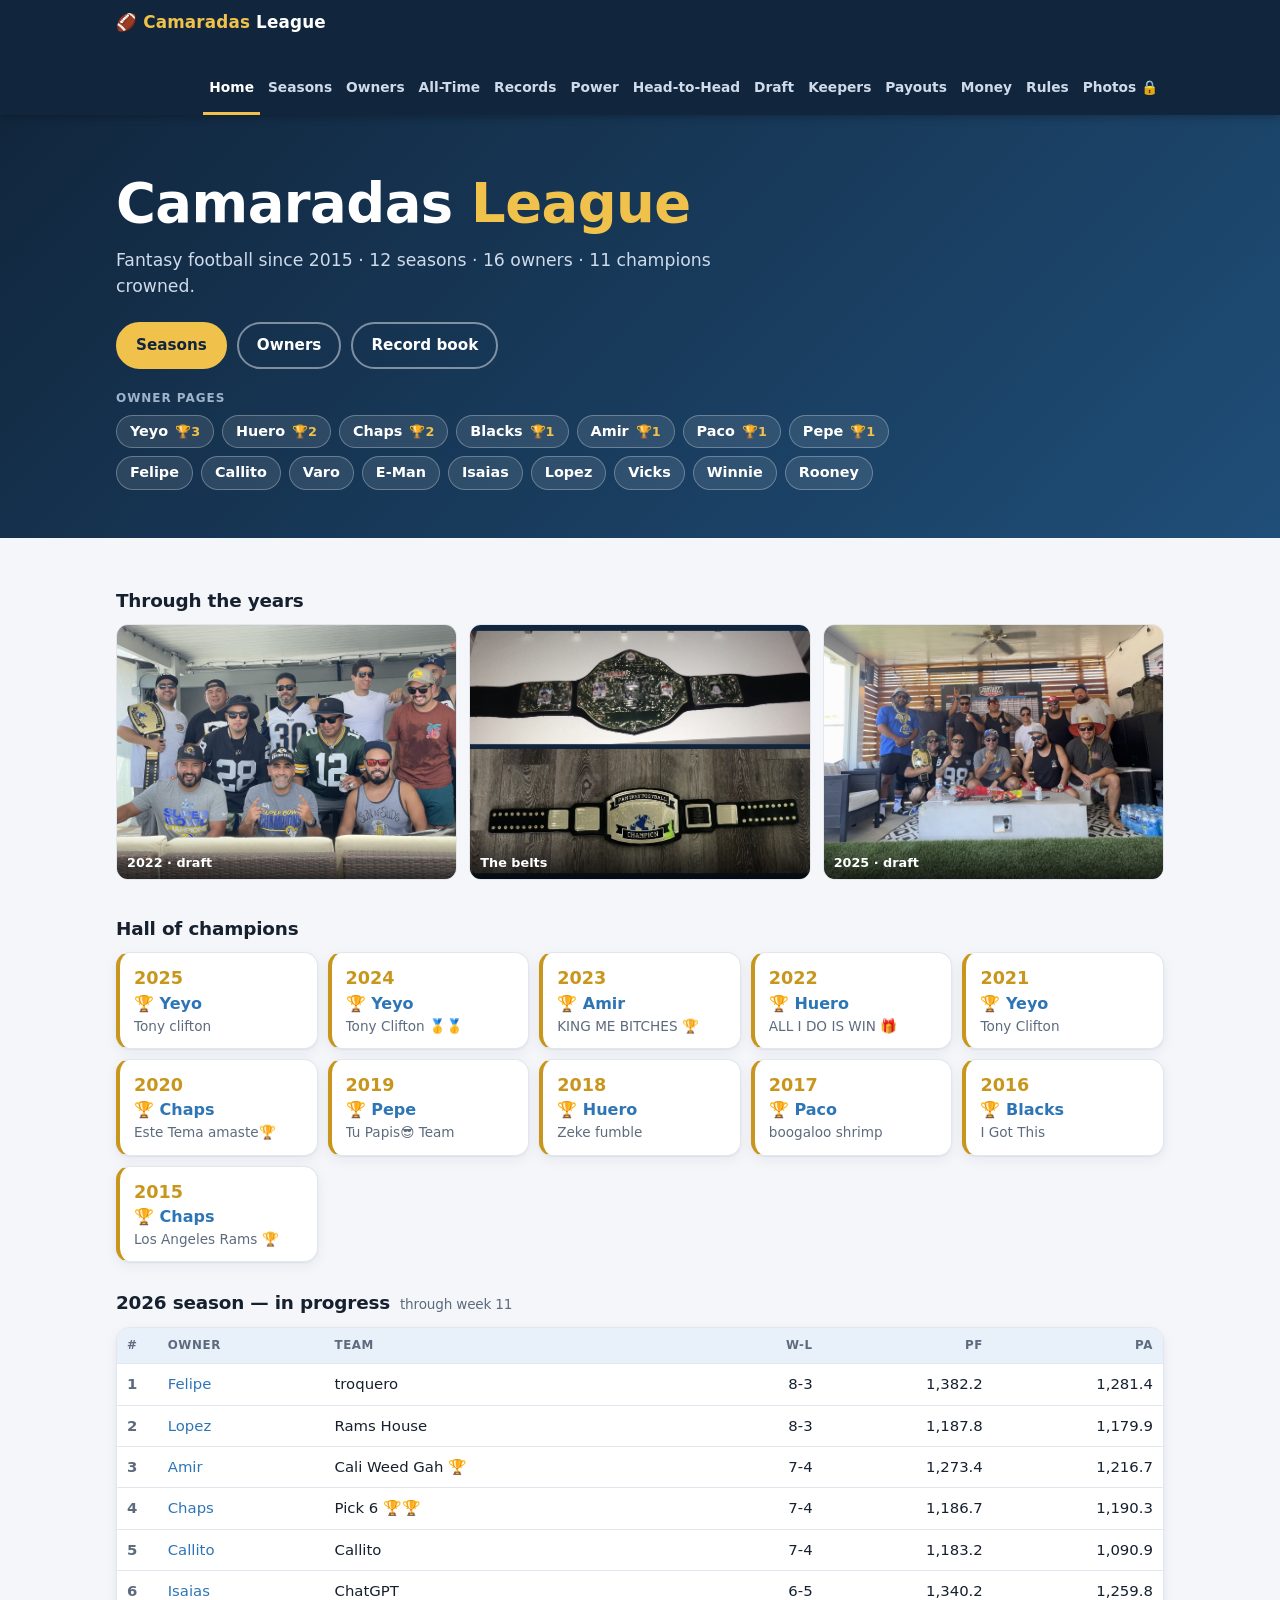
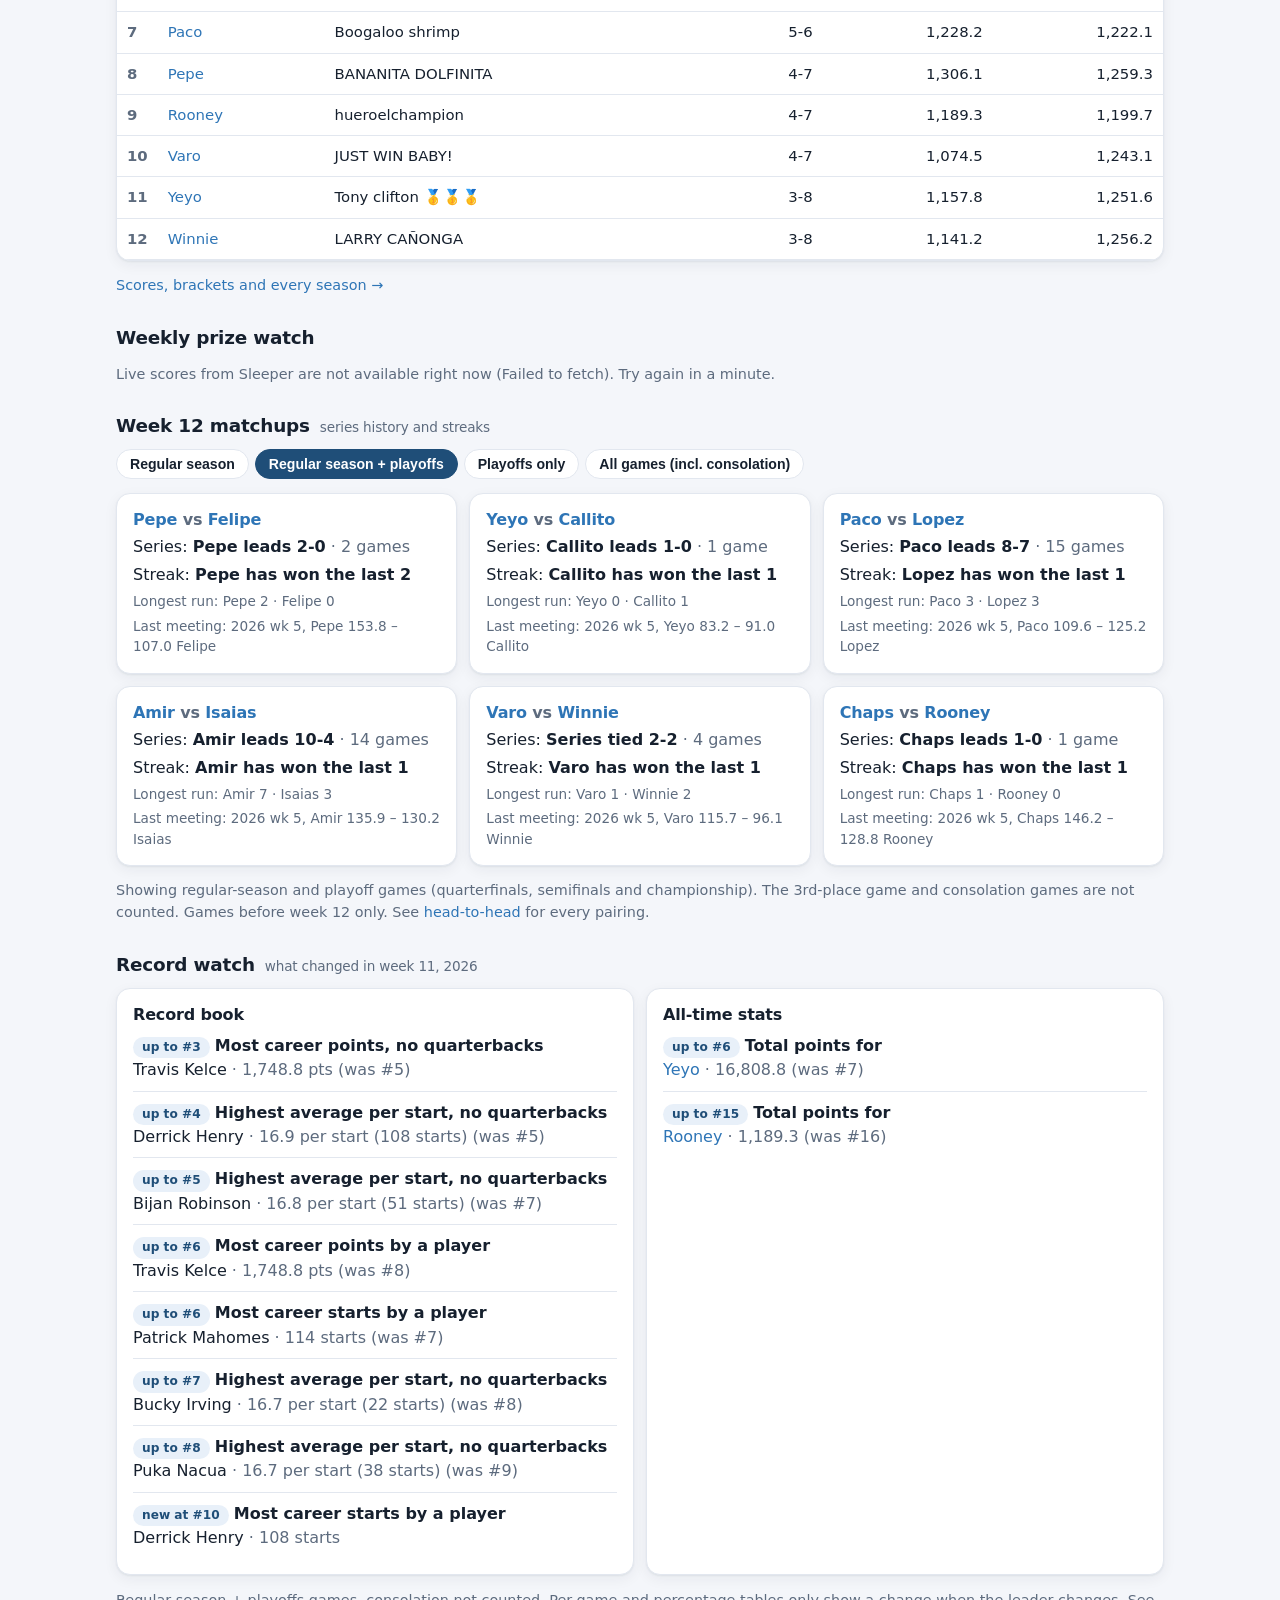
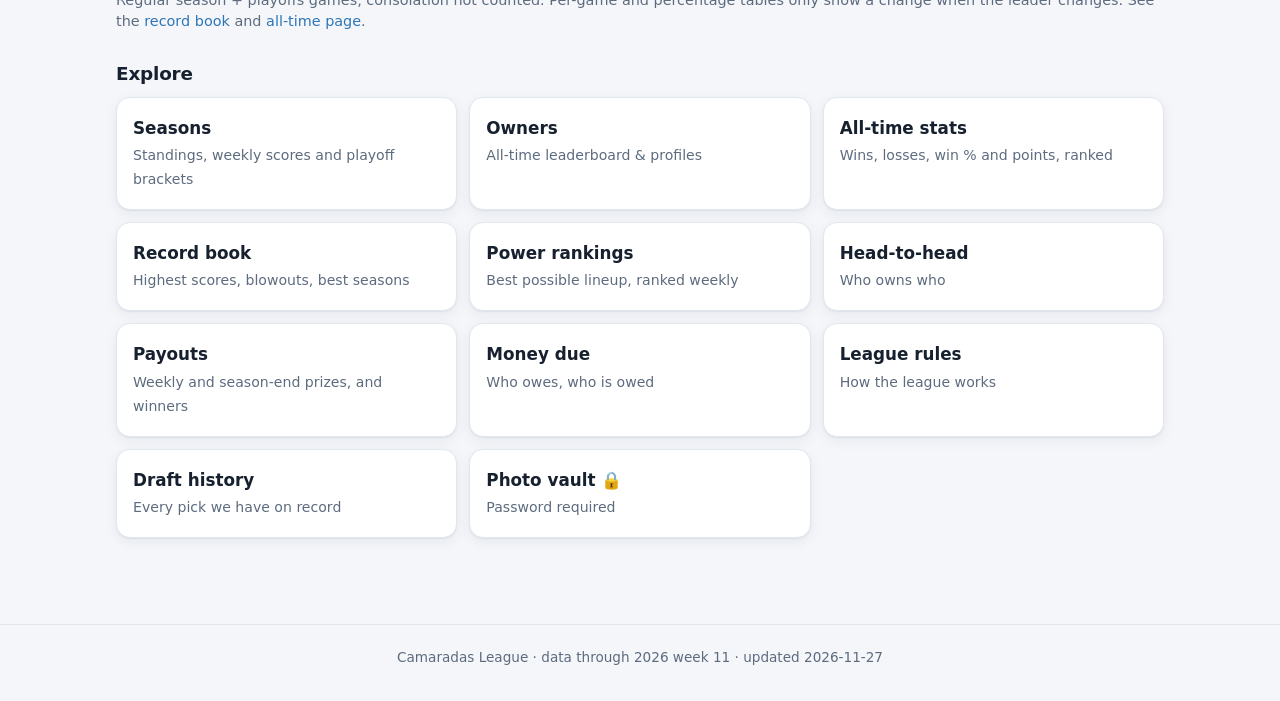
<file: index.html>
<!doctype html>
<html lang="en">
<head>
<meta charset="utf-8">
<meta name="viewport" content="width=device-width, initial-scale=1">
<title>Camaradas League</title>
<meta name="description" content="Standings, champions, records and history for the Camaradas fantasy football league.">
<link rel="stylesheet" href="assets/site.css">
</head>
<body>
<section class="hero">
  <div class="wrap">
    <h1 id="h1">Camaradas <em>League</em></h1>
    <p id="tag">Fantasy football history, records and bragging rights.</p>
    <div class="cta">
      <a class="btn" href="seasons.html">Seasons</a>
      <a class="btn ghost" href="owners.html">Owners</a>
      <a class="btn ghost" href="records.html">Record book</a>
    </div>
    <div class="owner-chips" id="ochips" aria-label="Owner pages"></div>
  </div>
</section>
<main>
  <div class="wrap">
    <section id="photos" hidden>
      <h2 class="sec-title">Through the years</h2>
      <div class="strip" id="strip"></div>
    </section>

    <section>
      <h2 class="sec-title">Hall of champions</h2>
      <div class="champs" id="champs"></div>
    </section>

    <section>
      <h2 class="sec-title"><span id="curTitle">This season</span> <small id="curSub"></small></h2>
      <div class="card table-wrap"><table id="cur"></table></div>
      <p class="note"><a href="seasons.html">Scores, brackets and every season &rarr;</a></p>
    </section>

    <section id="prizewatch" hidden>
      <h2 class="sec-title"><span id="lvTitle">Weekly prize watch</span></h2>
      <div id="lvBody"></div>
    </section>

    <section id="thisweek" hidden>
      <h2 class="sec-title"><span id="twTitle">This week's matchups</span> <small id="twSub"></small></h2>
      <div class="pills" id="twPills" role="group" aria-label="Which games count"></div>
      <div class="grid g3" id="twGrid" style="margin-top:12px"></div>
      <p class="note" id="twNote"></p>
    </section>

    <section id="watch" hidden>
      <h2 class="sec-title">Record watch <small id="watchSub"></small></h2>
      <div class="grid g2">
        <div class="card"><div class="pad"><h3 class="sub-title">Record book</h3><div id="wRec"></div></div></div>
        <div class="card"><div class="pad"><h3 class="sub-title">All-time stats</h3><div id="wAt"></div></div></div>
      </div>
      <p class="note" id="watchNote"></p>
    </section>

    <section>
      <h2 class="sec-title">Explore</h2>
      <div class="grid g3" id="links"></div>
    </section>
  </div>
</main>
<script src="assets/site.js"></script>
<script src="assets/live.js"></script>
<script>
L.boot("index.html", null, async (meta) => {
  const { $, esc, getJSON, rec, ownerLink } = L;
  const [seasons] = await Promise.all([getJSON("data/seasons.json")]);
  const years = meta.currentSeason - meta.firstYear + 1;
  $("#tag").textContent = "Fantasy football since " + meta.firstYear + " · " + years + " seasons · " +
    meta.owners.length + " owners · " + meta.champions.length + " champions crowned.";

  // owner shortcuts in the hero (most titles first)
  $("#ochips").innerHTML = '<span class="lbl">Owner pages</span>' + meta.owners.map((o) =>
    '<a class="chip" href="owner.html?o=' + encodeURIComponent(o.slug) + '">' + esc(o.nick) +
    (o.titles ? ' <span class="t">🏆' + o.titles + "</span>" : "") + "</a>").join("");

  // public photos (optional)
  try {
    const list = await getJSON("images/public/manifest.json");
    if (list.length) {
      $("#strip").innerHTML = list.map((p) =>
        '<figure class="thumb" style="margin:0"><img loading="lazy" src="images/public/' + encodeURI(p.file) + '" alt="' + esc(p.caption || "League photo") + '">' +
        '<figcaption class="cap">' + (p.year ? esc(p.year) + " · " : "") + esc(p.caption || "") + "</figcaption></figure>").join("");
      $("#strip").className = "strip" + (list.length === 1 ? " solo" : list.length <= 3 ? " few" : "");
      $("#photos").hidden = false;
    }
  } catch (e) { /* no public photos yet */ }


  // weekly prize watch: live leader from Sleeper (needs data/live.json)
  try { if (window.LiveTracker) LiveTracker.init(L); } catch (e) { /* section stays hidden */ }

  // this week's matchups: all-time series and current streak for each pairing
  try {
    const T = await getJSON("data/thisweek.json");
    if (T.scopes && T.scopes.length && T.scopes[0].matchups.length) {
      let tkey = L.pickScope(T.scopes, T.defaultScope);
      $("#twTitle").textContent = "Week " + T.week + " matchups";
      $("#twSub").textContent = "series history and streaks";
      const card = (m) => {
        const [w, l, t] = m.rec, g = w + l + t, a = m.a, b = m.b;
        const head = "<div class='pad'><h3 class='sub-title' style='margin:0 0 6px'>" + ownerLink(a.slug, a.nick) + " <span class='muted'>vs</span> " + ownerLink(b.slug, b.nick) + "</h3>";
        if (!g) return "<div class='card'>" + head + "<p class='muted' style='margin:0'>First meeting in these games.</p></div></div>";
        const lead = w > l ? esc(a.nick) + " leads " + rec(w, l, t) : l > w ? esc(b.nick) + " leads " + rec(l, w, t) : "Series tied " + rec(w, l, t);
        const sk = m.streak ? (m.streak > 0 ? esc(a.nick) : esc(b.nick)) + " has won the last " + Math.abs(m.streak) : "Last game was a tie";
        const lg = m.last ? "Last meeting: " + (m.last.year + " wk " + m.last.week) + ", " + esc(a.nick) + " " + L.num(m.last.a) + " – " + L.num(m.last.b) + " " + esc(b.nick) : "";
        return "<div class='card'>" + head + "<p style='margin:0 0 4px'>Series: <b>" + lead + "</b> <span class='muted'>· " + g + " game" + (g === 1 ? "" : "s") + "</span></p>" +
          "<p style='margin:0 0 4px'>Streak: <b>" + sk + "</b></p>" +
          "<p class='muted' style='margin:0;font-size:.85rem'>Longest run: " + esc(a.nick) + " " + m.bestA + " · " + esc(b.nick) + " " + m.bestB + "</p>" +
          (lg ? "<p class='muted' style='margin:4px 0 0;font-size:.85rem'>" + lg + "</p>" : "") + "</div></div>";
      };
      const drawTw = () => {
        L.scopePills($("#twPills"), T.scopes, tkey, (k) => { tkey = k; drawTw(); });
        $("#twGrid").innerHTML = T.scopes.find((x) => x.key === tkey).matchups.map(card).join("");
        $("#twNote").innerHTML = esc(L.SCOPE_NOTES[tkey]) + " Games before week " + T.week + " only. See <a href='h2h.html'>head-to-head</a> for every pairing.";
      };
      drawTw();
      $("#thisweek").hidden = false;
    }
  } catch (e) { /* no matchups file yet: section stays hidden */ }

  // champions
  $("#champs").innerHTML = meta.champions.slice().reverse().map((c) =>
    '<div class="card champ-card"><div class="y">' + c.year + '</div><div class="n">🏆 ' + ownerLink(c.slug, c.nick) +
    '</div><div class="t" title="' + esc(c.team) + '">' + esc(c.team) + "</div></div>").join("");

  // current season
  const cur = seasons[0];
  $("#curTitle").textContent = cur.year + (cur.inProgress ? " season — in progress" : " final standings");
  $("#curSub").textContent = cur.inProgress ? "through week " + cur.weeksPlayed : "";
  $("#cur").innerHTML = "<thead><tr><th>#</th><th class='l'>Owner</th><th class='l'>Team</th><th>W-L</th><th>PF</th><th>PA</th></tr></thead><tbody>" +
    cur.standings.map((t) => "<tr><td class='rank'>" + t.rank + "</td><td class='l'>" + ownerLink(t.slug, t.nick) + "</td><td class='l'>" + esc(t.team) +
      "</td><td>" + rec(t.w, t.l, t.t) + "</td><td>" + L.num(t.pf) + "</td><td>" + L.num(t.pa) + "</td></tr>").join("") + "</tbody>";
  $("#cur th:nth-child(2)").className = "l";


  // record watch: what the latest week changed in the record book and the all-time tables
  try {
    const A = await getJSON("data/activity.json");
    const multi = A.weeks.length > 1;
    const label = A.weeks.length ? (multi ? "weeks " + A.weeks[0].week + "–" + A.weeks[A.weeks.length - 1].week : "week " + A.weeks[0].week) + ", " + A.weeks[A.weeks.length - 1].year : "";
    $("#watchSub").textContent = "what changed in " + label;
    const who = (e) => e.slug ? ownerLink(e.slug, e.who) : esc(e.who);
    const wk = (e) => multi ? '<span class="muted">Wk ' + e.week + " · </span>" : "";
    const badge = (e) => e.rank === 1 ? '<span class="badge gold">NEW RECORD</span>' : '<span class="badge blue">' + (e.prev ? "up to #" + e.rank : "new at #" + e.rank) + "</span>";
    const rows = (list, fn, empty) => list.length ? '<ul class="feed">' + list.map(fn).join("") + "</ul>" : '<p class="muted" style="margin:0">' + empty + "</p>";
    $("#wRec").innerHTML = rows(A.records, (e) =>
      "<li>" + badge(e) + " <b>" + esc(e.cat) + "</b><br>" + wk(e) + who(e) + ' <span class="muted">· ' + esc(e.detail) + (e.prev ? " (was #" + e.prev + ")" : "") + "</span></li>",
      "No records fell in " + label + ".");
    $("#wAt").innerHTML = rows(A.alltime, (e) =>
      "<li>" + (e.rank === 1 ? '<span class="badge gold">TAKES THE LEAD</span>' : '<span class="badge blue">up to #' + e.rank + "</span>") + " <b>" + esc(e.cat) + "</b><br>" + wk(e) + who(e) +
      ' <span class="muted">· ' + esc(e.value) + " (was #" + e.prev + ")</span></li>",
      "No changes to the all-time tables in " + label + ".");
    $("#watchNote").innerHTML = esc(A.scope) + " games, consolation not counted. Per-game and percentage tables only show a change when the leader changes. See the <a href='records.html'>record book</a> and <a href='alltime.html'>all-time page</a>.";
    $("#watch").hidden = false;
  } catch (e) { /* no activity file yet */ }

  const links = [["seasons.html", "Seasons", "Standings, weekly scores and playoff brackets"], ["owners.html", "Owners", "All-time leaderboard & profiles"],
    ["alltime.html", "All-time stats", "Wins, losses, win % and points, ranked"],
    ["records.html", "Record book", "Highest scores, blowouts, best seasons"], ["power.html", "Power rankings", "Best possible lineup, ranked weekly"], ["h2h.html", "Head-to-head", "Who owns who"],
    ["payouts.html", "Payouts", "Weekly and season-end prizes, and winners"], ["money.html", "Money due", "Who owes, who is owed"], ["rules.html", "League rules", "How the league works"],
    ["draft.html", "Draft history", "Every pick we have on record"], ["photos.html", "Photo vault 🔒", "Password required"]];
  $("#links").innerHTML = links.map(([h, t, d]) => '<a class="card linkcard" href="' + h + '"><b>' + t + "</b><span>" + d + "</span></a>").join("");
});
</script>
</body>
</html>
</file>
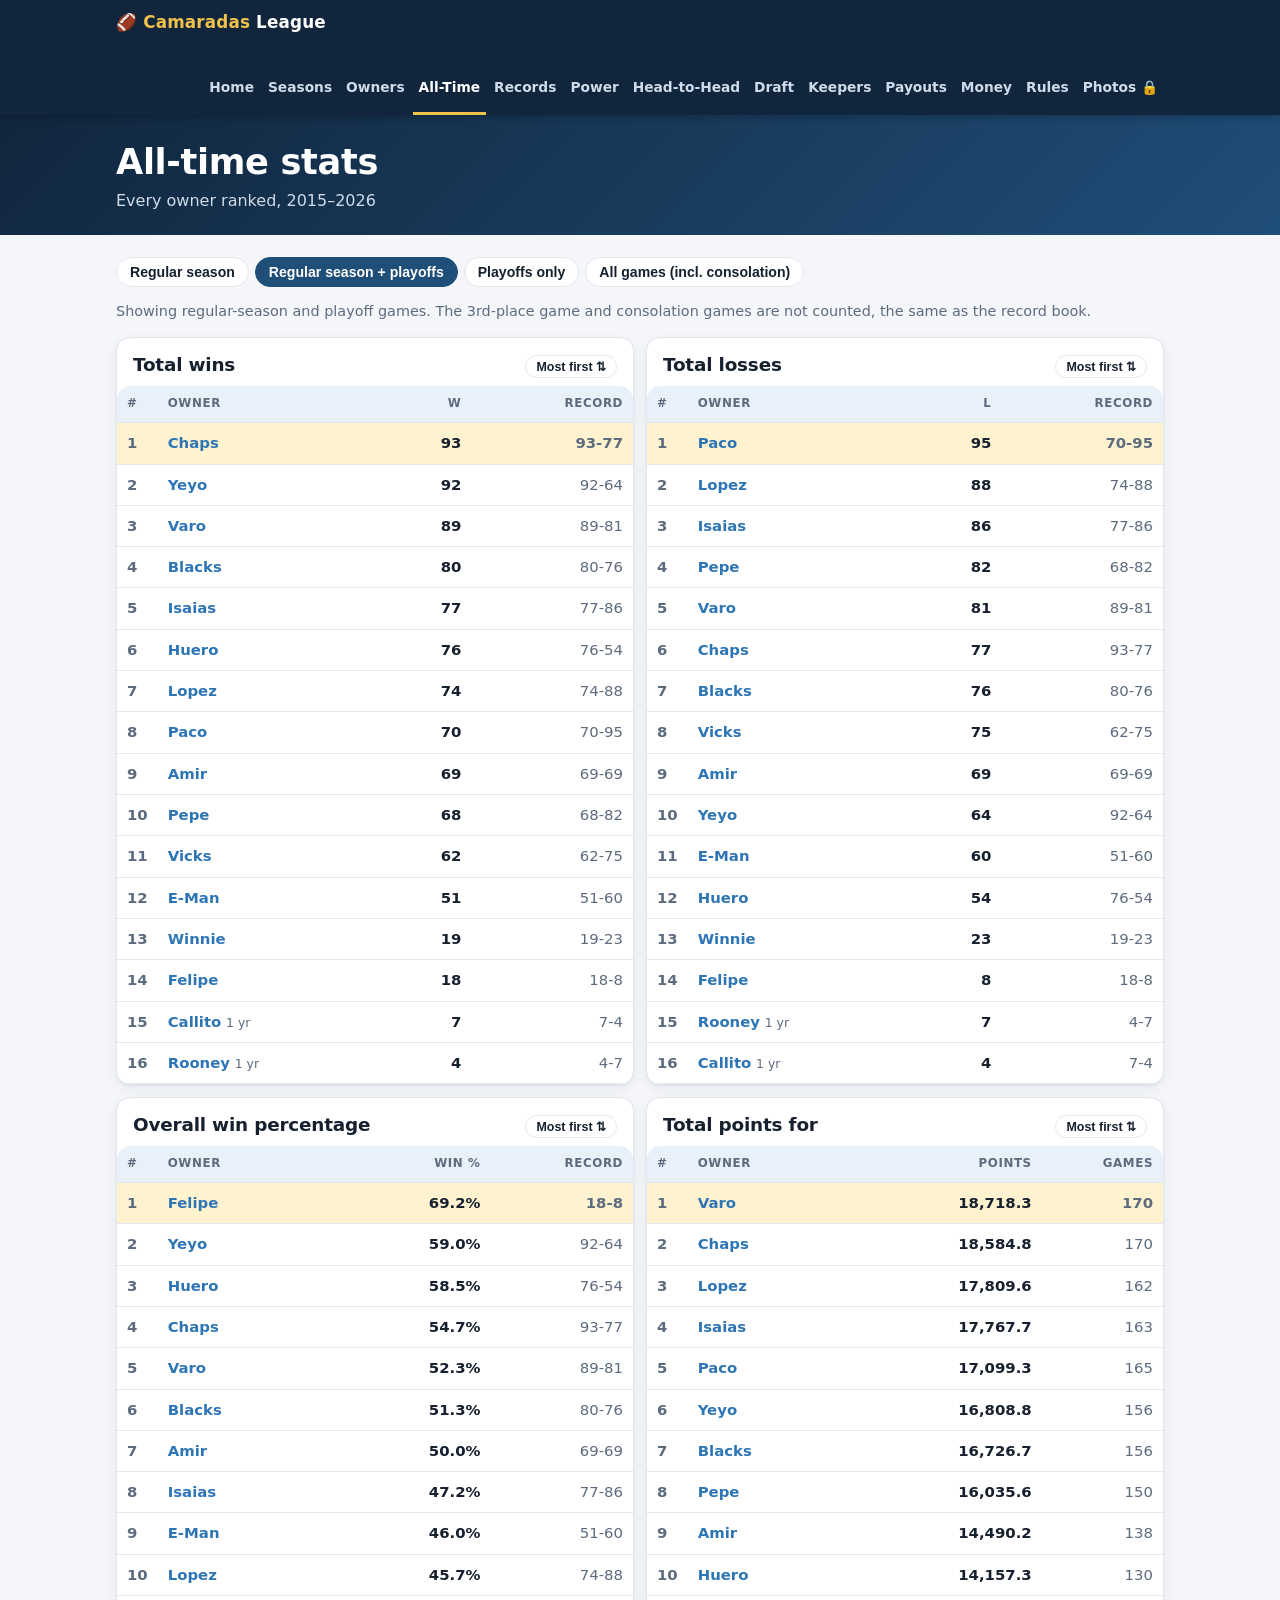
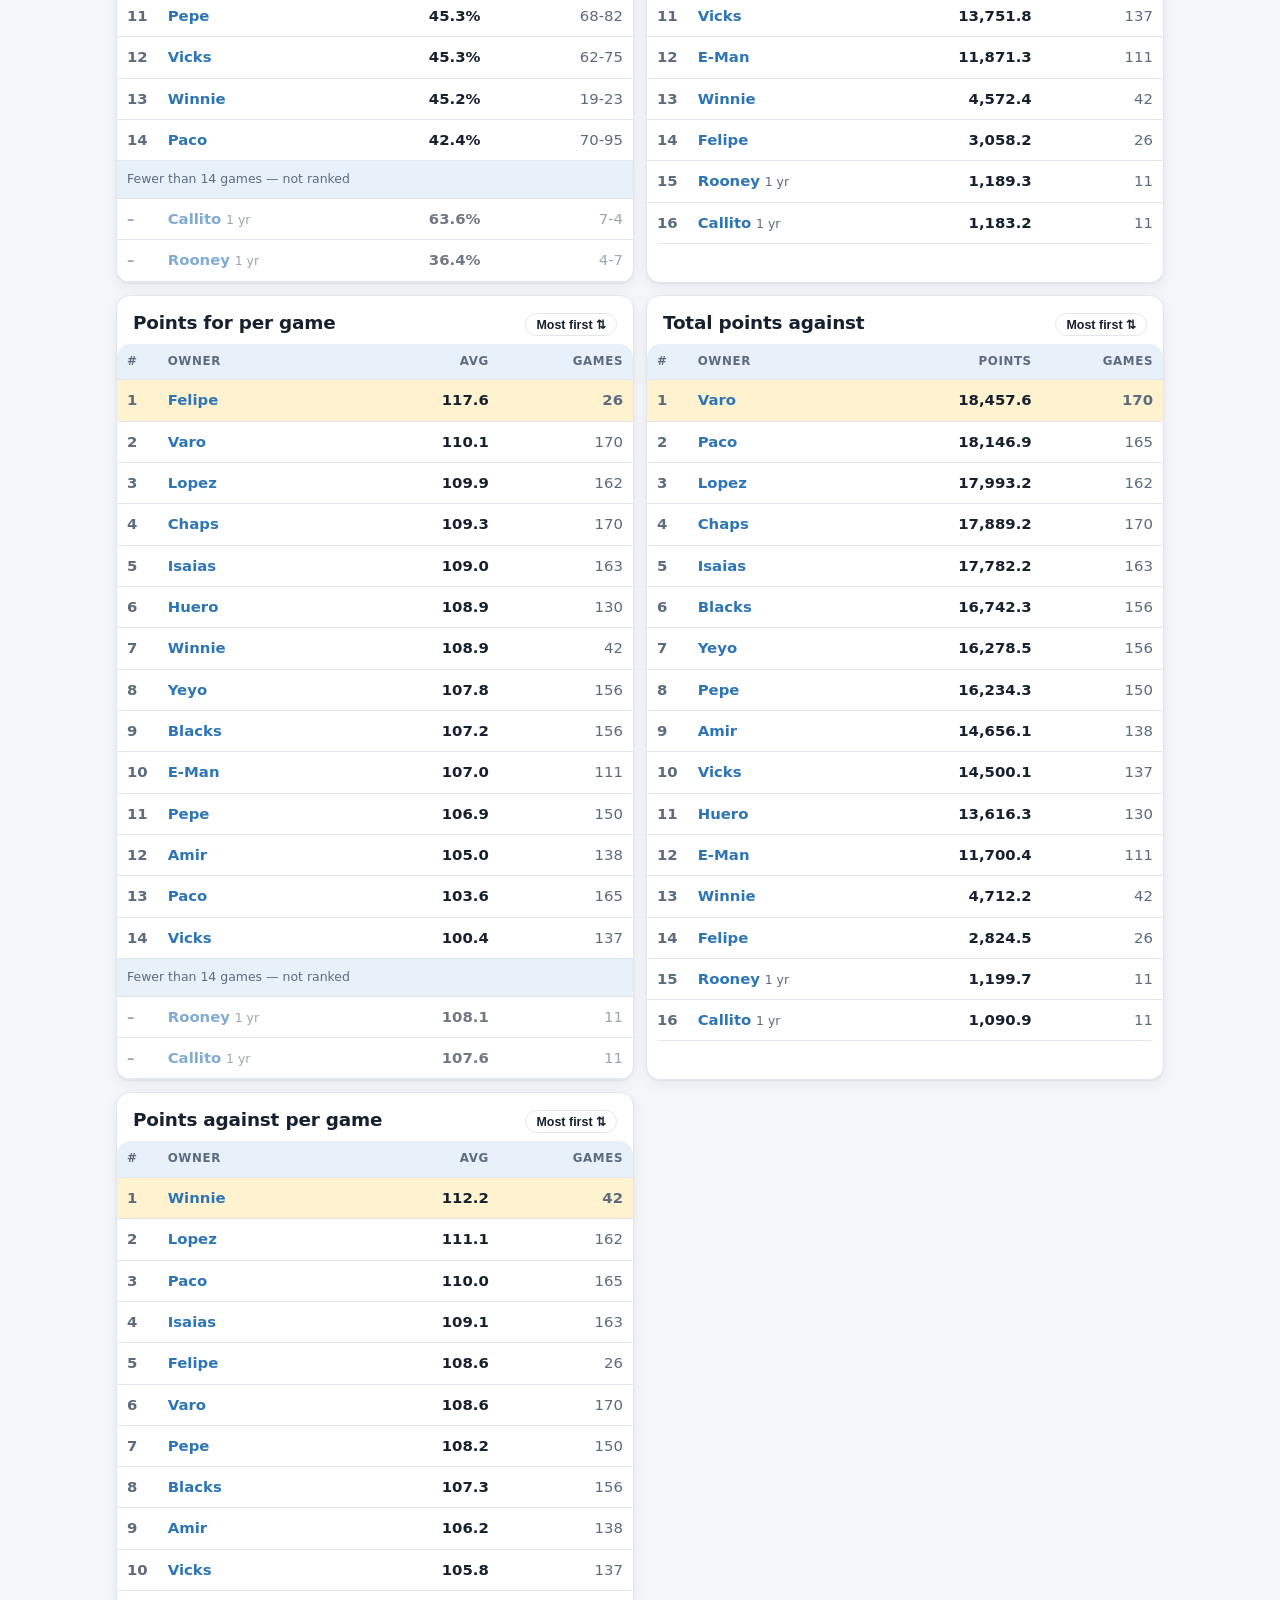
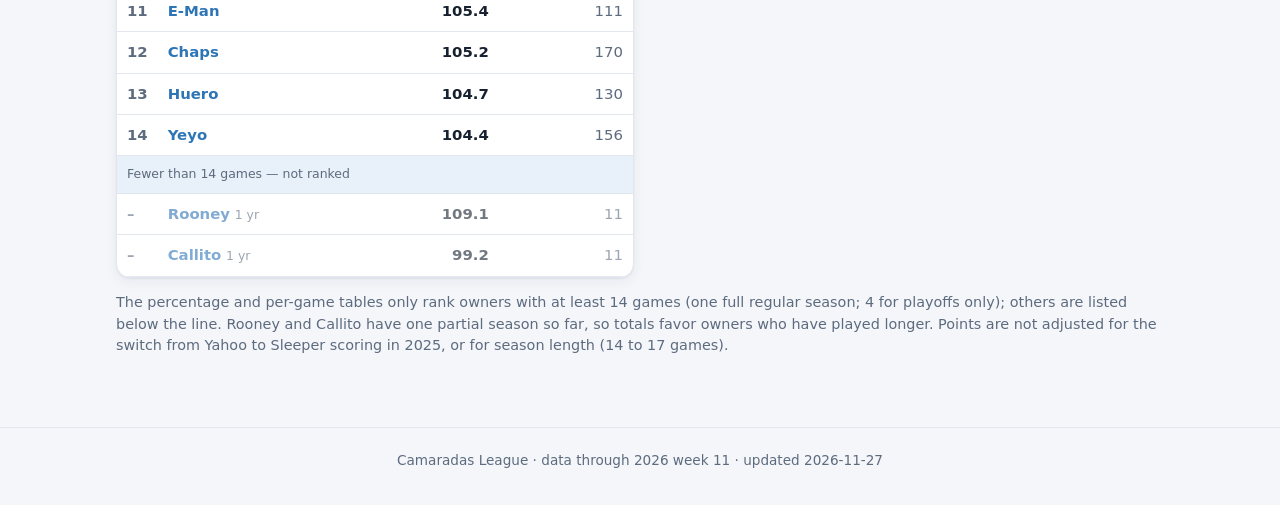
<file: alltime.html>
<!doctype html>
<html lang="en">
<head>
<meta charset="utf-8">
<meta name="viewport" content="width=device-width, initial-scale=1">
<title>All-time stats</title>
<link rel="stylesheet" href="assets/site.css">
</head>
<body>
<main>
  <div class="wrap">
    <div class="pills" id="pills" role="group" aria-label="Which games count"></div>
    <p class="note" id="scopeNote"></p>
    <div class="grid g2" id="tables"></div>
    <p class="note">The percentage and per-game tables only rank owners with at least 14 games (one full regular season; 4 for playoffs only); others are listed below the line. Rooney and Callito have one partial season so far, so totals favor owners who have played longer. Points are not adjusted for the switch from Yahoo to Sleeper scoring in 2025, or for season length (14 to 17 games).</p>
  </div>
</main>
<script src="assets/site.js"></script>
<script>
L.boot("alltime.html", "All-time stats", async (meta) => {
  const { $, $$, esc, getJSON, rec, pct, num, ownerLink } = L;
  const A = await getJSON("data/alltime.json");
  $("#pageSub").textContent = "Every owner ranked, " + meta.firstYear + "–" + meta.currentSeason;
  const NOTES = {
    reg: "Showing regular-season games only.",
    regpo: "Showing regular-season and playoff games. The 3rd-place game and consolation games are not counted, the same as the record book.",
    po: "Showing playoff games only (quarterfinals, semifinals and championship; the 3rd-place game is not counted). Rate tables rank owners with at least 4 playoff games.",
    all: "Showing every game, including consolation-bracket games."
  };
  const q = new URLSearchParams(location.search).get("scope");
  let scope = A.scopes.find((s) => s.key === q) || A.scopes.find((s) => s.key === "regpo") || A.scopes[0];
  const flipped = {};

  const TABLES = [
    { id: "w", title: "Total wins", vl: "W", val: (o) => o.w, fmt: (v) => v, extraL: "Record", extra: (o) => rec(o.w, o.l, o.t) },
    { id: "l", title: "Total losses", vl: "L", val: (o) => o.l, fmt: (v) => v, extraL: "Record", extra: (o) => rec(o.w, o.l, o.t) },
    { id: "pct", rate: true, title: "Overall win percentage", vl: "Win %", val: (o) => o.pct || 0, fmt: (v) => pct(v), extraL: "Record", extra: (o) => rec(o.w, o.l, o.t) },
    { id: "pf", title: "Total points for", vl: "Points", val: (o) => o.pf, fmt: (v) => num(v, 1), extraL: "Games", extra: (o) => o.games },
    { id: "apf", rate: true, title: "Points for per game", vl: "Avg", val: (o) => o.avgPf, fmt: (v) => num(v, 1), extraL: "Games", extra: (o) => o.games },
    { id: "pa", title: "Total points against", vl: "Points", val: (o) => o.pa, fmt: (v) => num(v, 1), extraL: "Games", extra: (o) => o.games },
    { id: "apa", rate: true, title: "Points against per game", vl: "Avg", val: (o) => o.avgPa, fmt: (v) => num(v, 1), extraL: "Games", extra: (o) => o.games }
  ];


  function tableHtml(t) {
    const desc = !flipped[t.id];
    const cmp = (a, b) => desc ? t.val(b) - t.val(a) : t.val(a) - t.val(b);
    const ranked = scope.owners.filter((o) => !t.rate || o.games >= scope.minGames).sort(cmp);
    const rest = scope.owners.filter((o) => t.rate && o.games < scope.minGames).sort(cmp);
    const row = (o, rank) => "<tr" + (rank === 1 ? " class='champ'" : rank === "\u2013" ? " style='opacity:.6'" : "") + "><td class='rank'>" + rank + "</td><td class='l'><b>" + ownerLink(o.slug, o.nick) +
      "</b>" + (o.seasons === 1 ? " <span class='muted' style='font-size:.78rem'>1 yr</span>" : "") + "</td><td><b>" + t.fmt(t.val(o)) + "</b></td><td class='muted'>" + t.extra(o) + "</td></tr>";
    let rank = 0, prev = null;
    let body = ranked.map((o, i) => {
      const v = Math.round(t.val(o) * 10000) / 10000;
      if (prev === null || v !== prev) rank = i + 1;
      prev = v;
      return row(o, rank);
    }).join("");
    if (rest.length) body += "<tr><td colspan='4' class='l muted' style='font-size:.78rem;background:var(--accent-soft)'>Fewer than " + scope.minGames + " games \u2014 not ranked</td></tr>" + rest.map((o) => row(o, "\u2013")).join("");
    return '<div class="card" id="t-' + t.id + '"><div class="pad" style="display:flex;justify-content:space-between;align-items:baseline;gap:8px;padding-bottom:8px">' +
      '<h2 class="sec-title" style="margin:0">' + t.title + '</h2><button class="pill flip" data-id="' + t.id + '" style="font-size:.78rem;padding:3px 10px" title="Reverse the order">' +
      (desc ? "Most first \u21C5" : "Fewest first \u21C5") + "</button></div>" +
      '<div class="table-wrap"><table><thead><tr><th>#</th><th class="l">Owner</th><th>' + t.vl + "</th><th>" + t.extraL + "</th></tr></thead><tbody>" + body + "</tbody></table></div></div>";
  }

  function draw() {
    $("#pills").innerHTML = A.scopes.map((s) => '<button class="pill' + (s.key === scope.key ? " on" : "") + '" data-k="' + s.key + '">' + esc(s.label) + "</button>").join("");
    $$("#pills .pill").forEach((b) => b.addEventListener("click", () => {
      scope = A.scopes.find((s) => s.key === b.dataset.k);
      history.replaceState(null, "", "?scope=" + scope.key);
      draw();
    }));
    $("#scopeNote").textContent = NOTES[scope.key] || "";
    $("#tables").innerHTML = TABLES.map(tableHtml).join("");
    $$(".flip").forEach((b) => b.addEventListener("click", () => { flipped[b.dataset.id] = !flipped[b.dataset.id]; draw(); }));
  }
  draw();
});
</script>
</body>
</html>
</file>
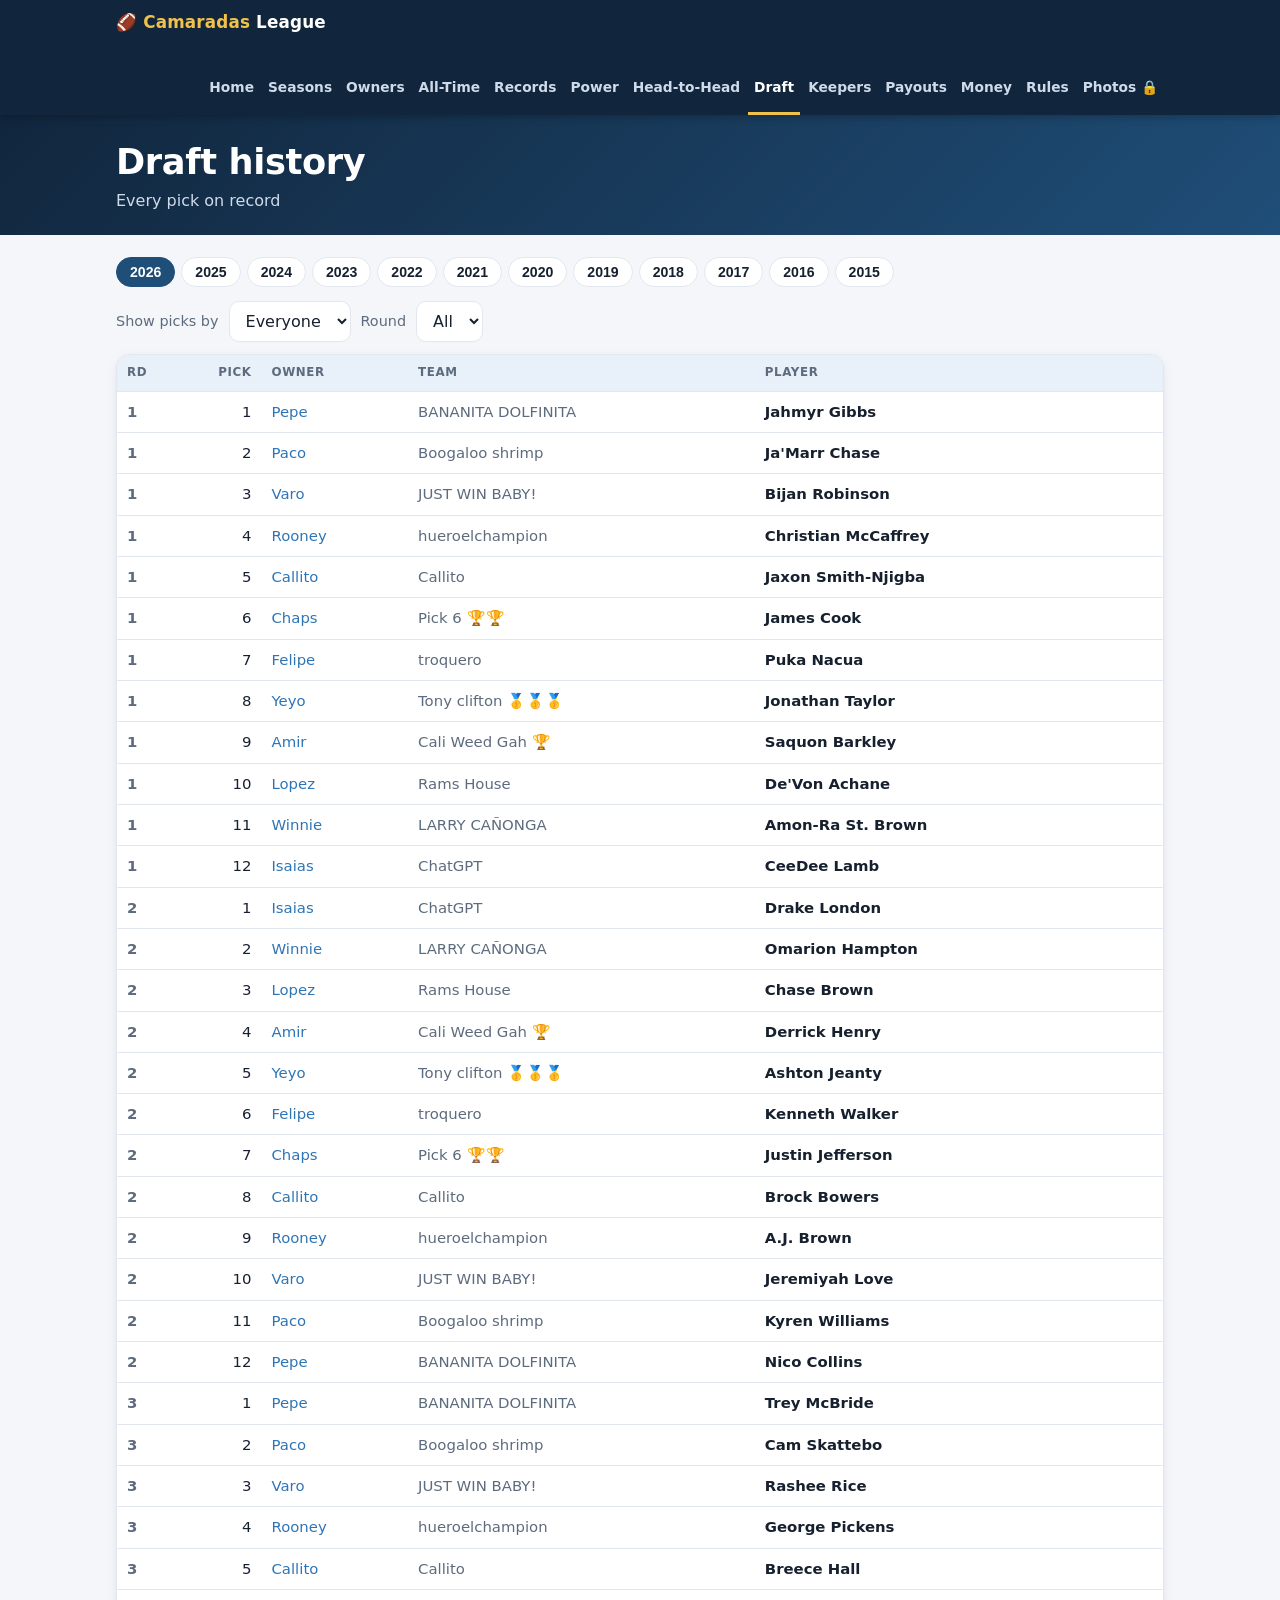
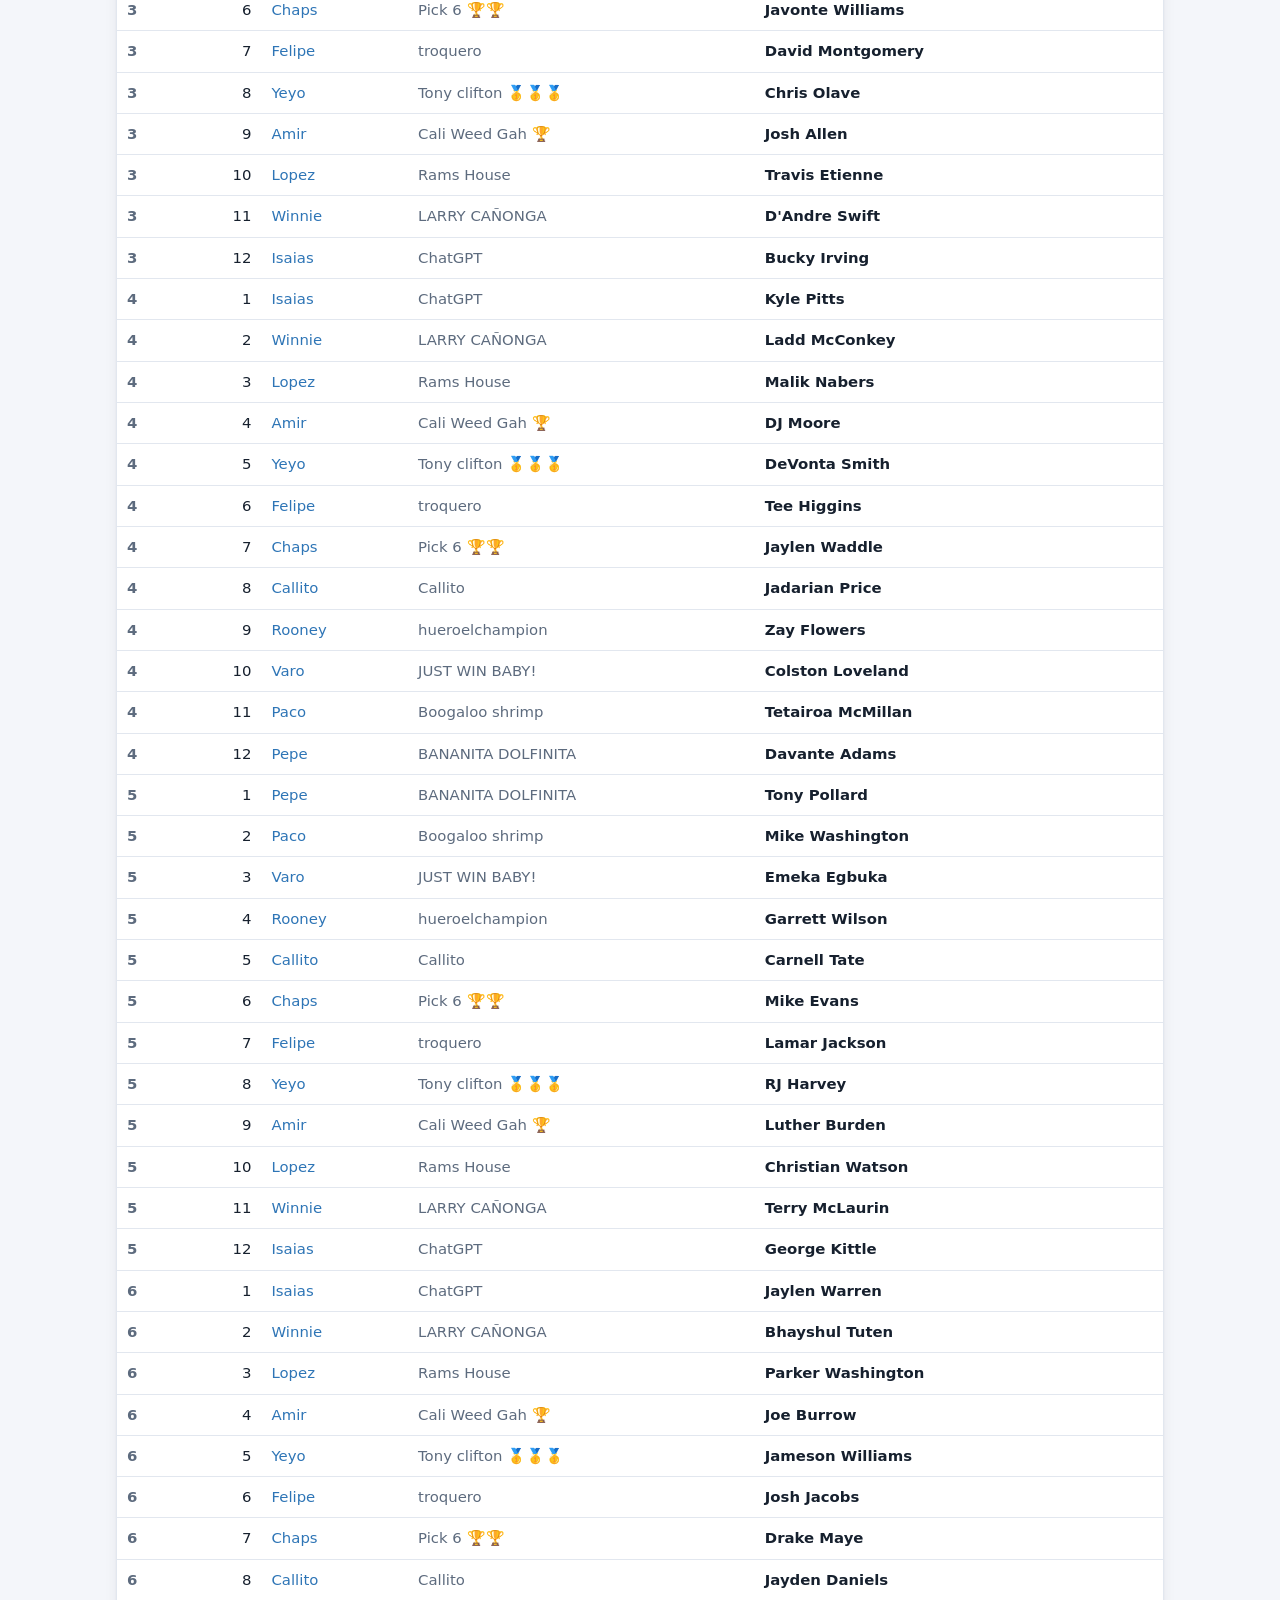
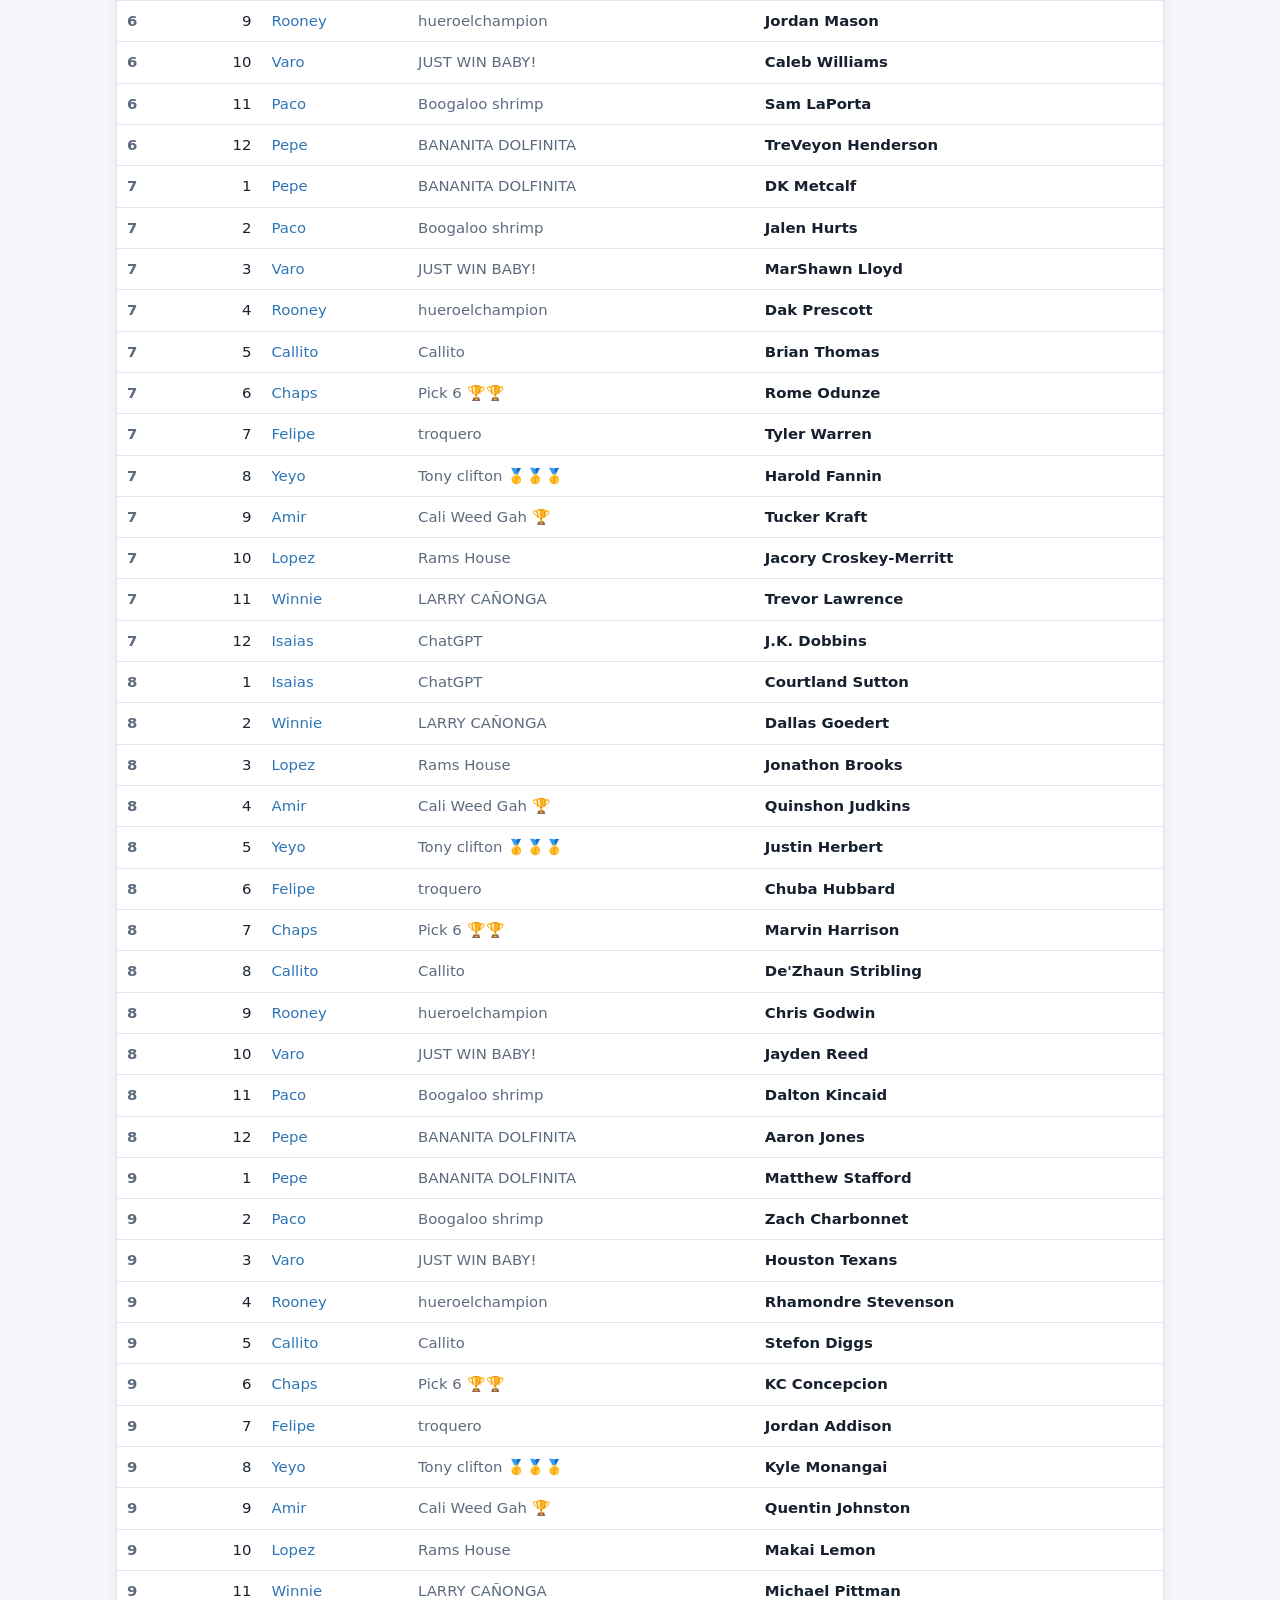
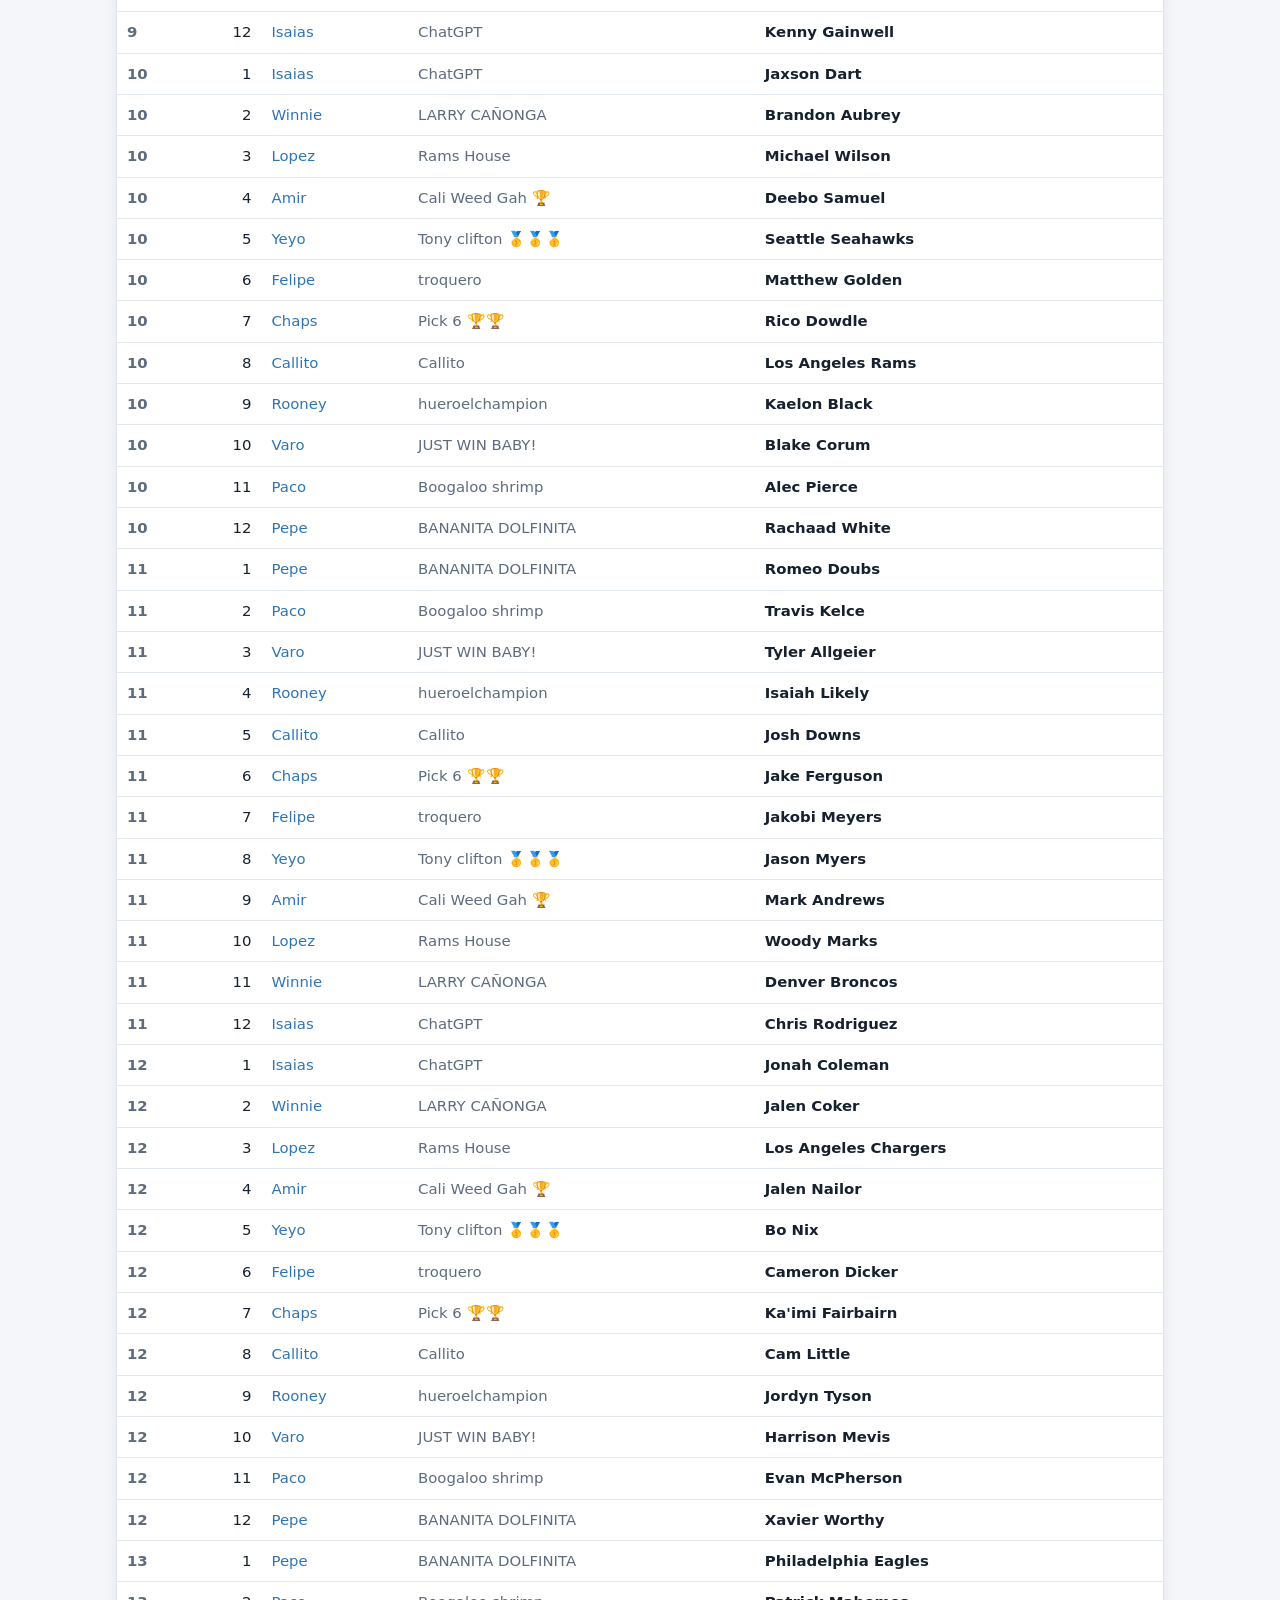
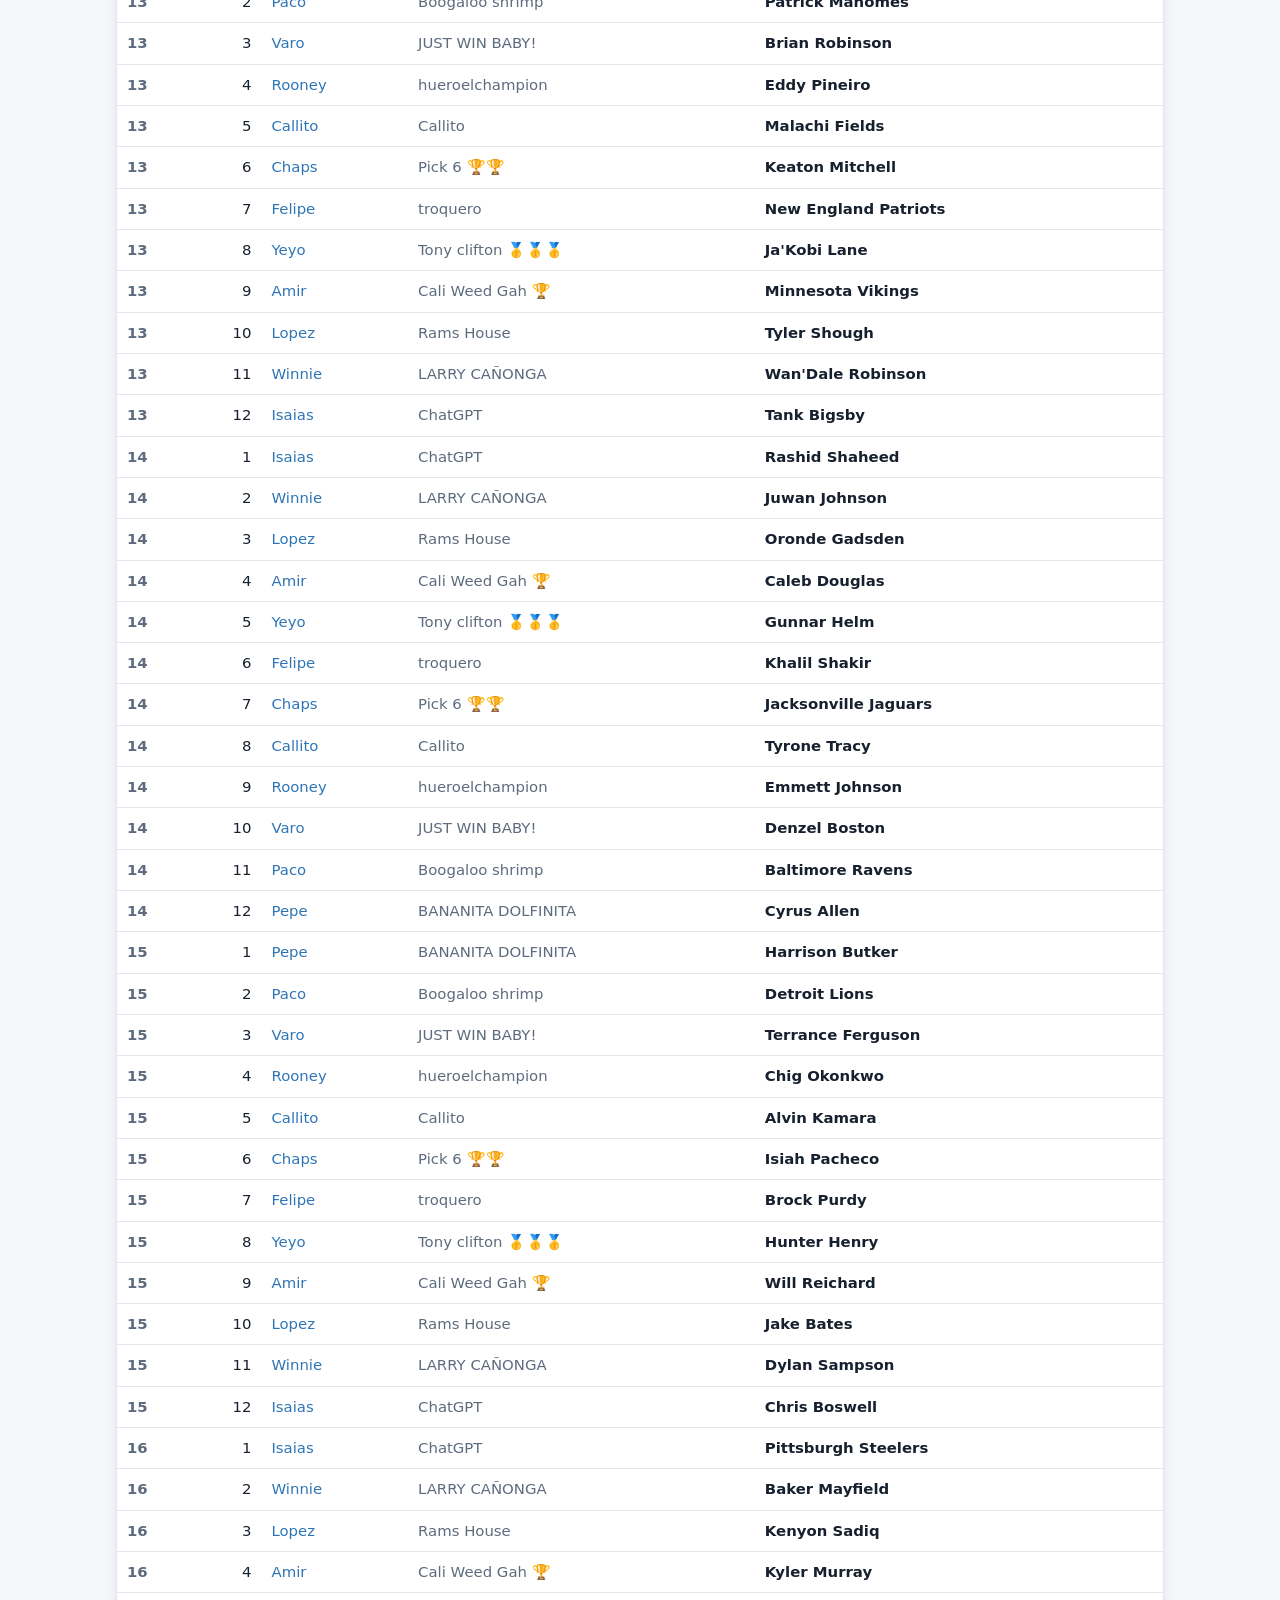
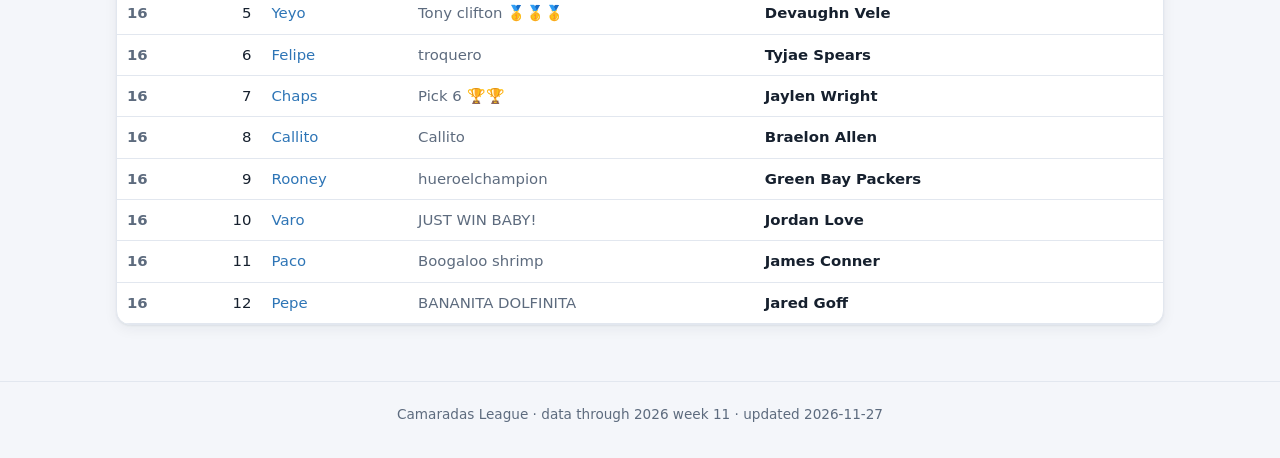
<file: draft.html>
<!doctype html>
<html lang="en">
<head>
<meta charset="utf-8">
<meta name="viewport" content="width=device-width, initial-scale=1">
<title>Draft history</title>
<link rel="stylesheet" href="assets/site.css">
</head>
<body>
<main>
  <div class="wrap">
    <div class="pills" id="pills"></div>
    <div class="row" style="margin-bottom:12px"><label for="who" class="note">Show picks by</label>
      <select id="who"><option value="">Everyone</option></select>
      <label for="rnd" class="note">Round</label>
      <select id="rnd"><option value="">All</option></select></div>
    <div id="warn"></div>
    <div class="card table-wrap"><table id="tbl"></table></div>
  </div>
</main>
<script src="assets/site.js"></script>
<script>
L.boot("draft.html", "Draft history", async (meta) => {
  const { $, $$, esc, getJSON, ownerLink } = L;
  const D = await getJSON("data/draft.json");
  $("#pageSub").textContent = "Every pick on record";
  const want = parseInt(new URLSearchParams(location.search).get("y"), 10);
  let cur = D.find((d) => d.year === want) || D[0];
  $("#pills").innerHTML = D.map((d) => '<button class="pill" data-y="' + d.year + '">' + d.year + "</button>").join("");
  $$("#pills .pill").forEach((b) => b.addEventListener("click", () => { cur = D.find((d) => d.year === +b.dataset.y); $("#who").value = ""; $("#rnd").value = ""; history.replaceState(null, "", "?y=" + cur.year); setup(); draw(); }));
  function setup() {
    const names = Array.from(new Map(cur.picks.map((p) => [p.slug, p.owner])).entries()).sort((a, b) => a[1].localeCompare(b[1]));
    $("#who").innerHTML = '<option value="">Everyone</option>' + names.map(([s, n]) => '<option value="' + s + '">' + esc(n) + "</option>").join("");
    $("#rnd").innerHTML = '<option value="">All</option>' + Array.from({ length: cur.rounds }, (_, i) => '<option value="' + (i + 1) + '">' + (i + 1) + "</option>").join("");
  }
  function draw() {
    $$("#pills .pill").forEach((b) => b.classList.toggle("on", +b.dataset.y === cur.year));
    $("#warn").innerHTML = cur.complete ? "" : '<div class="warn">Partial draft: ' + cur.count + " of " + cur.expected + " picks are on record for " + cur.year + ".</div>";
    const who = $("#who").value, rnd = $("#rnd").value;
    const rows = cur.picks.filter((p) => (!who || p.slug === who) && (!rnd || p.round === +rnd));
    $("#tbl").innerHTML = "<thead><tr><th>Rd</th><th>Pick</th><th class='l'>Owner</th><th class='l'>Team</th><th class='l'>Player</th></tr></thead><tbody>" +
      (rows.length ? rows.map((p) => "<tr><td class='rank'>" + p.round + "</td><td>" + p.pick + "</td><td class='l'>" + ownerLink(p.slug, p.owner) + "</td><td class='l muted'>" + esc(p.team) + "</td><td class='l'><b>" + esc(p.player) + "</b></td></tr>").join("")
        : "<tr><td colspan='5' class='l muted'>No picks match.</td></tr>") + "</tbody>";
  }
  $("#who").addEventListener("change", draw); $("#rnd").addEventListener("change", draw);
  setup(); draw();
});
</script>
</body>
</html>
</file>
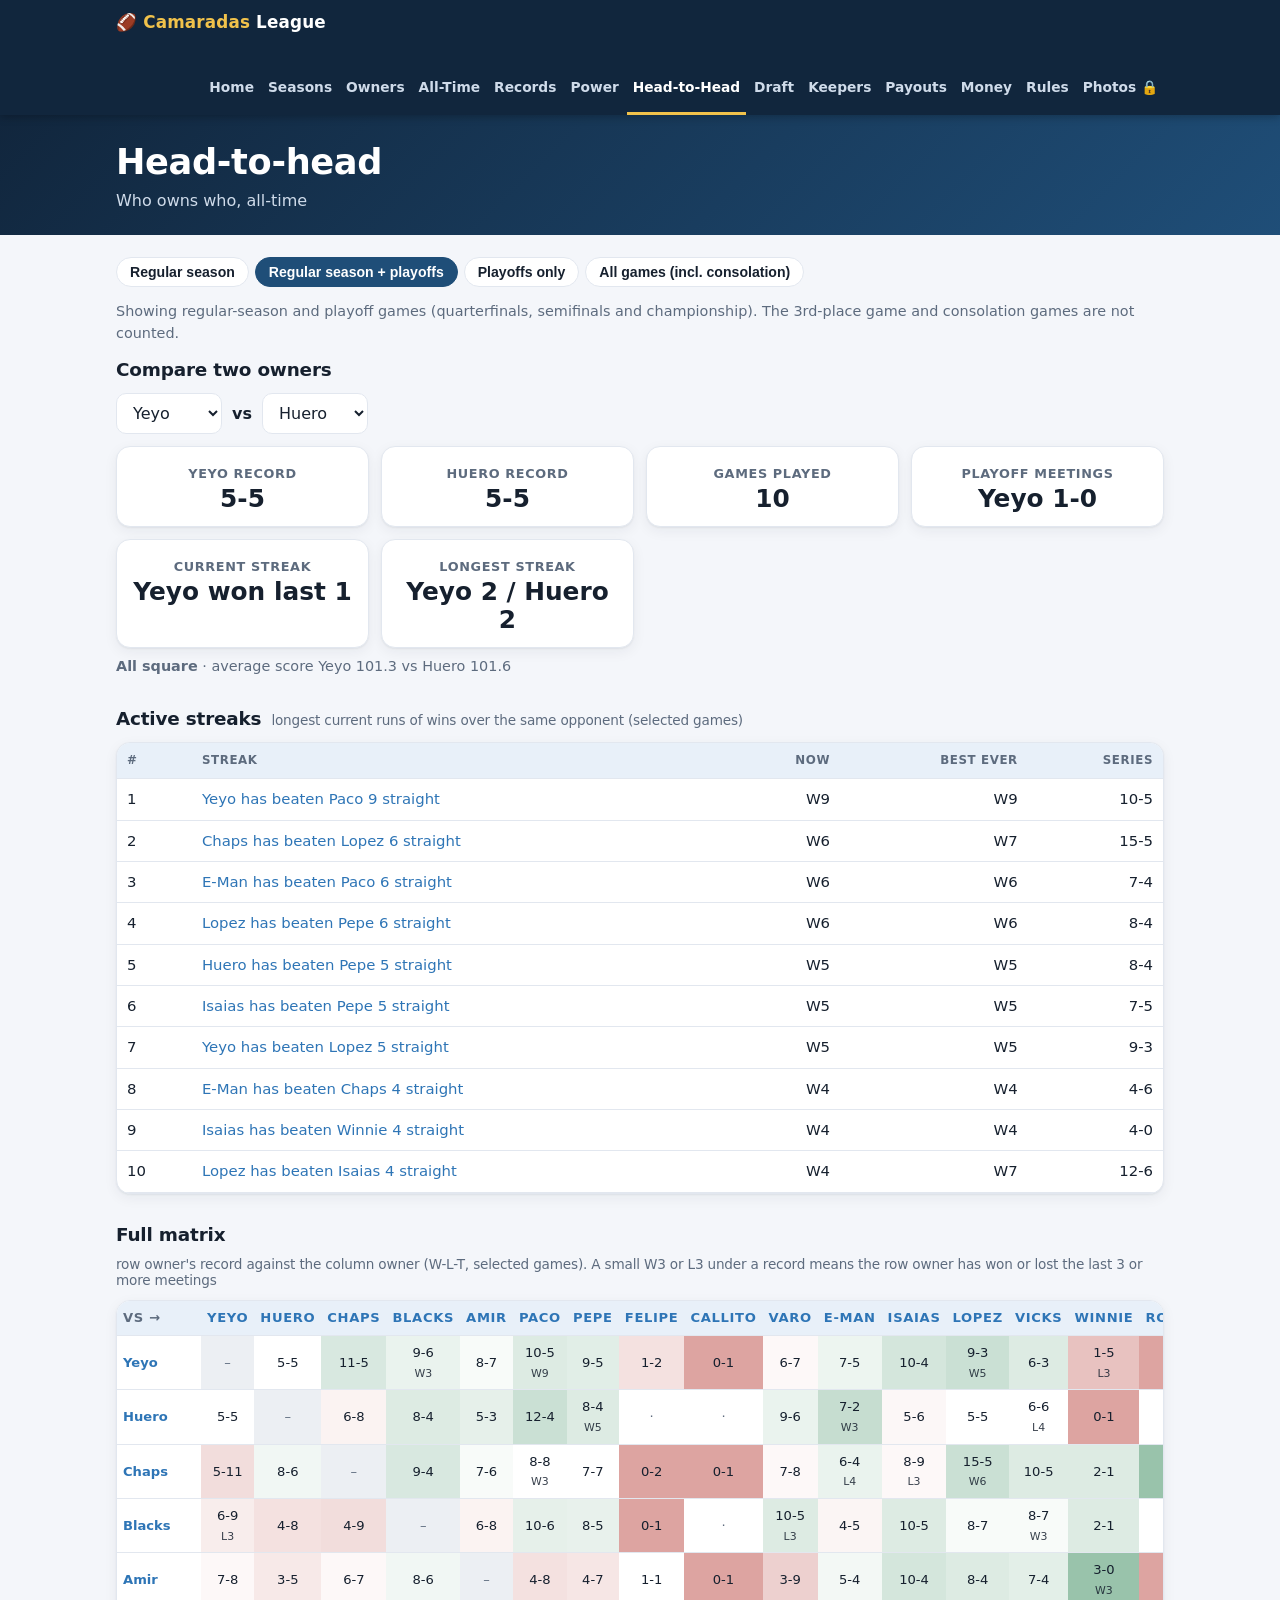
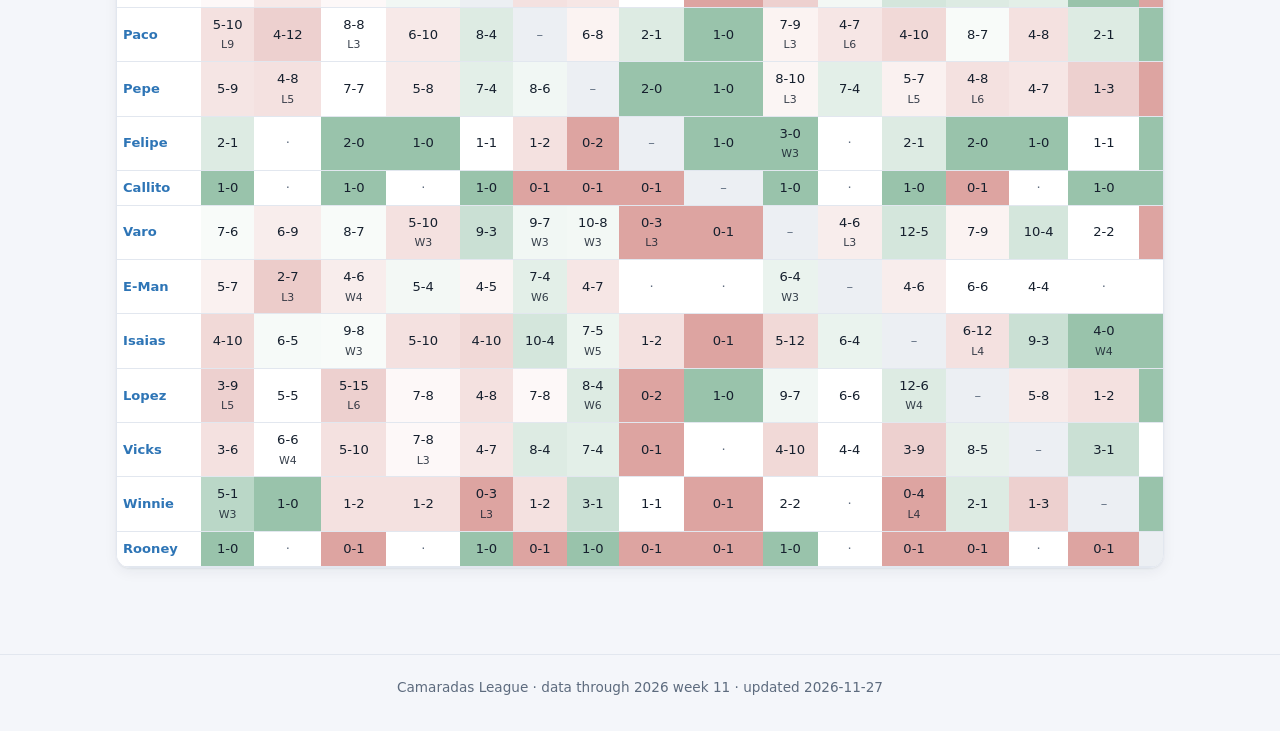
<file: h2h.html>
<!doctype html>
<html lang="en">
<head>
<meta charset="utf-8">
<meta name="viewport" content="width=device-width, initial-scale=1">
<title>Head-to-head</title>
<link rel="stylesheet" href="assets/site.css">
</head>
<body>
<main>
  <div class="wrap">
    <div class="pills" id="pills" role="group" aria-label="Which games count"></div>
    <p class="note" id="scopeNote"></p>
    <section>
      <h2 class="sec-title">Compare two owners</h2>
      <div class="row" style="margin-bottom:12px">
        <select id="a" aria-label="First owner"></select> <b>vs</b> <select id="b" aria-label="Second owner"></select>
      </div>
      <div id="cmp"></div>
    </section>
    <section>
      <h2 class="sec-title">Active streaks <small>longest current runs of wins over the same opponent (selected games)</small></h2>
      <div class="card table-wrap"><table id="streaks"></table></div>
    </section>
    <section>
      <h2 class="sec-title">Full matrix <small>row owner's record against the column owner (W-L-T, selected games). A small W3 or L3 under a record means the row owner has won or lost the last 3 or more meetings</small></h2>
      <div class="card table-wrap"><table class="matrix" id="mx"></table></div>
    </section>
  </div>
</main>
<script src="assets/site.js"></script>
<script>
L.boot("h2h.html", "Head-to-head", async (meta) => {
  const { $, esc, getJSON, rec, pct, num } = L;
  const H = await getJSON("data/h2h.json");
  $("#pageSub").textContent = "Who owns who, all-time";
  const order = H.order, nick = H.nicks;

  const STREAK_MIN = 3;
  let key = L.pickScope(H.scopes, H.defaultScope);
  const runText = (a, b, n) => esc(nick[a]) + " has beaten " + esc(nick[b]) + " " + n + " straight";

  // league-wide list of the longest active streaks
  const drawStreaks = () => {
    const SC = H.scopes.find((x) => x.key === key), S = SC.streak || {}, B = SC.best || {};
    const list = [];
    order.forEach((a) => Object.keys(S[a] || {}).forEach((b) => { if (S[a][b] >= 2) list.push([a, b, S[a][b], (SC.matrix[a][b] || [0, 0, 0])]); }));
    list.sort((x, y) => y[2] - x[2] || nick[x[0]].localeCompare(nick[y[0]]));
    const top = list.slice(0, 10);
    $("#streaks").innerHTML = top.length
      ? "<thead><tr><th>#</th><th class='l'>Streak</th><th>Now</th><th>Best ever</th><th>Series</th></tr></thead><tbody>" +
        top.map((x, i) => "<tr><td>" + (i + 1) + "</td><td class='l'><a href='h2h.html?a=" + x[0] + "&b=" + x[1] + "&scope=" + key + "'>" + runText(x[0], x[1], x[2]) + "</a></td><td>W" + x[2] + "</td><td>" + (B[x[0]] ? "W" + B[x[0]][x[1]] : "") + "</td><td>" + rec(x[3][0], x[3][1], x[3][2]) + "</td></tr>").join("") + "</tbody>"
      : "<tbody><tr><td class='note'>No one has won 2 in a row against the same opponent right now.</td></tr></tbody>";
  };
  // matrix
  const drawMatrix = () => {
    const SC = H.scopes.find((x) => x.key === key), M = SC.matrix, S = SC.streak || {};
    const cell = (r, c) => {
      if (r === c) return "<td class='self'>–</td>";
      const [w, l, t] = M[r][c];
      if (!(w + l + t)) return "<td class='muted'>·</td>";
      const p = (w + 0.5 * t) / (w + l + t);
      const bg = p > 0.5 ? "rgba(29,122,70," + ((p - 0.5) * 0.9).toFixed(2) + ")" : p < 0.5 ? "rgba(179,55,47," + ((0.5 - p) * 0.9).toFixed(2) + ")" : "transparent";
      const sk = (S[r] && S[r][c]) || 0;
      const tag = Math.abs(sk) >= STREAK_MIN ? "<br><small style='opacity:.85'>" + (sk > 0 ? "W" : "L") + Math.abs(sk) + "</small>" : "";
      return "<td style='background:" + bg + "' title='" + esc(nick[r]) + " vs " + esc(nick[c]) + ": " + rec(w, l, t) + (sk ? " (" + (sk > 0 ? "won" : "lost") + " last " + Math.abs(sk) + ")" : "") + "'>" + rec(w, l, t) + tag + "</td>";
    };
    $("#mx").innerHTML = "<thead><tr><th>vs &rarr;</th>" + order.map((c) => "<th><a href='owner.html?o=" + c + "&scope=" + key + "'>" + esc(nick[c]) + "</a></th>").join("") + "</tr></thead><tbody>" +
      order.map((r) => "<tr><td><a href='owner.html?o=" + r + "&scope=" + key + "'>" + esc(nick[r]) + "</a></td>" + order.map((c) => cell(r, c)).join("") + "</tr>").join("") + "</tbody>";
  };

  // comparator
  const opts = order.map((s) => "<option value='" + s + "'>" + esc(nick[s]) + "</option>").join("");
  $("#a").innerHTML = opts; $("#b").innerHTML = opts;
  const q = new URLSearchParams(location.search);
  $("#a").value = order.includes(q.get("a")) ? q.get("a") : order[0];
  $("#b").value = order.includes(q.get("b")) ? q.get("b") : order[1];
  async function compare() {
    const a = $("#a").value, b = $("#b").value;
    if (a === b) { $("#cmp").innerHTML = "<p class='note'>Pick two different owners.</p>"; return; }
    const oa = await getJSON("data/owner/" + a + ".json");
    const h = oa.scopes.find((x) => x.key === key).h2h.find((x) => x.slug === b);
    if (!h) { $("#cmp").innerHTML = "<p class='note'>" + esc(nick[a]) + " and " + esc(nick[b]) + " never played each other in these games.</p>"; return; }
    const SC = H.scopes.find((x) => x.key === key), sa = (SC.streak && SC.streak[a] && SC.streak[a][b]) || 0;
    const ba = (SC.best && SC.best[a] && SC.best[a][b]) || 0, bb = (SC.best && SC.best[b] && SC.best[b][a]) || 0;
    const streakTxt = sa > 0 ? esc(nick[a]) + " won last " + sa : sa < 0 ? esc(nick[b]) + " won last " + (-sa) : "none (last game tied)";
    const lead = h.w > h.l ? nick[a] + " leads" : h.l > h.w ? nick[b] + " leads" : "All square";
    const tile = (k, v) => "<div class='card tile'><span>" + k + "</span><b>" + v + "</b></div>";
    $("#cmp").innerHTML = "<div class='grid g4'>" + tile(esc(nick[a]) + " record", rec(h.w, h.l, h.t)) + tile(esc(nick[b]) + " record", rec(h.l, h.w, h.t)) +
      tile("Games played", h.games) + tile("Playoff meetings", h.playoff[0] + h.playoff[1] + h.playoff[2] ? esc(nick[a]) + " " + rec(h.playoff[0], h.playoff[1], h.playoff[2]) : "none") + tile("Current streak", streakTxt) + tile("Longest streak", esc(nick[a]) + " " + ba + " / " + esc(nick[b]) + " " + bb) + "</div>" +
      "<p class='note' style='margin-top:8px'><b>" + esc(lead) + "</b>" + (h.w === h.l ? "" : " · " + pct(h.w > h.l ? h.pct : 1 - h.pct) + " win rate") + " · average score " + esc(nick[a]) + " " + num(h.pf / h.games) + " vs " + esc(nick[b]) + " " + num(h.pa / h.games) + "</p>";
    history.replaceState(null, "", "?a=" + a + "&b=" + b + "&scope=" + key);
  }
  $("#a").addEventListener("change", compare); $("#b").addEventListener("change", compare);
  const refresh = () => {
    L.scopePills($("#pills"), H.scopes, key, (k) => { key = k; refresh(); });
    $("#scopeNote").textContent = L.SCOPE_NOTES[key];
    drawMatrix();
    drawStreaks();
    compare();
  };
  refresh();
});
</script>
</body>
</html>
</file>
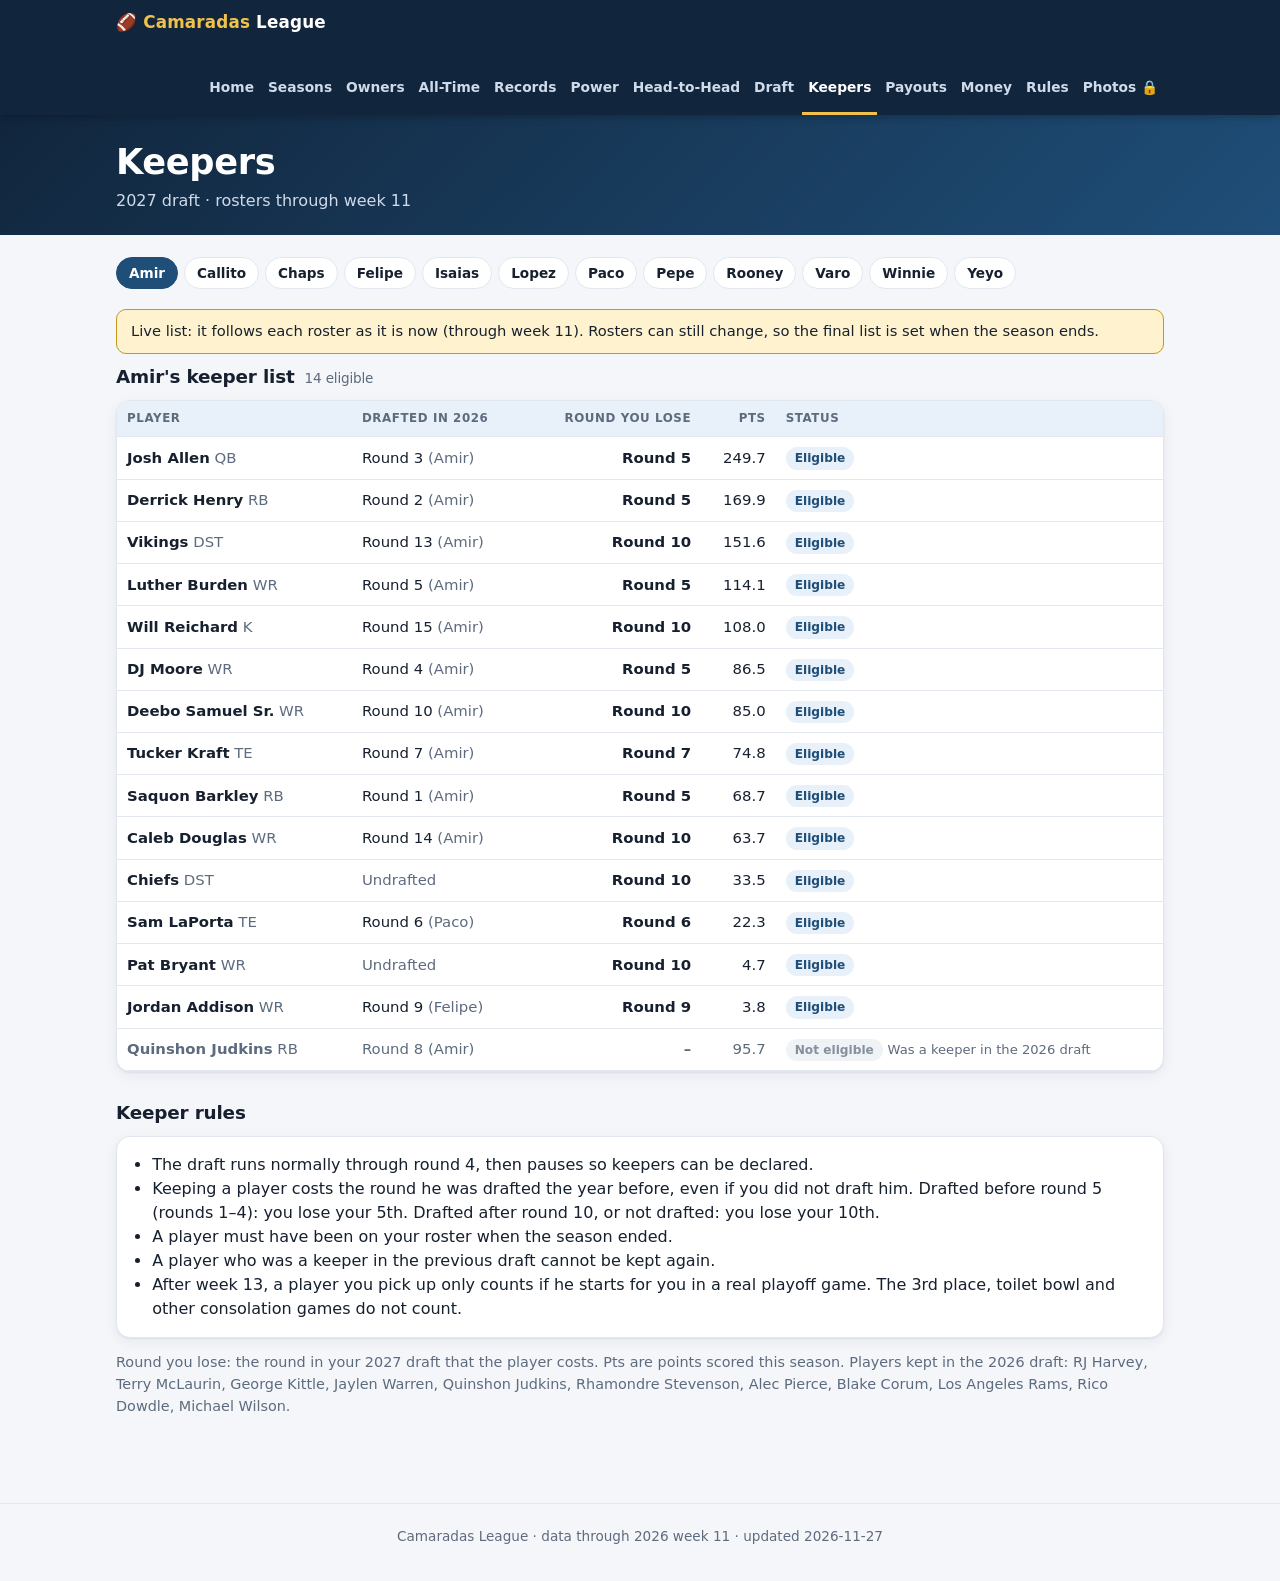
<file: keepers.html>
<!doctype html>
<html lang="en">
<head>
<meta charset="utf-8">
<meta name="viewport" content="width=device-width, initial-scale=1">
<title>Keepers</title>
<link rel="stylesheet" href="assets/site.css">
</head>
<body>
<main>
  <div class="wrap">
    <div class="owner-nav" id="onav"></div>
    <div id="warn"></div>
    <section>
      <h2 class="sec-title"><span id="kTitle">Keepers</span> <small id="kSub"></small></h2>
      <div id="kBody"><div class="loading">Loading&hellip;</div></div>
    </section>
    <section>
      <h2 class="sec-title">Keeper rules</h2>
      <div class="card"><div class="pad">
        <ul style="margin:0;padding-left:1.2em">
          <li>The draft runs normally through round 4, then pauses so keepers can be declared.</li>
          <li>Keeping a player costs the round he was drafted the year before, even if you did not draft him. Drafted before round 5 (rounds 1&ndash;4): you lose your 5th. Drafted after round 10, or not drafted: you lose your 10th.</li>
          <li>A player must have been on your roster when the season ended.</li>
          <li>A player who was a keeper in the previous draft cannot be kept again.</li>
          <li>After week 13, a player you pick up only counts if he starts for you in a real playoff game. The 3rd place, toilet bowl and other consolation games do not count.</li>
        </ul>
      </div></div>
      <p class="note" id="kNote"></p>
    </section>
  </div>
</main>
<script src="assets/site.js"></script>
<script>
L.boot("keepers.html", "Keepers", async (meta) => {
  const { $, esc, getJSON } = L;
  let K;
  try { K = await getJSON("data/keepers.json"); }
  catch (e) { $("#kBody").innerHTML = "<p class='note'>The keeper list has not been built yet. Run the site update once and it will appear here.</p>"; return; }
  const want = new URLSearchParams(location.search).get("o");
  let slug = (K.owners.find((x) => x.slug === want) || K.owners[0]).slug;
  $("#pageSub").textContent = K.draftYear + " draft · rosters through week " + K.weekThrough;
  function draw() {
    const e = K.owners.find((x) => x.slug === slug);
    $("#onav").innerHTML = K.owners.map((x) => '<a href="keepers.html?o=' + encodeURIComponent(x.slug) + '"' + (x.slug === slug ? ' class="on"' : "") + ">" + esc(x.nick) + "</a>").join("");
    document.title = e.nick + " keepers · " + meta.leagueName;
    const ok = e.players.filter((p) => p.status === "ok").length, pend = e.players.filter((p) => p.status === "pending").length;
    $("#kTitle").textContent = e.nick + "'s keeper list";
    $("#kSub").textContent = ok + " eligible" + (pend ? " · " + pend + " pending" : "");
    $("#kBody").innerHTML = L.keeperTable(e, K);
    $("#warn").innerHTML = K.complete ? "" : '<div class="warn">Live list: it follows each roster as it is now (through week ' + K.weekThrough + '). Rosters can still change, so the final list is set when the season ends.</div>';
  }
  $("#onav").addEventListener("click", (ev) => {
    const a = ev.target.closest("a"); if (!a) return;
    ev.preventDefault(); slug = new URL(a.href).searchParams.get("o"); history.replaceState(null, "", "?o=" + encodeURIComponent(slug)); draw();
  });
  $("#kNote").textContent = "Round you lose: the round in your " + K.draftYear + " draft that the player costs. Pts are points scored this season. Players kept in the " + K.season + " draft: " + K.keptLastDraft.join(", ") + ".";
  draw();
});
</script>
</body>
</html>
</file>
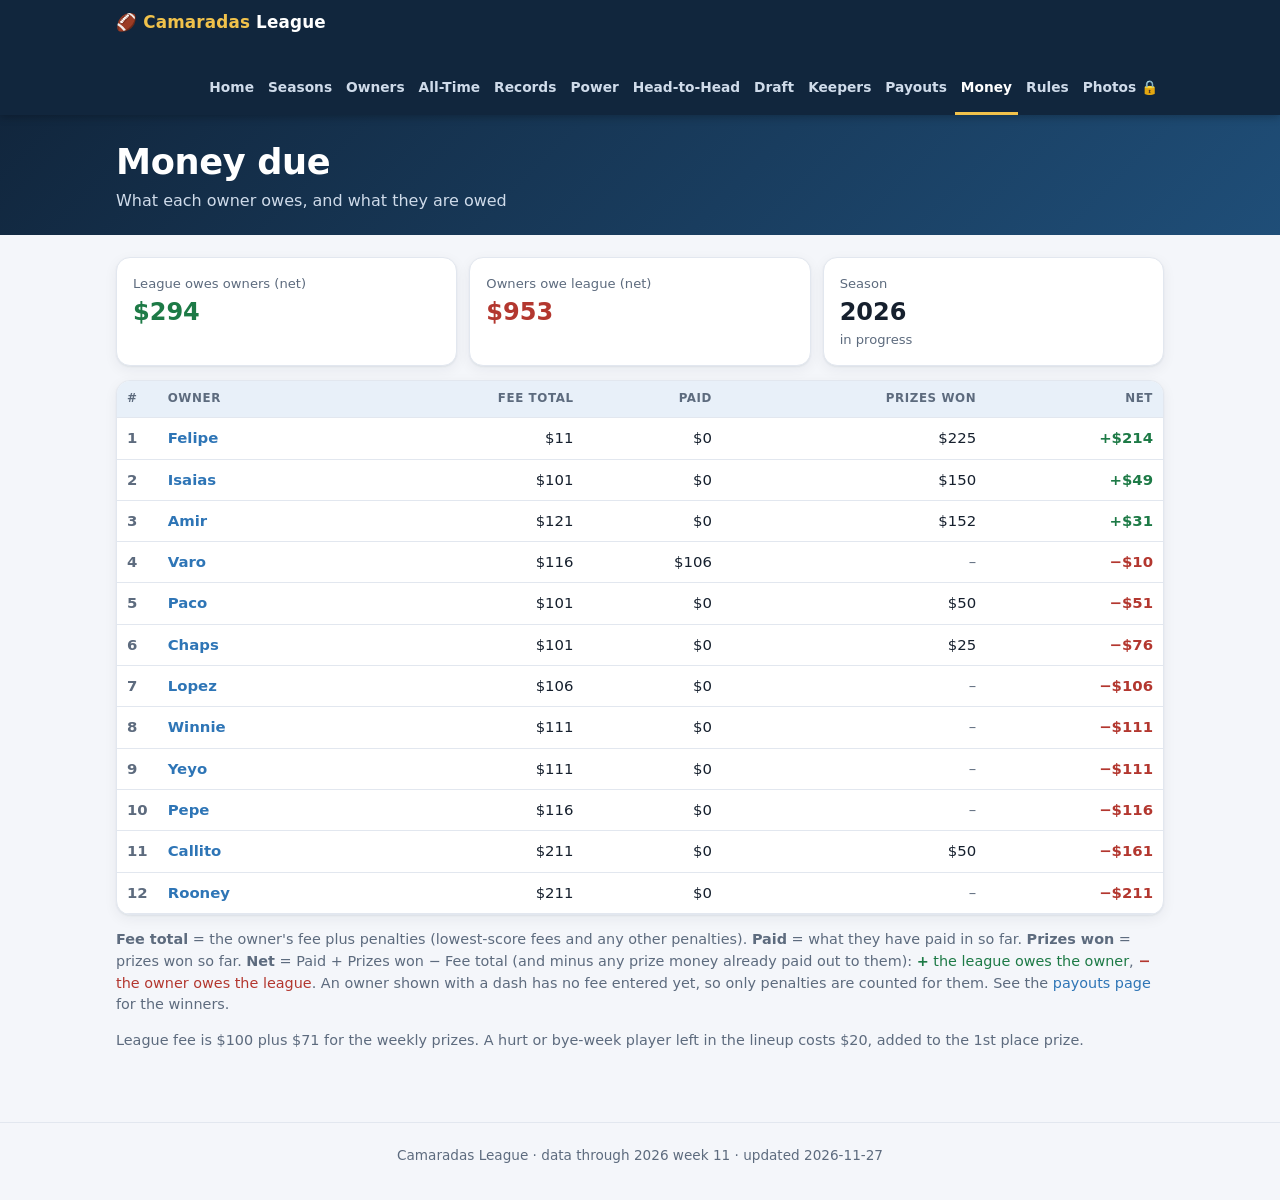
<file: money.html>
<!doctype html>
<html lang="en">
<head>
<meta charset="utf-8">
<meta name="viewport" content="width=device-width, initial-scale=1">
<title>Money due</title>
<link rel="stylesheet" href="assets/site.css">
</head>
<body>
<main>
  <div class="wrap" id="body"><div class="loading">Loading&hellip;</div></div>
</main>
<script src="assets/site.js"></script>
<script>
L.boot("money.html", "Money due", async (meta) => {
  const { $, $$, esc, getJSON, ownerLink } = L;
  const M = await getJSON("data/money.json");
  $("#pageSub").textContent = "What each owner owes, and what they are owed";
  if (!M.seasons.length) { $("#body").innerHTML = '<p class="note">Money tracking has not started yet.</p>'; return; }
  const q = new URLSearchParams(location.search).get("y");
  let cur = M.seasons.find((s) => String(s.year) === q) || M.seasons[0];
  const usd = (n, sign) => { const v = Math.round(n * 100) / 100; const s = "$" + Math.abs(v).toLocaleString(undefined, { minimumFractionDigits: v % 1 ? 2 : 0, maximumFractionDigits: 2 });
    return sign ? (v > 0 ? "+" : v < 0 ? "\u2212" : "") + s : (v < 0 ? "\u2212" : "") + s; };
  const due = (n) => n > 0.004 ? '<b style="color:var(--win)">' + usd(n, true) + "</b>" : n < -0.004 ? '<b style="color:var(--loss)">' + usd(n, true) + "</b>" : '<span class="muted">$0</span>';

  function draw() {
    const pills = M.seasons.length > 1 ? '<div class="pills" id="pills">' + M.seasons.map((s) => '<button class="pill' + (s === cur ? " on" : "") + '" data-y="' + s.year + '">' + s.year + "</button>").join("") + "</div>" : "";
    const dash = '<span class="muted">–</span>';
    const owedTo = cur.owners.filter((o) => o.net > 0.004).reduce((a, o) => a + o.net, 0);
    const owes = cur.owners.filter((o) => o.net < -0.004).reduce((a, o) => a - o.net, 0);
    const summary = '<div class="grid g3" style="margin-bottom:14px"><div class="card pad"><div class="muted" style="font-size:.82rem">League owes owners (net)</div><div style="font-size:1.5rem;font-weight:800;color:var(--win)">' + usd(owedTo) + '</div></div>' +
      '<div class="card pad"><div class="muted" style="font-size:.82rem">Owners owe league (net)</div><div style="font-size:1.5rem;font-weight:800;color:var(--loss)">' + usd(owes) + '</div></div>' +
      '<div class="card pad"><div class="muted" style="font-size:.82rem">Season</div><div style="font-size:1.5rem;font-weight:800">' + cur.year + '</div><div class="muted" style="font-size:.82rem">' + (cur.complete ? "complete" : "in progress") + "</div></div></div>";
    const table = '<div class="card table-wrap"><table><thead><tr><th>#</th><th class="l">Owner</th><th>Fee total</th><th>Paid</th><th>Prizes won</th><th>Net</th></tr></thead><tbody>' +
      cur.owners.map((o, i) => "<tr><td class='rank'>" + (i + 1) + "</td><td class='l'><b>" + ownerLink(o.slug, o.nick) + "</b></td>" +
        "<td>" + (o.feeTotal == null ? '<span class="muted" title="fee not entered">' + (o.penalties ? usd(o.penalties) + " pen." : "–") + "</span>" : usd(o.feeTotal)) + "</td>" +
        "<td>" + (o.paidIn == null ? dash : usd(o.paidIn)) + "</td><td>" + (o.won ? usd(o.won) : dash) + "</td><td>" + due(o.net) + "</td></tr>").join("") +
      "</tbody></table></div>";
    const pays = cur.payments.length ? '<section><h2 class="sec-title">Prize money already paid out</h2><div class="card table-wrap"><table><thead><tr><th class="l">Owner</th><th>Amount</th><th class="l">Note</th></tr></thead><tbody>' +
      cur.payments.map((p) => "<tr><td class='l'>" + ownerLink(p.slug, p.nick) + "</td><td>" + usd(p.amount) + "</td><td class='l muted'>" + esc(p.note) + "</td></tr>").join("") + "</tbody></table></div></section>" : "";
    $("#body").innerHTML = pills + summary + table +
      '<p class="note"><b>Fee total</b> = the owner\'s fee plus penalties (lowest-score fees and any other penalties). <b>Paid</b> = what they have paid in so far. <b>Prizes won</b> = prizes won so far. ' +
      '<b>Net</b> = Paid + Prizes won \u2212 Fee total (and minus any prize money already paid out to them): <span style="color:var(--win)"><b>+</b> the league owes the owner</span>, <span style="color:var(--loss)"><b>\u2212</b> the owner owes the league</span>. ' +
      'An owner shown with a dash has no fee entered yet, so only penalties are counted for them. See the <a href="payouts.html?y=' + cur.year + '">payouts page</a> for the winners.</p>' +
      (M.feeNote ? '<p class="note">' + esc(M.feeNote) + "</p>" : "") + pays;
    $$("#pills .pill").forEach((b) => b.addEventListener("click", () => { cur = M.seasons.find((s) => String(s.year) === b.dataset.y); history.replaceState(null, "", "?y=" + cur.year); draw(); }));
  }
  draw();
});
</script>
</body>
</html>
</file>
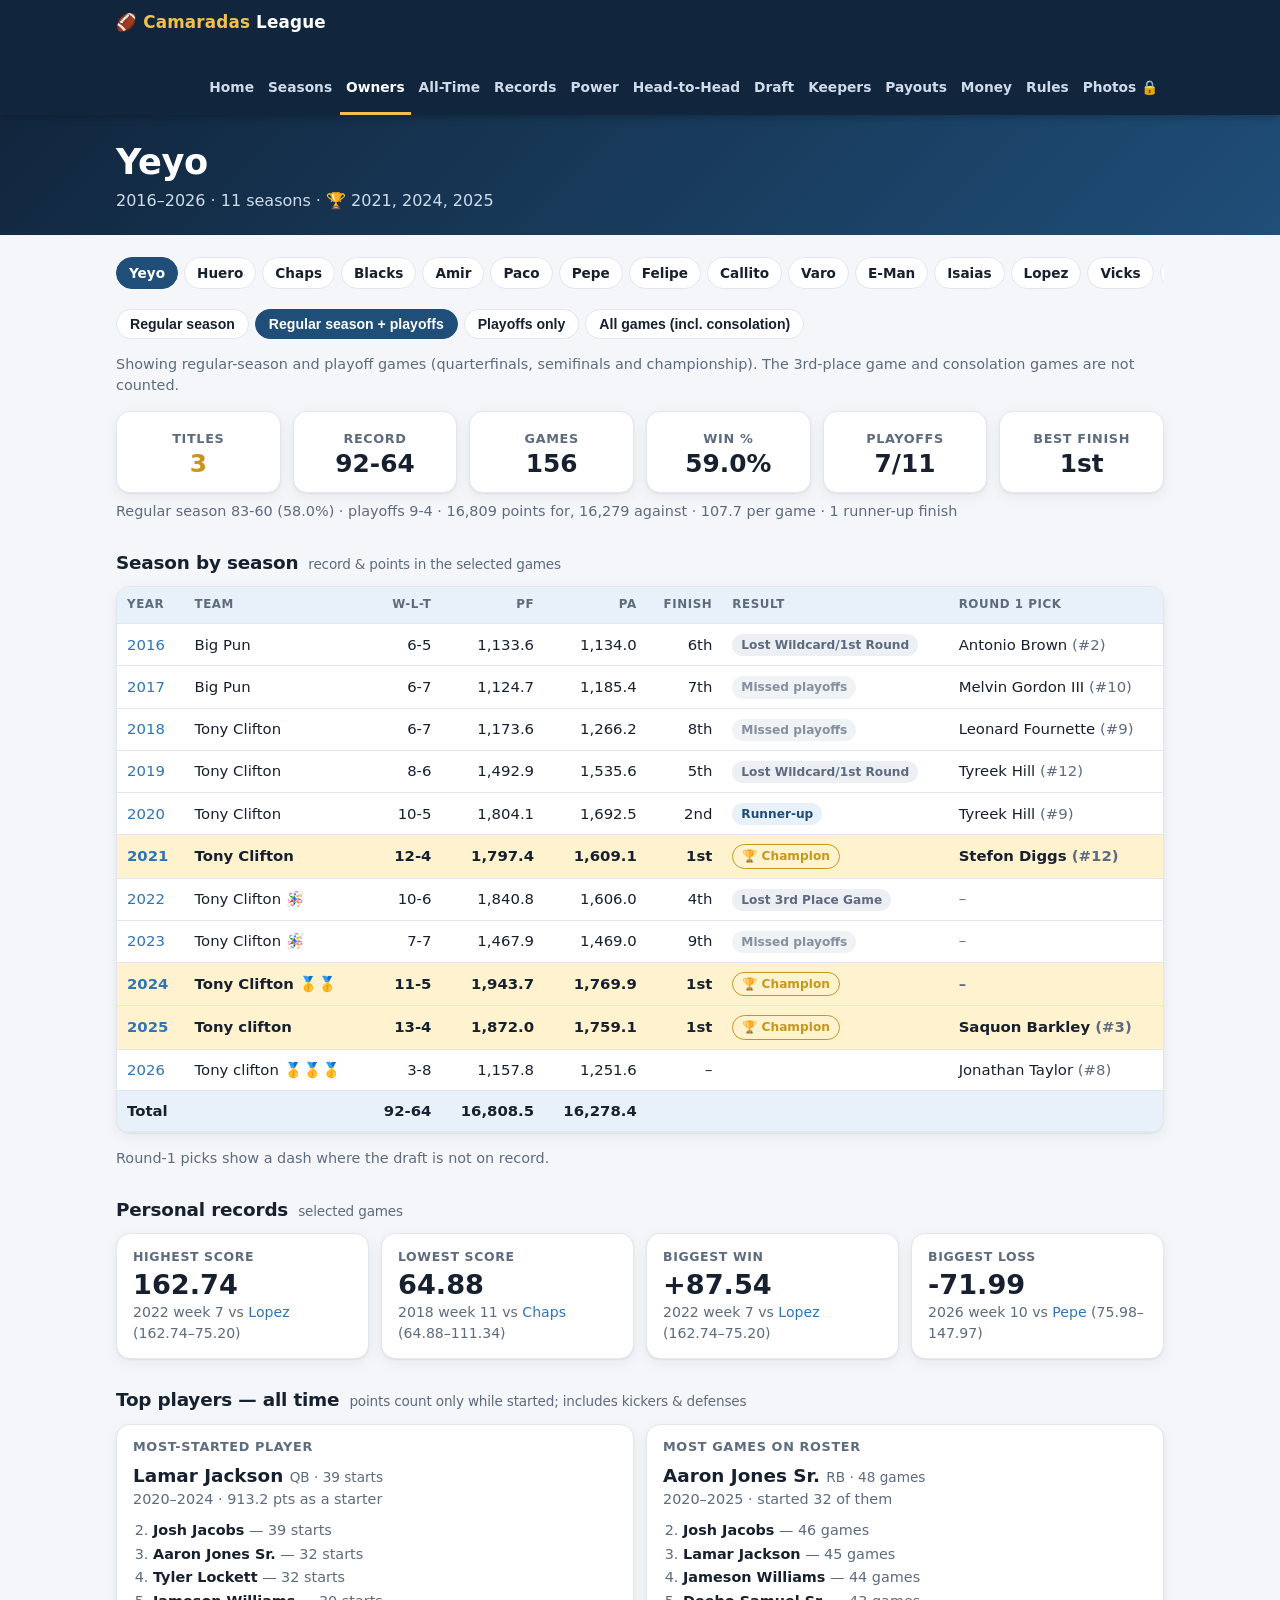
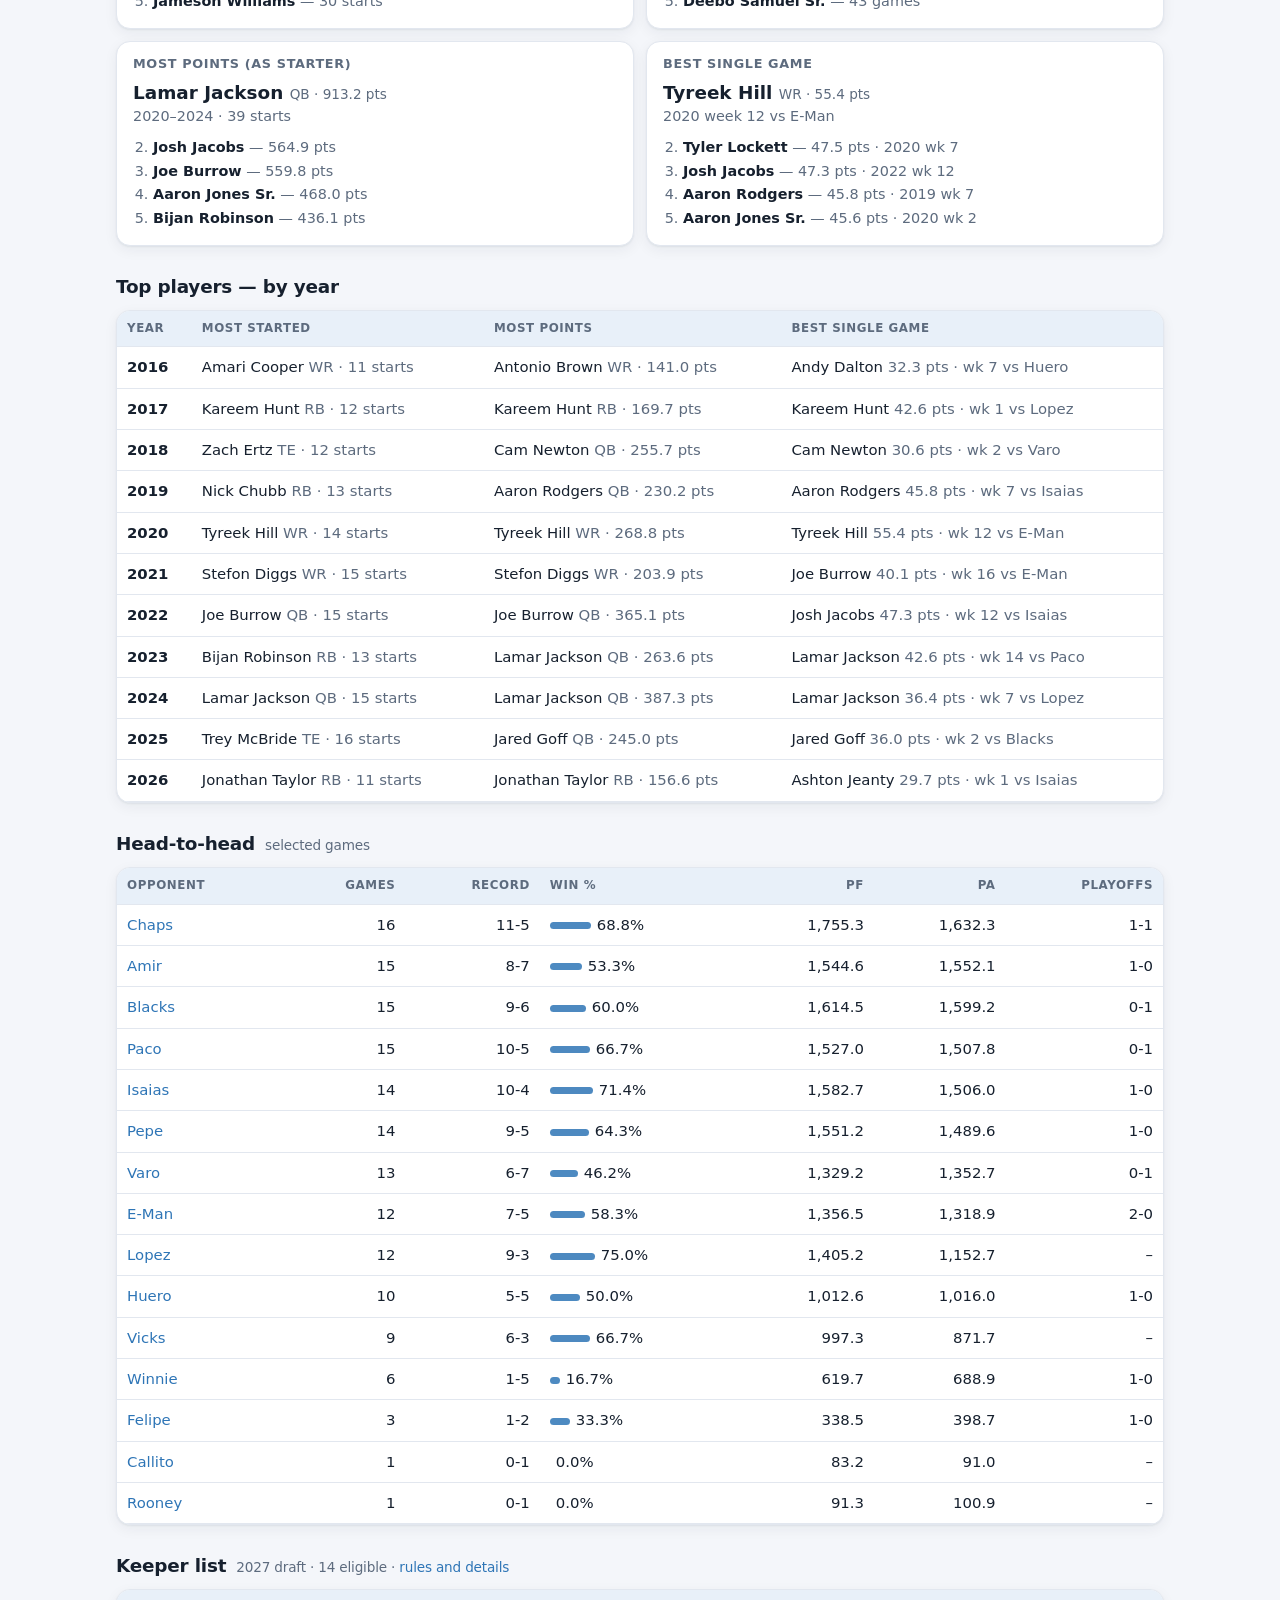
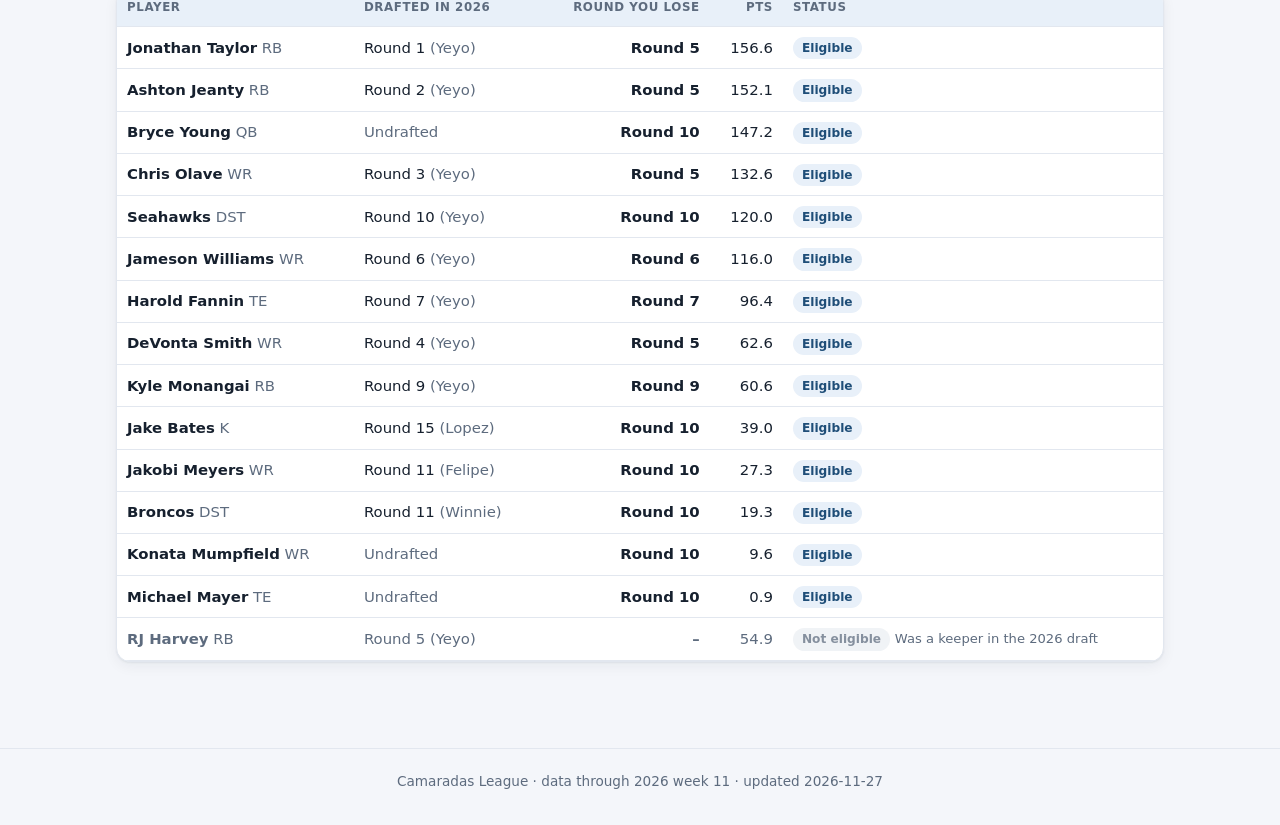
<file: owner.html>
<!doctype html>
<html lang="en">
<head>
<meta charset="utf-8">
<meta name="viewport" content="width=device-width, initial-scale=1">
<title>Owner</title>
<link rel="stylesheet" href="assets/site.css">
</head>
<body>
<main>
  <div class="wrap">
    <div class="owner-nav" id="onav"></div>
    <div class="pills" id="pills" role="group" aria-label="Which games count"></div>
    <p class="note" id="scopeNote"></p>
    <div id="body"><div class="loading">Loading&hellip;</div></div>
  </div>
</main>
<script src="assets/site.js"></script>
<script>
L.boot("owners.html", "Owner", async (meta) => {
  const { $, $$, esc, getJSON, rec, pct, num, ownerLink, RESULT_BADGE } = L;
  const slug = new URLSearchParams(location.search).get("o") || meta.owners[0].slug;
  const o = await getJSON("data/owner/" + encodeURIComponent(slug) + ".json");
  let key = L.pickScope(o.scopes, o.defaultScope);
  const keepP = getJSON("data/keepers.json").catch(() => null);
  function draw() {
  const sc = o.scopes.find((x) => x.key === key);
  $("#onav").innerHTML = meta.owners.map((x) =>
    '<a href="owner.html?o=' + encodeURIComponent(x.slug) + "&scope=" + key + '"' + (x.slug === slug ? ' class="on"' : "") + ">" + esc(x.nick) + "</a>").join("");
  L.scopePills($("#pills"), o.scopes, key, (k) => { key = k; history.replaceState(null, "", "?o=" + encodeURIComponent(slug) + "&scope=" + k); draw(); });
  $("#scopeNote").textContent = L.SCOPE_NOTES[key];
  const c = sc.career;
  document.title = o.nick + " · " + meta.leagueName;
  $("#pageTitle").textContent = o.nick + (o.full ? " — " + o.full : "");
  $("#pageSub").textContent = (c.firstYear === c.lastYear ? c.firstYear : c.firstYear + "–" + c.lastYear) +
    " · " + c.seasons + (c.seasons === 1 ? " season" : " seasons") +
    (c.titleYears.length ? " · 🏆 " + c.titleYears.join(", ") : "");

  const tile = (k, v, gold) => '<div class="card tile' + (gold ? " gold" : "") + '"><span>' + k + "</span><b>" + v + "</b></div>";
  const rc = (k, g, big) => g
    ? '<div class="card rec-card"><div class="k">' + k + '</div><div class="v">' + big + '</div><div class="d">' + g.year + " week " + g.week +
      " vs " + ownerLink(g.oppSlug, g.opp) + " (" + num(g.score, 2) + "&ndash;" + num(g.oppScore, 2) + ")" +
      (g.type !== "Regular" ? " · " + esc(g.type.replace("Playoff - ", "Playoff ")) : "") + "</div></div>" : "";
  const R = sc.records || {};

  // season table
  const S = sc.seasons;
  const tot = S.reduce((a, s) => ({ w: a.w + s.w, l: a.l + s.l, t: a.t + s.t, pf: a.pf + (s.pf || 0), pa: a.pa + (s.pa || 0) }), { w: 0, l: 0, t: 0, pf: 0, pa: 0 });
  const seasonRows = S.map((s) => "<tr" + (s.champion ? " class='champ'" : "") + "><td class='l'><a href='seasons.html?y=" + s.year + "'>" + s.year + "</a></td>" +
    "<td class='l'>" + esc(s.team) + "</td><td>" + (s.games ? rec(s.w, s.l, s.t) : "–") + "</td><td>" + (s.games ? num(s.pf) : "–") + "</td><td>" + (s.games ? num(s.pa) : "–") + "</td>" +
    "<td>" + (s.finish ? L.ordinal(s.finish) : "–") + "</td><td class='l'>" + RESULT_BADGE(s.result) + "</td>" +
    "<td class='l'>" + (s.draftR1 ? esc(s.draftR1.player) + " <span class='muted'>(#" + s.draftR1.pick + ")</span>" : "<span class='muted'>–</span>") + "</td></tr>").join("");

  // h2h
  const h2hRows = sc.h2h.map((h) => "<tr><td class='l'>" + ownerLink(h.slug, h.nick) + "</td><td data-v='" + h.games + "'>" + h.games + "</td>" +
    "<td data-v='" + h.w + "'>" + rec(h.w, h.l, h.t) + "</td><td class='l' data-v='" + (h.pct || 0) + "'><span class='bar' style='width:" + Math.round((h.pct || 0) * 60) + "px'></span>" + pct(h.pct) + "</td>" +
    "<td>" + num(h.pf) + "</td><td>" + num(h.pa) + "</td><td>" + (h.playoff[0] + h.playoff[1] + h.playoff[2] ? rec(h.playoff[0], h.playoff[1], h.playoff[2]) : "–") + "</td></tr>").join("");

  // top players
  const T = sc.topAll || {};
  const block = (title, list, first, sub, item) => !list || !list.length ? "" :
    '<div class="card top-block"><h3>' + title + '</h3><div class="first">' + esc(list[0].name) + " <small>" + esc(list[0].pos) + " · " + first(list[0]) + "</small></div>" +
    '<div class="note">' + sub(list[0]) + "</div>" +
    (list.length > 1 ? "<ol start='2'>" + list.slice(1).map((p) => "<li><b>" + esc(p.name) + "</b> — " + item(p) + "</li>").join("") + "</ol>" : "") + "</div>";
  const yrs = (p) => p.years[0] === p.years[1] ? p.years[0] : p.years[0] + "–" + p.years[1];
  const tops =
    block("Most-started player", T.mostStarted, (p) => p.starts + " starts", (p) => yrs(p) + " · " + num(p.pts) + " pts as a starter", (p) => p.starts + " starts") +
    block("Most games on roster", T.mostRoster, (p) => p.games + " games", (p) => yrs(p) + " · started " + p.starts + " of them", (p) => p.games + " games") +
    block("Most points (as starter)", T.mostPoints, (p) => num(p.pts) + " pts", (p) => yrs(p) + " · " + p.starts + " starts", (p) => num(p.pts) + " pts") +
    block("Best single game", T.bestGames, (p) => num(p.pts) + " pts", (p) => p.year + " week " + p.week + (p.opp ? " vs " + esc(p.opp) : ""), (p) => num(p.pts) + " pts · " + p.year + " wk " + p.week);

  const byYear = (sc.topByYear || []).map((y) => "<tr><td class='l'><b>" + y.year + "</b></td>" +
    "<td class='l'>" + esc(y.mostStarted.name) + " <span class='muted'>" + esc(y.mostStarted.pos) + " · " + y.mostStarted.starts + " starts</span></td>" +
    "<td class='l'>" + (y.mostPoints ? esc(y.mostPoints.name) + " <span class='muted'>" + esc(y.mostPoints.pos) + " · " + num(y.mostPoints.pts) + " pts</span>" : "–") + "</td>" +
    "<td class='l'>" + (y.bestGame ? esc(y.bestGame.name) + " <span class='muted'>" + num(y.bestGame.pts) + " pts · wk " + y.bestGame.week + (y.bestGame.opp ? " vs " + esc(y.bestGame.opp) : "") + "</span>" : "–") + "</td></tr>").join("");

  $("#body").innerHTML =
    '<section><div class="grid g6">' +
      tile("Titles", c.titles, c.titles > 0) + tile("Record", rec(c.all[0], c.all[1], c.all[2])) +
      tile("Games", c.games) + tile("Win %", pct(c.allPct)) + tile("Playoffs", c.playoffApps + "/" + c.seasons) +
      tile("Best finish", c.bestFinish ? L.ordinal(c.bestFinish) : "–") + "</div>" +
    '<p class="note" style="margin-top:8px">' + (c.reg[0] + c.reg[1] + c.reg[2] ? "Regular season " + rec(c.reg[0], c.reg[1], c.reg[2]) + " (" + pct(c.regPct) + ") · " : "") +
      (c.playoff[0] + c.playoff[1] + c.playoff[2] ? "playoffs " + rec(c.playoff[0], c.playoff[1], c.playoff[2]) + " · " : "") +
      "" + num(c.pf, 0) + " points for, " + num(c.pa, 0) + " against · " + num(c.avgPf) + " per game · " + c.runnerUps + " runner-up finish" + (c.runnerUps === 1 ? "" : "es") + "</p></section>" +

    '<section><h2 class="sec-title">Season by season <small>record &amp; points in the selected games</small></h2><div class="card table-wrap"><table id="seasons">' +
      "<thead><tr><th class='l'>Year</th><th class='l'>Team</th><th>W-L-T</th><th>PF</th><th>PA</th><th>Finish</th><th class='l'>Result</th><th class='l'>Round 1 pick</th></tr></thead><tbody>" + seasonRows + "</tbody>" +
      "<tfoot><tr><td class='l'>Total</td><td></td><td>" + rec(tot.w, tot.l, tot.t) + "</td><td>" + num(tot.pf) + "</td><td>" + num(tot.pa) + "</td><td></td><td></td><td></td></tr></tfoot></table></div>" +
      (S.some((s) => !s.draftR1) ? '<p class="note">Round-1 picks show a dash where the draft is not on record.</p>' : "") + "</section>" +

    '<section><h2 class="sec-title">Personal records <small>selected games</small></h2><div class="grid g4">' +
      rc("Highest score", R.highest, R.highest ? num(R.highest.score, 2) : "") + rc("Lowest score", R.lowest, R.lowest ? num(R.lowest.score, 2) : "") +
      rc("Biggest win", R.biggestWin, R.biggestWin ? "+" + num(R.biggestWin.score - R.biggestWin.oppScore, 2) : "") +
      rc("Biggest loss", R.biggestLoss, R.biggestLoss ? num(R.biggestLoss.score - R.biggestLoss.oppScore, 2) : "") + "</div></section>" +

    '<section><h2 class="sec-title">Top players — all time <small>points count only while started' + (o.excludesKickersDefenses ? "; kickers &amp; defenses excluded" : "; includes kickers &amp; defenses") + "</small></h2>" +
      '<div class="grid g2">' + tops + "</div></section>" +

    '<section><h2 class="sec-title">Top players — by year</h2><div class="card table-wrap"><table>' +
      "<thead><tr><th class='l'>Year</th><th class='l'>Most started</th><th class='l'>Most points</th><th class='l'>Best single game</th></tr></thead><tbody>" + byYear + "</tbody></table></div></section>" +

    '<section><h2 class="sec-title">Head-to-head <small>selected games</small></h2><div class="card table-wrap"><table id="h2h">' +
      "<thead><tr><th class='l' data-sort>Opponent</th><th data-sort>Games</th><th data-sort>Record</th><th class='l' data-sort>Win %</th><th data-sort>PF</th><th data-sort>PA</th><th>Playoffs</th></tr></thead><tbody>" + h2hRows + "</tbody></table></div></section>";
  L.sortable($("#h2h"));
  // keeper list for next year's draft (needs data/keepers.json), shown at the very bottom
  keepP.then((K) => {
    const e = K && K.owners.find((x) => x.slug === slug);
    if (!e || !e.players.length) return;
    const ok = e.players.filter((p) => p.status === "ok").length;
    $("#body").insertAdjacentHTML("beforeend", '<section><h2 class="sec-title">Keeper list <small>' + K.draftYear + " draft · " + ok + " eligible · <a href='keepers.html?o=" + encodeURIComponent(slug) + "'>rules and details</a></small></h2>" + L.keeperTable(e, K) + "</section>");
  });
  }
  draw();
});
</script>
</body>
</html>
</file>
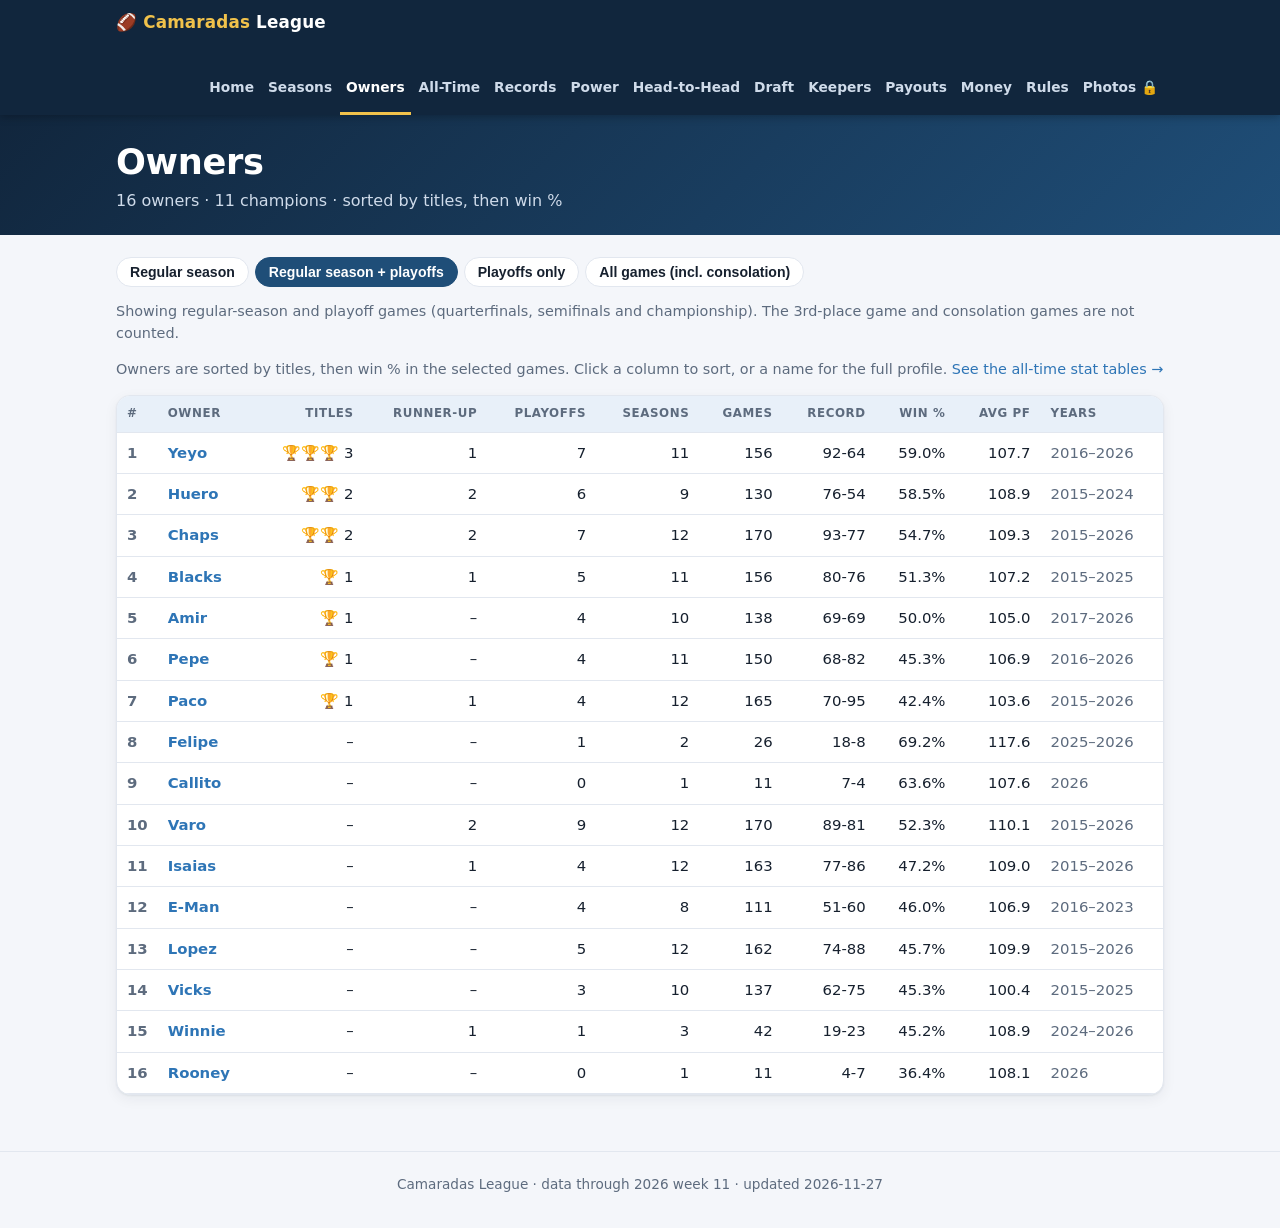
<file: owners.html>
<!doctype html>
<html lang="en">
<head>
<meta charset="utf-8">
<meta name="viewport" content="width=device-width, initial-scale=1">
<title>Owners</title>
<link rel="stylesheet" href="assets/site.css">
</head>
<body>
<main>
  <div class="wrap">
    <div class="pills" id="pills" role="group" aria-label="Which games count"></div>
    <p class="note" id="scopeNote"></p>
    <p class="note">Owners are sorted by titles, then win % in the selected games. Click a column to sort, or a name for the full profile. <a href="alltime.html">See the all-time stat tables &rarr;</a></p>
    <div class="card table-wrap"><table id="tbl"></table></div>
  </div>
</main>
<script src="assets/site.js"></script>
<script>
L.boot("owners.html", "Owners", async (meta) => {
  const { $, esc, getJSON, rec, pct, num, ownerLink } = L;
  const O = await getJSON("data/owners.json");
  let key = L.pickScope(O.scopes, O.defaultScope);
  function draw() {
    const sc = O.scopes.find((s) => s.key === key), owners = sc.owners;
    L.scopePills($("#pills"), O.scopes, key, (k) => { key = k; history.replaceState(null, "", "?scope=" + k); draw(); });
    $("#scopeNote").textContent = L.SCOPE_NOTES[key];
    $("#pageSub").textContent = owners.length + " owners · " + meta.champions.length + " champions · sorted by titles, then win %";
    $("#tbl").innerHTML = "<thead><tr><th data-sort>#</th><th class='l' data-sort>Owner</th><th data-sort>Titles</th><th data-sort>Runner-up</th><th data-sort>Playoffs</th>" +
      "<th data-sort>Seasons</th><th data-sort>Games</th><th data-sort>Record</th><th data-sort>Win %</th><th data-sort>Avg PF</th><th class='l'>Years</th></tr></thead><tbody>" +
      owners.map((o, i) => "<tr><td class='rank' data-v='" + (i + 1) + "'>" + (i + 1) + "</td><td class='l'><b>" + ownerLink(o.slug, o.nick, key) + "</b></td>" +
        "<td data-v='" + o.titles + "'>" + (o.titles ? "🏆".repeat(Math.min(o.titles, 4)) + (o.titles > 4 ? "+" : "") + " " + o.titles : "–") + "</td>" +
        "<td>" + (o.runnerUps || "–") + "</td><td>" + o.playoffApps + "</td><td>" + o.seasons + "</td><td>" + o.games + "</td>" +
        "<td data-v='" + o.w + "'>" + rec(o.w, o.l, o.t) + "</td><td data-v='" + (o.pct || 0) + "'>" + pct(o.pct) + "</td><td>" + num(o.avgPf) + "</td>" +
        "<td class='l muted'>" + (o.firstYear === o.lastYear ? o.firstYear : o.firstYear + "–" + o.lastYear) + "</td></tr>").join("") + "</tbody>";
    L.sortable($("#tbl"));
  }
  draw();
});
</script>
</body>
</html>
</file>
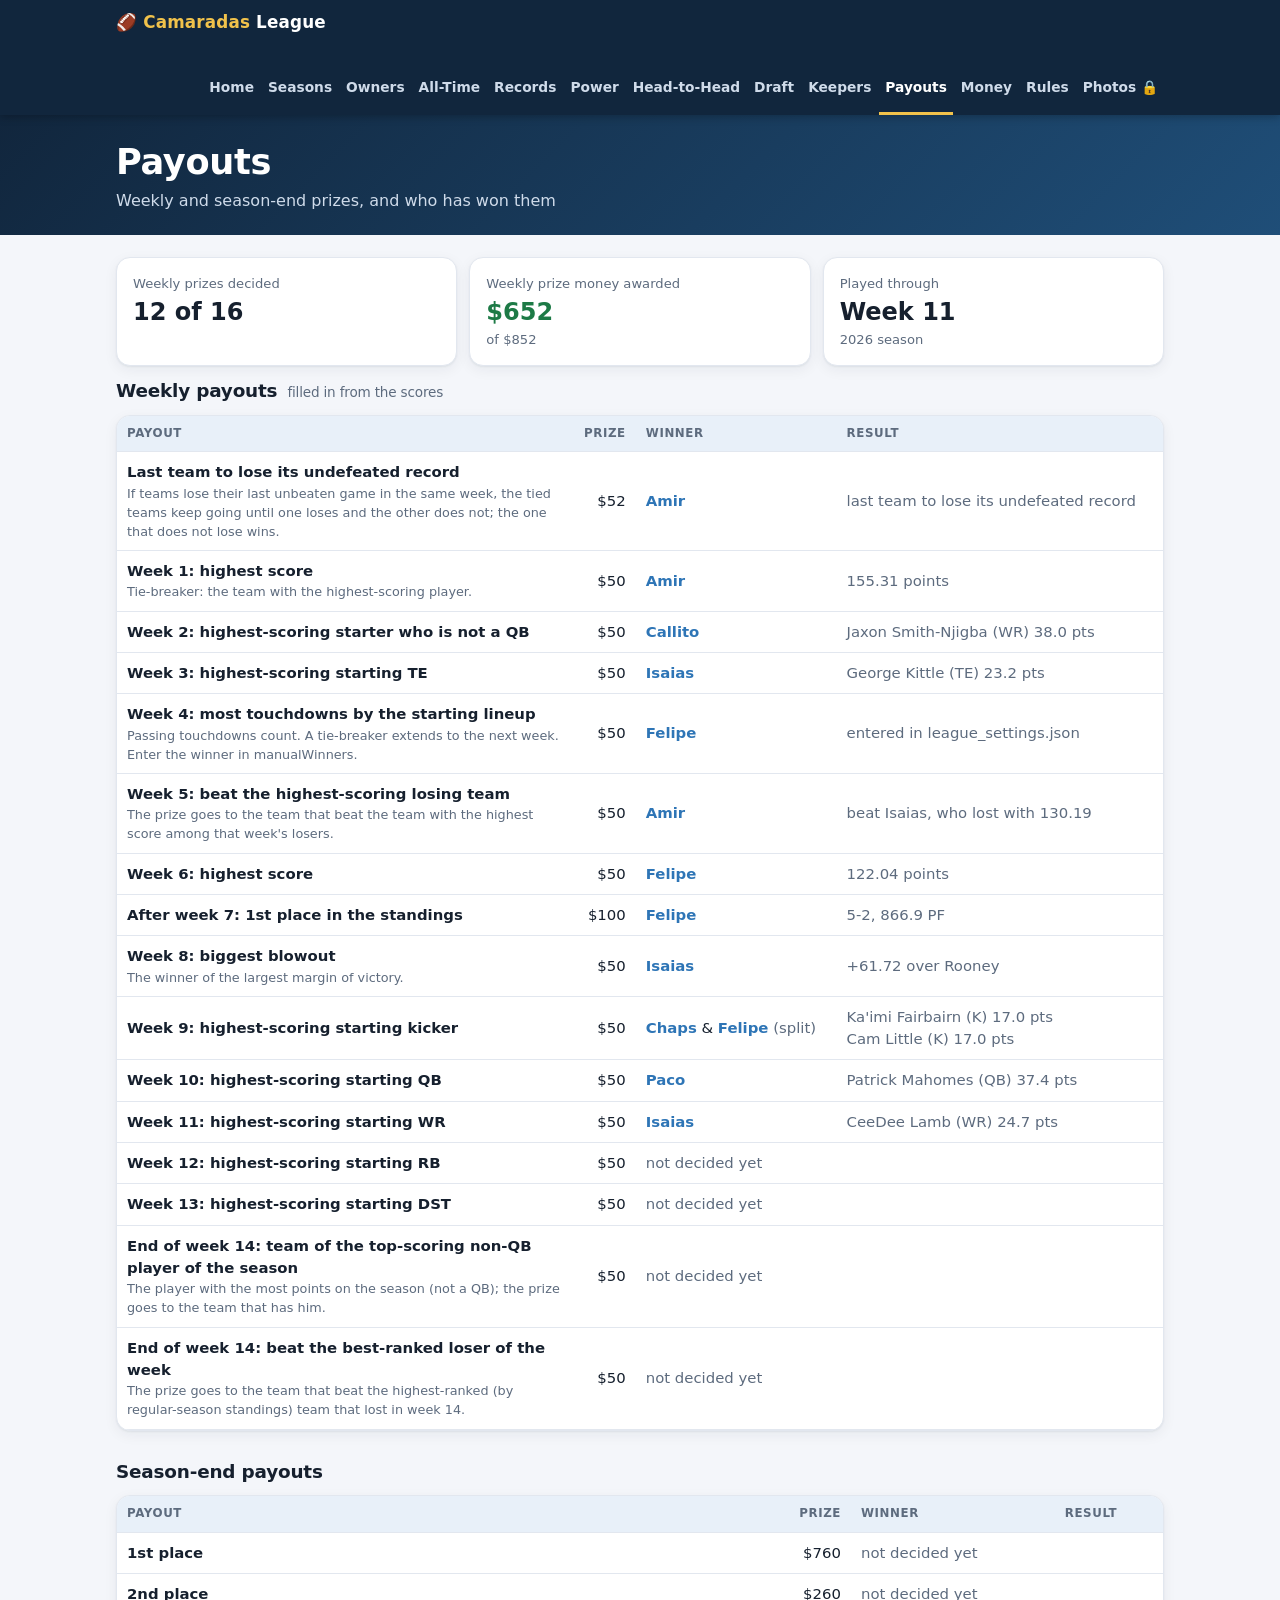
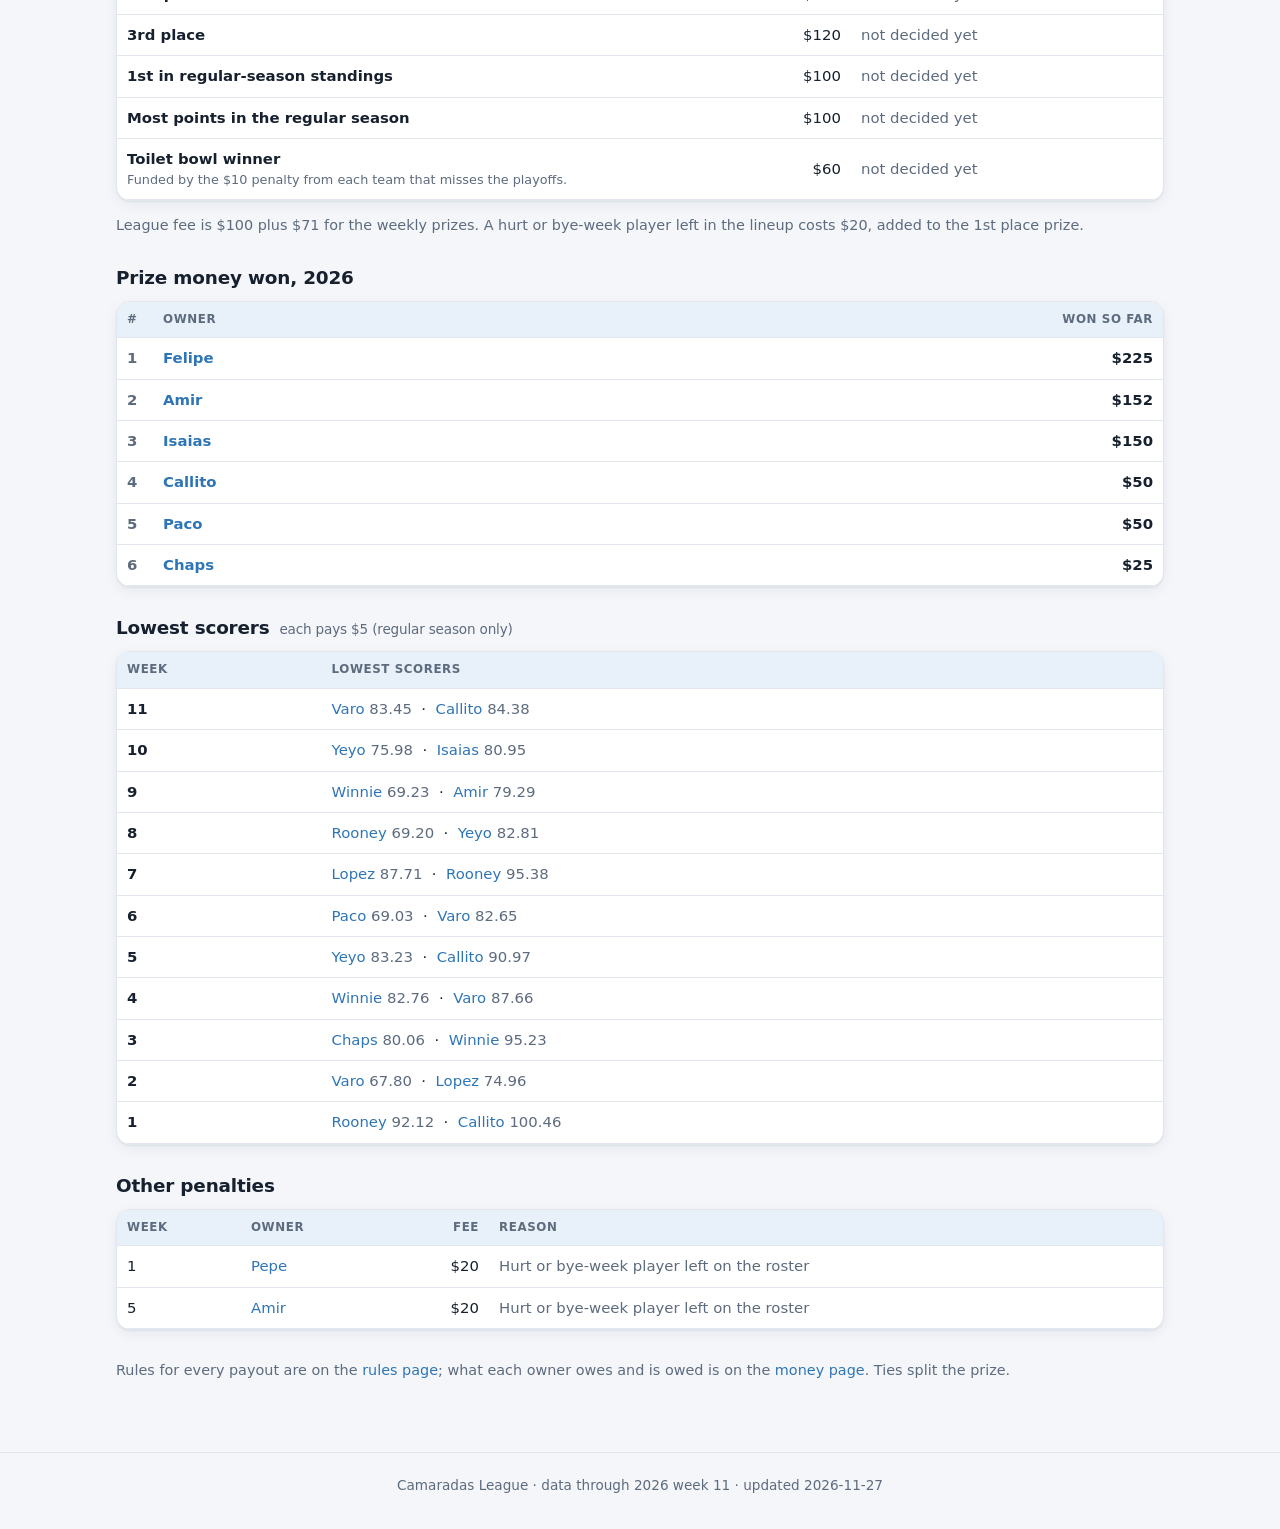
<file: payouts.html>
<!doctype html>
<html lang="en">
<head>
<meta charset="utf-8">
<meta name="viewport" content="width=device-width, initial-scale=1">
<title>Payouts</title>
<link rel="stylesheet" href="assets/site.css">
</head>
<body>
<main>
  <div class="wrap" id="body"><div class="loading">Loading&hellip;</div></div>
</main>
<script src="assets/site.js"></script>
<script>
L.boot("payouts.html", "Payouts", async (meta) => {
  const { $, $$, esc, getJSON, ownerLink } = L;
  const P = await getJSON("data/payouts.json");
  $("#pageSub").textContent = "Weekly and season-end prizes, and who has won them";
  if (!P.seasons.length) { $("#body").innerHTML = '<p class="note">No payouts to show yet.</p>'; return; }
  const q = new URLSearchParams(location.search).get("y");
  let cur = P.seasons.find((s) => String(s.year) === q) || P.seasons[0];
  const usd = (n) => "$" + (Math.round(n * 100) / 100).toLocaleString(undefined, { maximumFractionDigits: 2 });
  const winners = (it) => it.winners.length
    ? it.winners.map((w) => "<b>" + ownerLink(w.slug, w.nick) + "</b>").join(" &amp; ") + (it.winners.length > 1 ? ' <span class="muted">(split)</span>' : "")
    : '<span class="muted">' + (it.status === "open" ? "in progress" : "not decided yet") + "</span>";
  const detail = (it) => it.winners.length ? it.winners.map((w) => esc(w.txt)).join("<br>") : esc(it.note || "");
  const itemRows = (list) => list.map((it) => "<tr><td class='l' style='white-space:normal;min-width:240px;max-width:430px'><b>" + esc(it.label) + "</b>" + (it.rule ? "<div class='muted' style='font-size:.8rem;font-weight:400'>" + esc(it.rule) + "</div>" : "") +
    "</td><td>" + usd(it.amount) + "</td><td class='l'>" + winners(it) + "</td><td class='l muted' style='white-space:normal'>" + detail(it) + "</td></tr>").join("");
  const head = "<thead><tr><th class='l'>Payout</th><th>Prize</th><th class='l'>Winner</th><th class='l'>Result</th></tr></thead>";

  function draw() {
    const decided = cur.schedule.filter((s) => s.winners.length);
    const paid = decided.reduce((a, s) => a + s.amount, 0);
    const pills = P.seasons.length > 1 ? '<div class="pills" id="pills">' + P.seasons.map((s) => '<button class="pill' + (s === cur ? " on" : "") + '" data-y="' + s.year + '">' + s.year + "</button>").join("") + "</div>" : "";
    const cards = '<div class="grid g3" style="margin-bottom:14px">' +
      '<div class="card pad"><div class="muted" style="font-size:.82rem">Weekly prizes decided</div><div style="font-size:1.5rem;font-weight:800">' + decided.length + " of " + cur.schedule.length + '</div></div>' +
      '<div class="card pad"><div class="muted" style="font-size:.82rem">Weekly prize money awarded</div><div style="font-size:1.5rem;font-weight:800;color:var(--win)">' + usd(paid) + '</div><div class="muted" style="font-size:.82rem">of ' + usd(cur.weeklyTotal) + '</div></div>' +
      '<div class="card pad"><div class="muted" style="font-size:.82rem">Played through</div><div style="font-size:1.5rem;font-weight:800">Week ' + cur.weeksPlayed + '</div><div class="muted" style="font-size:.82rem">' + cur.year + (cur.complete ? " (complete)" : " season") + "</div></div></div>";
    const board = cur.board.length ? '<section><h2 class="sec-title">Prize money won, ' + cur.year + '</h2><div class="card table-wrap"><table><thead><tr><th>#</th><th class="l">Owner</th><th>Won so far</th></tr></thead><tbody>' +
      cur.board.map((b, i) => "<tr><td class='rank'>" + (i + 1) + "</td><td class='l'><b>" + ownerLink(b.slug, b.nick) + "</b></td><td><b>" + usd(b.won) + "</b></td></tr>").join("") + "</tbody></table></div></section>" : "";
    const low = cur.lowest.length ? '<section><h2 class="sec-title">Lowest scorers <small>each pays ' + usd(cur.lowest[0].amount) + " (regular season only)</small></h2><div class='card table-wrap'><table><thead><tr><th>Week</th><th class='l'>Lowest scorers</th></tr></thead><tbody>" +
      cur.lowest.map((l) => "<tr><td><b>" + l.week + "</b></td><td class='l'>" + l.owners.map((o) => ownerLink(o.slug, o.nick) + ' <span class="muted">' + L.num(o.pf, 2) + "</span>").join(" &nbsp;·&nbsp; ") + "</td></tr>").join("") + "</tbody></table></div></section>" : "";
    const pen = cur.penalties.length ? '<section><h2 class="sec-title">Other penalties</h2><div class="card table-wrap"><table><thead><tr><th>Week</th><th class="l">Owner</th><th>Fee</th><th class="l">Reason</th></tr></thead><tbody>' +
      cur.penalties.map((p) => "<tr><td>" + (p.week || "–") + "</td><td class='l'>" + ownerLink(p.slug, p.nick) + "</td><td>" + usd(p.amount) + "</td><td class='l muted'>" + esc(p.note) + "</td></tr>").join("") + "</tbody></table></div></section>" : "";
    $("#body").innerHTML = pills + cards +
      '<section><h2 class="sec-title">Weekly payouts <small>filled in from the scores</small></h2><div class="card table-wrap"><table>' + head + "<tbody>" + itemRows(cur.schedule) + "</tbody></table></div></section>" +
      '<section><h2 class="sec-title">Season-end payouts</h2><div class="card table-wrap"><table>' + head + "<tbody>" + itemRows(cur.seasonEnd) + "</tbody></table></div>" +
      (cur.feeNote ? '<p class="note">' + esc(cur.feeNote) + "</p>" : "") + "</section>" + board + low + pen +
      '<p class="note">Rules for every payout are on the <a href="rules.html">rules page</a>; what each owner owes and is owed is on the <a href="money.html?y=' + cur.year + '">money page</a>. Ties split the prize.</p>';
    $$("#pills .pill").forEach((b) => b.addEventListener("click", () => { cur = P.seasons.find((s) => String(s.year) === b.dataset.y); history.replaceState(null, "", "?y=" + cur.year); draw(); }));
  }
  draw();
});
</script>
</body>
</html>
</file>
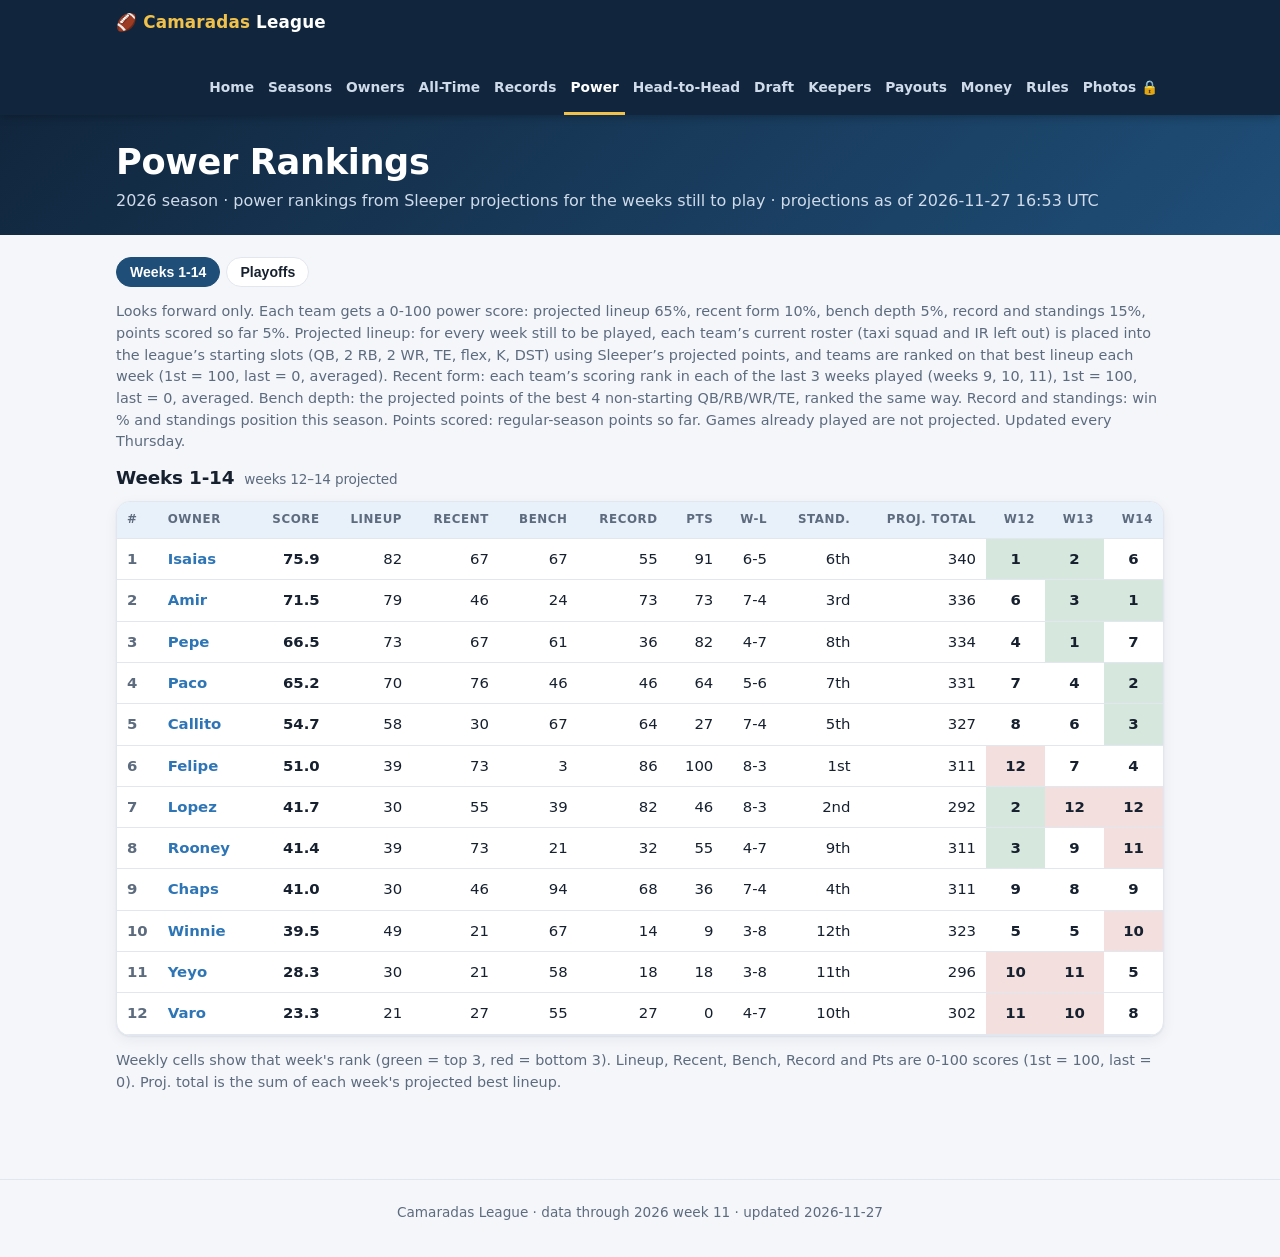
<file: power.html>
<!doctype html>
<html lang="en">
<head>
<meta charset="utf-8">
<meta name="viewport" content="width=device-width, initial-scale=1">
<title>Power Rankings</title>
<link rel="stylesheet" href="assets/site.css">
<style>
  .pr td.w { text-align: center; min-width: 34px; font-weight: 700; }
  .pr td.w.top { background: rgba(29,122,70,.18); }
  .pr td.w.bot { background: rgba(179,55,47,.16); }
</style>
</head>
<body>
<main>
  <div class="wrap">
    <div class="pills" id="pills" role="group" aria-label="Which weeks"></div>
    <p class="note" id="how"></p>
    <section id="board"></section>
  </div>
</main>
<script src="assets/site.js"></script>
<script>
L.boot("power.html", "Power Rankings", async (meta) => {
  const { $, $$, esc, getJSON, num, ownerLink } = L;
  const P = await getJSON("data/power.json");
  $("#pageSub").textContent = P.year + " season · power rankings from Sleeper projections for the weeks still to play" + (P.asOf ? " · projections as of " + P.asOf : "");
  let key = L.pickScope(P.blocks, P.blocks[0].key);
  const slotText = (() => {
    const names = { FLEX: "flex", SUPER_FLEX: "superflex", WRRB_FLEX: "RB/WR flex", REC_FLEX: "WR/TE flex" };
    const s = P.slots && P.slots.length ? P.slots : ["QB", "RB", "RB", "WR", "WR", "TE", "FLEX", "K", "DST"];
    const out = [], seen = {};
    s.forEach((x) => { seen[x] = (seen[x] || 0) + 1; });
    Object.keys(seen).forEach((x) => out.push((seen[x] > 1 ? seen[x] + " " : "") + (names[x] || x)));
    return out.join(", ");
  })();
  const noteFor = (B) => {
    const W = B.weights || {};
    const parts = [["lineup", "projected lineup"], ["recent", "recent form"], ["bench", "bench depth"], ["record", "record and standings"], ["points", "points scored so far"]].filter(([k]) => W[k] > 0);
    const head = parts.length === 1 ? "The power score is 100% projected lineup. "
      : "Each team gets a 0-100 power score: " + parts.map(([k, n]) => n + " " + W[k] + "%").join(", ") + ". ";
    return "Looks forward only. " + head +
      "Projected lineup: for every week still to be played, each team\u2019s current roster (taxi squad and IR left out) is placed into the league\u2019s starting slots (" + slotText + ") using Sleeper\u2019s projected points, and teams are ranked on that best lineup each week (1st = 100, last = 0, averaged). " +
      (W.recent > 0 ? "Recent form: each team\u2019s scoring rank in each of the last 3 weeks played" + (B.recentWeeks && B.recentWeeks.length ? " (weeks " + B.recentWeeks.join(", ") + ")" : "") + ", 1st = 100, last = 0, averaged. " : "") +
      (W.bench > 0 ? "Bench depth: the projected points of the best 4 non-starting QB/RB/WR/TE, ranked the same way. " : "") +
      (W.record > 0 ? "Record and standings: win % and standings position this season. " : "") +
      (W.points > 0 ? "Points scored: regular-season points so far. " : "") +
      "Games already played are not projected. Updated every Thursday.";
  };

  function drawBoard() {
    const B = P.blocks.find((b) => b.key === key);
    L.scopePills($("#pills"), P.blocks, key, (k) => { key = k; history.replaceState(null, "", "?scope=" + k); drawBoard(); });
    $("#how").textContent = noteFor(B);
    const W = B.weights || {};
    const parts = [W.lineup, W.recent, W.bench, W.record, W.points].filter((v) => v > 0).length;
    if (!B.weeksPlayed.length) {
      $("#board").innerHTML = '<div class="card" style="padding:16px"><b>' + esc(B.label) + '</b><p class="note" style="margin:6px 0 0">No projections loaded for these weeks. This table fills in when the weekly projections are pulled.</p></div>';
      return;
    }
    const n = B.teams.length;
    const wkHead = B.weeksPlayed.map((w) => "<th>W" + w + "</th>").join("");
    const rows = B.teams.map((t) => "<tr><td class='rank' data-v='" + t.rank + "'>" + t.rank + "</td><td class='l'><b>" + ownerLink(t.slug, t.nick) + "</b></td>" +
      "<td data-v='" + t.score + "'><b>" + num(t.score) + "</b></td>" +
      (W.lineup > 0 && parts > 1 ? "<td data-v='" + t.lineupScore + "'>" + num(t.lineupScore, 0) + "</td>" : "") + (W.recent > 0 ? "<td data-v='" + t.recentScore + "' title='" + Object.keys(t.recentRanks || {}).map((w) => "W" + w + ": " + L.ordinal(t.recentRanks[w])).join(", ") + "'>" + num(t.recentScore, 0) + "</td>" : "") + (W.bench > 0 ? "<td data-v='" + t.benchScore + "'>" + num(t.benchScore, 0) + "</td>" : "") +
      (W.record > 0 ? "<td data-v='" + t.recordScore + "'>" + num(t.recordScore, 0) + "</td>" : "") + (W.points > 0 ? "<td data-v='" + t.pointsScore + "'>" + num(t.pointsScore, 0) + "</td>" : "") +
      (W.record > 0 ? "<td data-v='" + t.wins + "'>" + L.rec(t.wins, t.losses, t.ties) + "</td><td data-v='" + (t.standing || 99) + "'>" + (t.standing ? L.ordinal(t.standing) : "–") + "</td>" : "") + "<td data-v='" + t.proj + "'>" + num(t.proj, 0) + "</td>" +
      B.weeksPlayed.map((w) => { const r = t.ranks[String(w)]; return "<td class='w" + (r <= 3 ? " top" : r > n - 3 ? " bot" : "") + "'>" + (r == null ? "–" : r) + "</td>"; }).join("") + "</tr>").join("");
    $("#board").innerHTML = '<h2 class="sec-title">' + esc(B.label) + " <small>weeks " + B.weeksPlayed[0] + (B.weeksPlayed.length > 1 ? "–" + B.weeksPlayed[B.weeksPlayed.length - 1] : "") + " projected</small></h2>" +
      '<div class="card table-wrap"><table class="pr" id="prt"><thead><tr><th data-sort>#</th><th class="l" data-sort>Owner</th><th data-sort>Score</th>' + (W.lineup > 0 && parts > 1 ? '<th data-sort title="Projected best lineup (0-100)">Lineup</th>' : "") + (W.recent > 0 ? '<th data-sort title="Recent form: scoring rank over the last 3 weeks played (0-100)">Recent</th>' : "") + (W.bench > 0 ? '<th data-sort title="Bench depth (0-100)">Bench</th>' : "") + (W.record > 0 ? '<th data-sort title="Record and standings (0-100)">Record</th>' : "") + (W.points > 0 ? '<th data-sort title="Points scored so far (0-100)">Pts</th>' : "") + (W.record > 0 ? "<th data-sort>W-L</th><th data-sort>Stand.</th>" : "") + '<th data-sort>Proj. total</th>' + wkHead + "</tr></thead><tbody>" + rows + "</tbody></table></div>" +
      '<p class="note">Weekly cells show that week\'s rank (green = top 3, red = bottom 3). ' + (parts > 1 ? 'Lineup, Recent, Bench, Record and Pts are 0-100 scores (1st = 100, last = 0). ' : '') + 'Proj. total is the sum of each week\'s projected best lineup.</p>';
    L.sortable($("#prt"));
  }

  drawBoard();
});
</script>
</body>
</html>
</file>
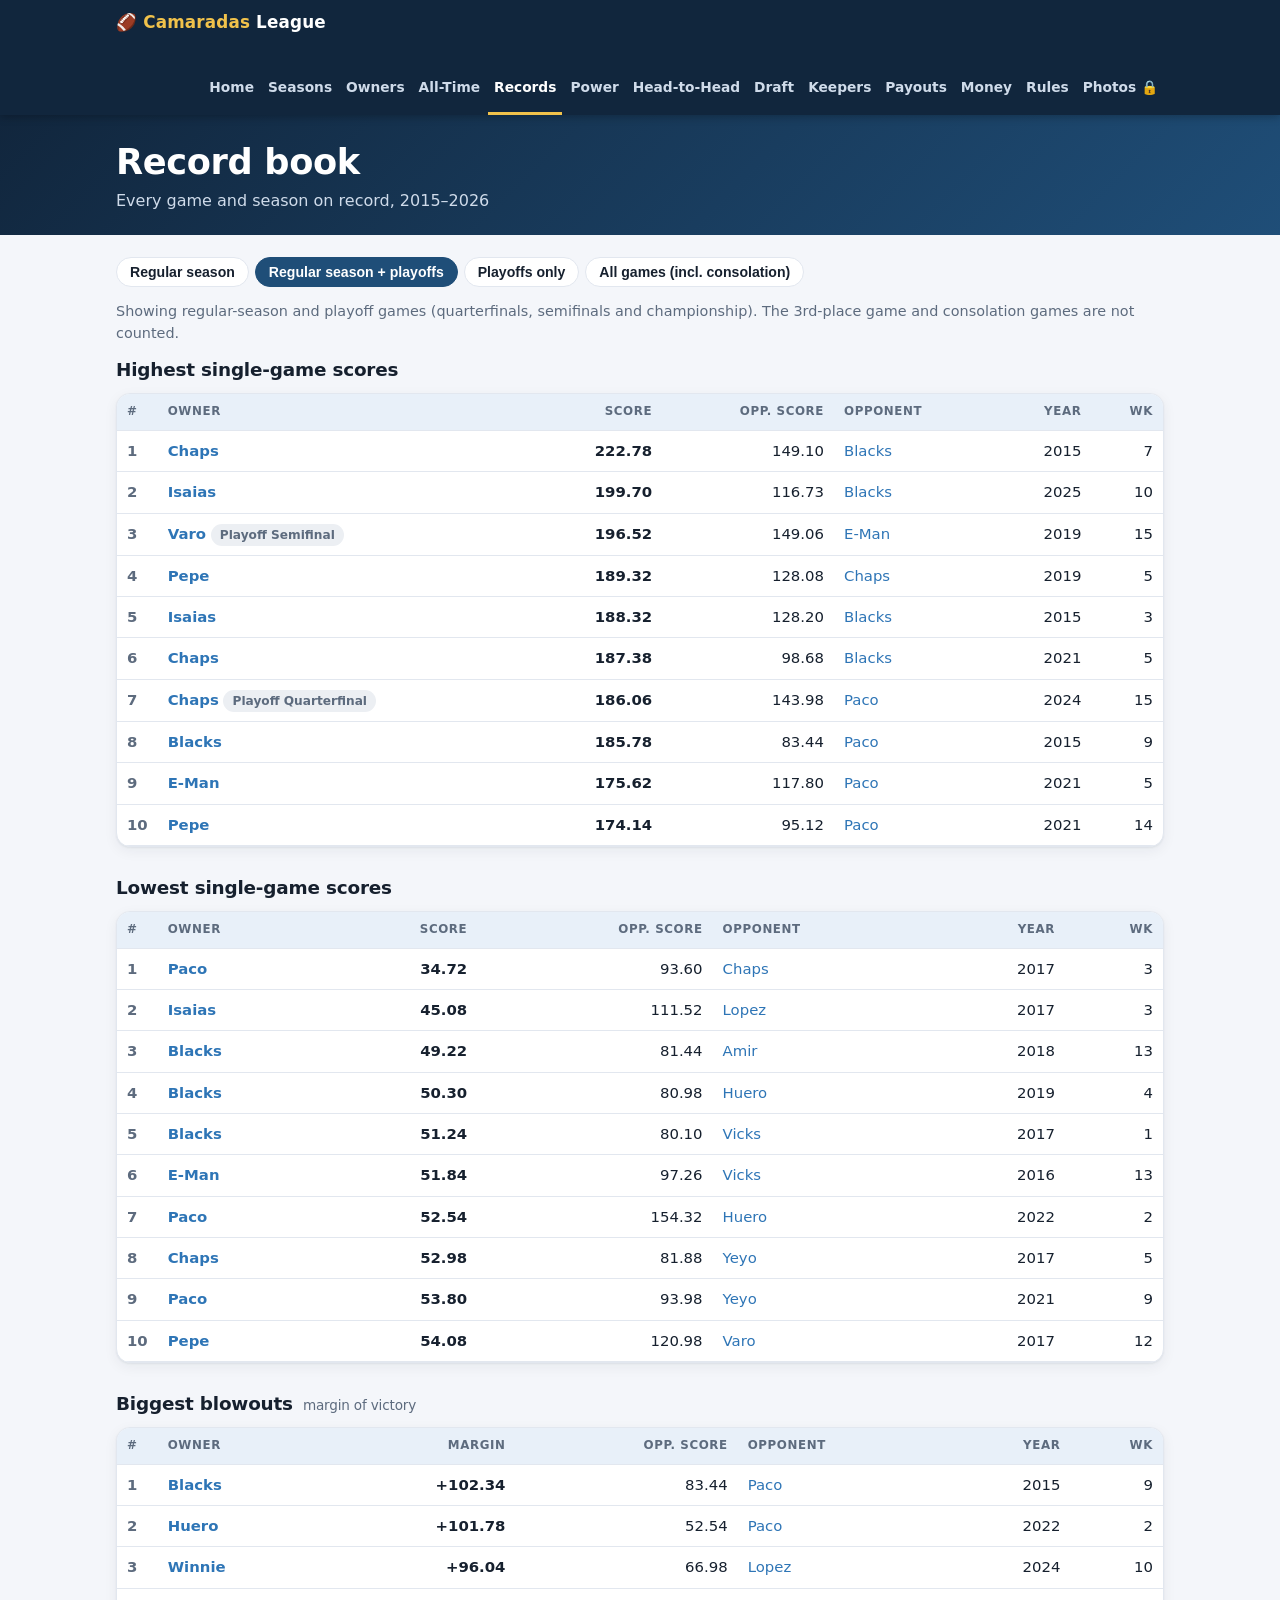
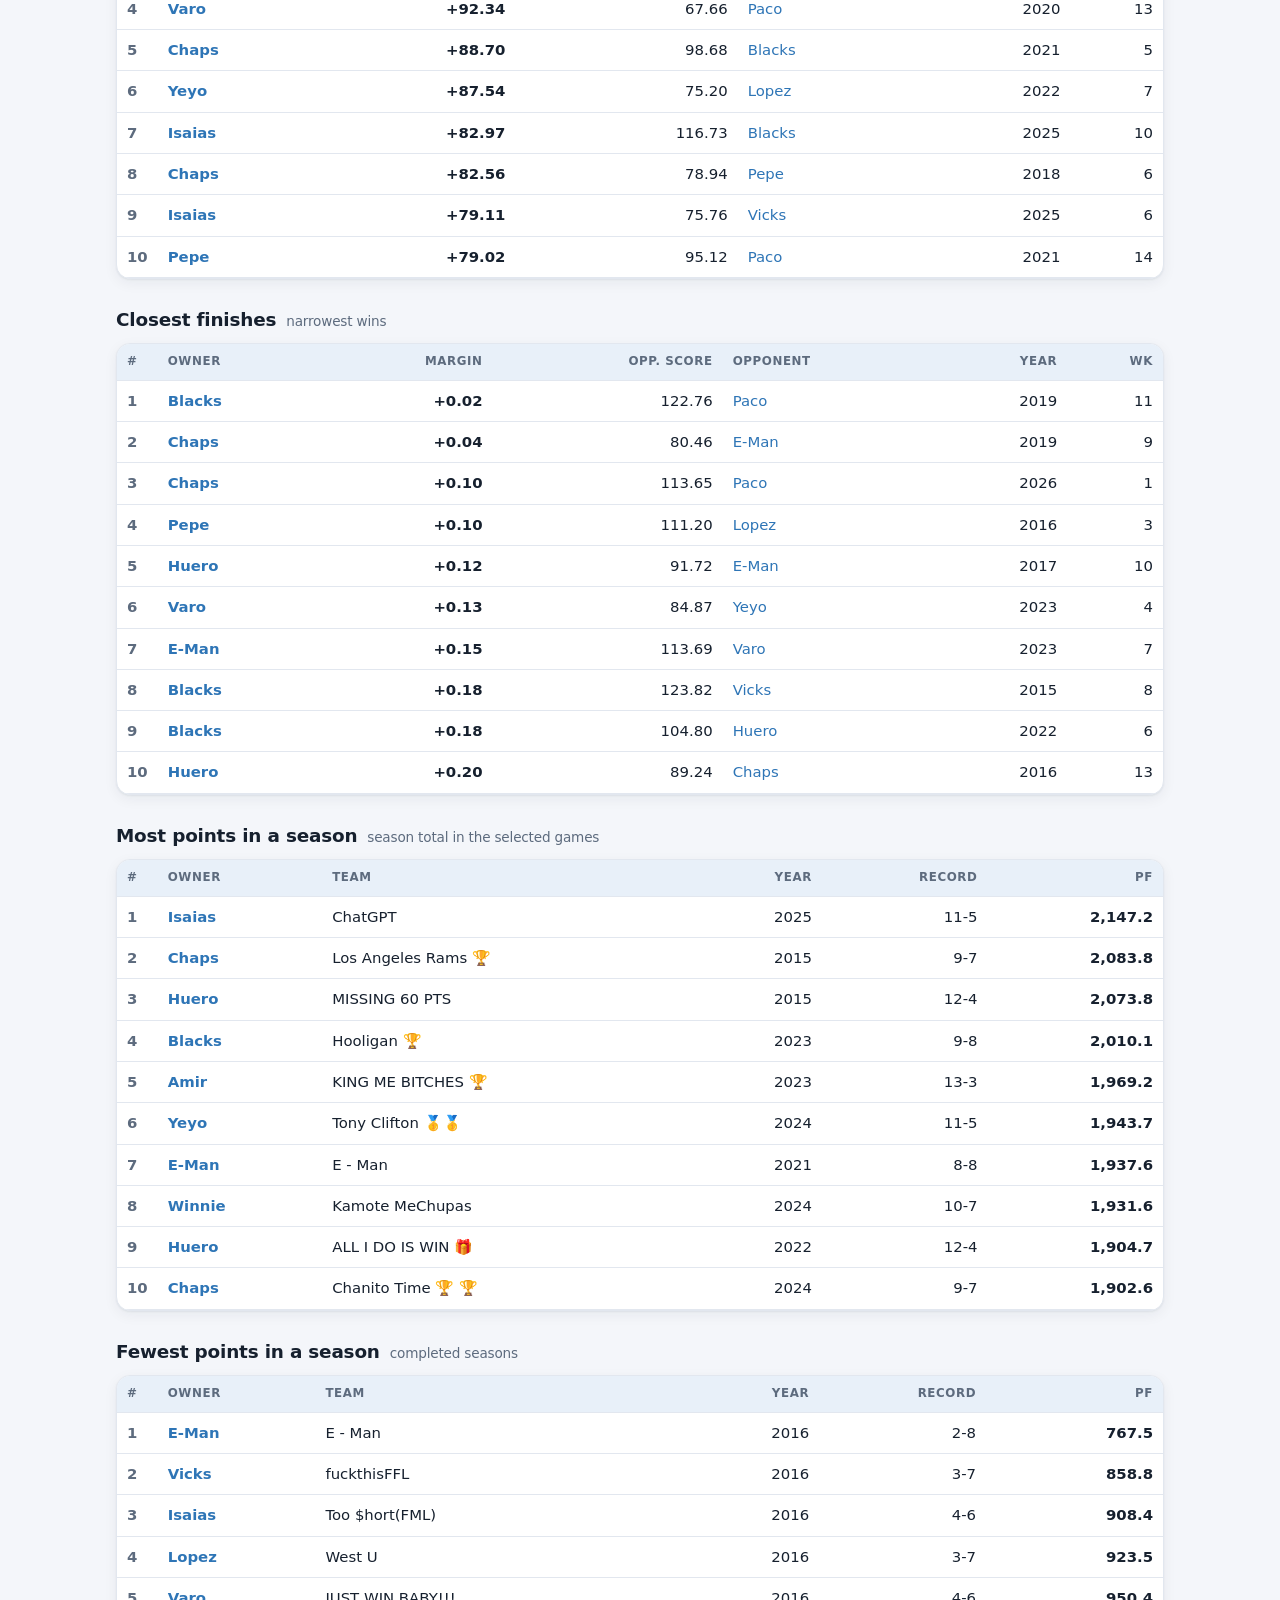
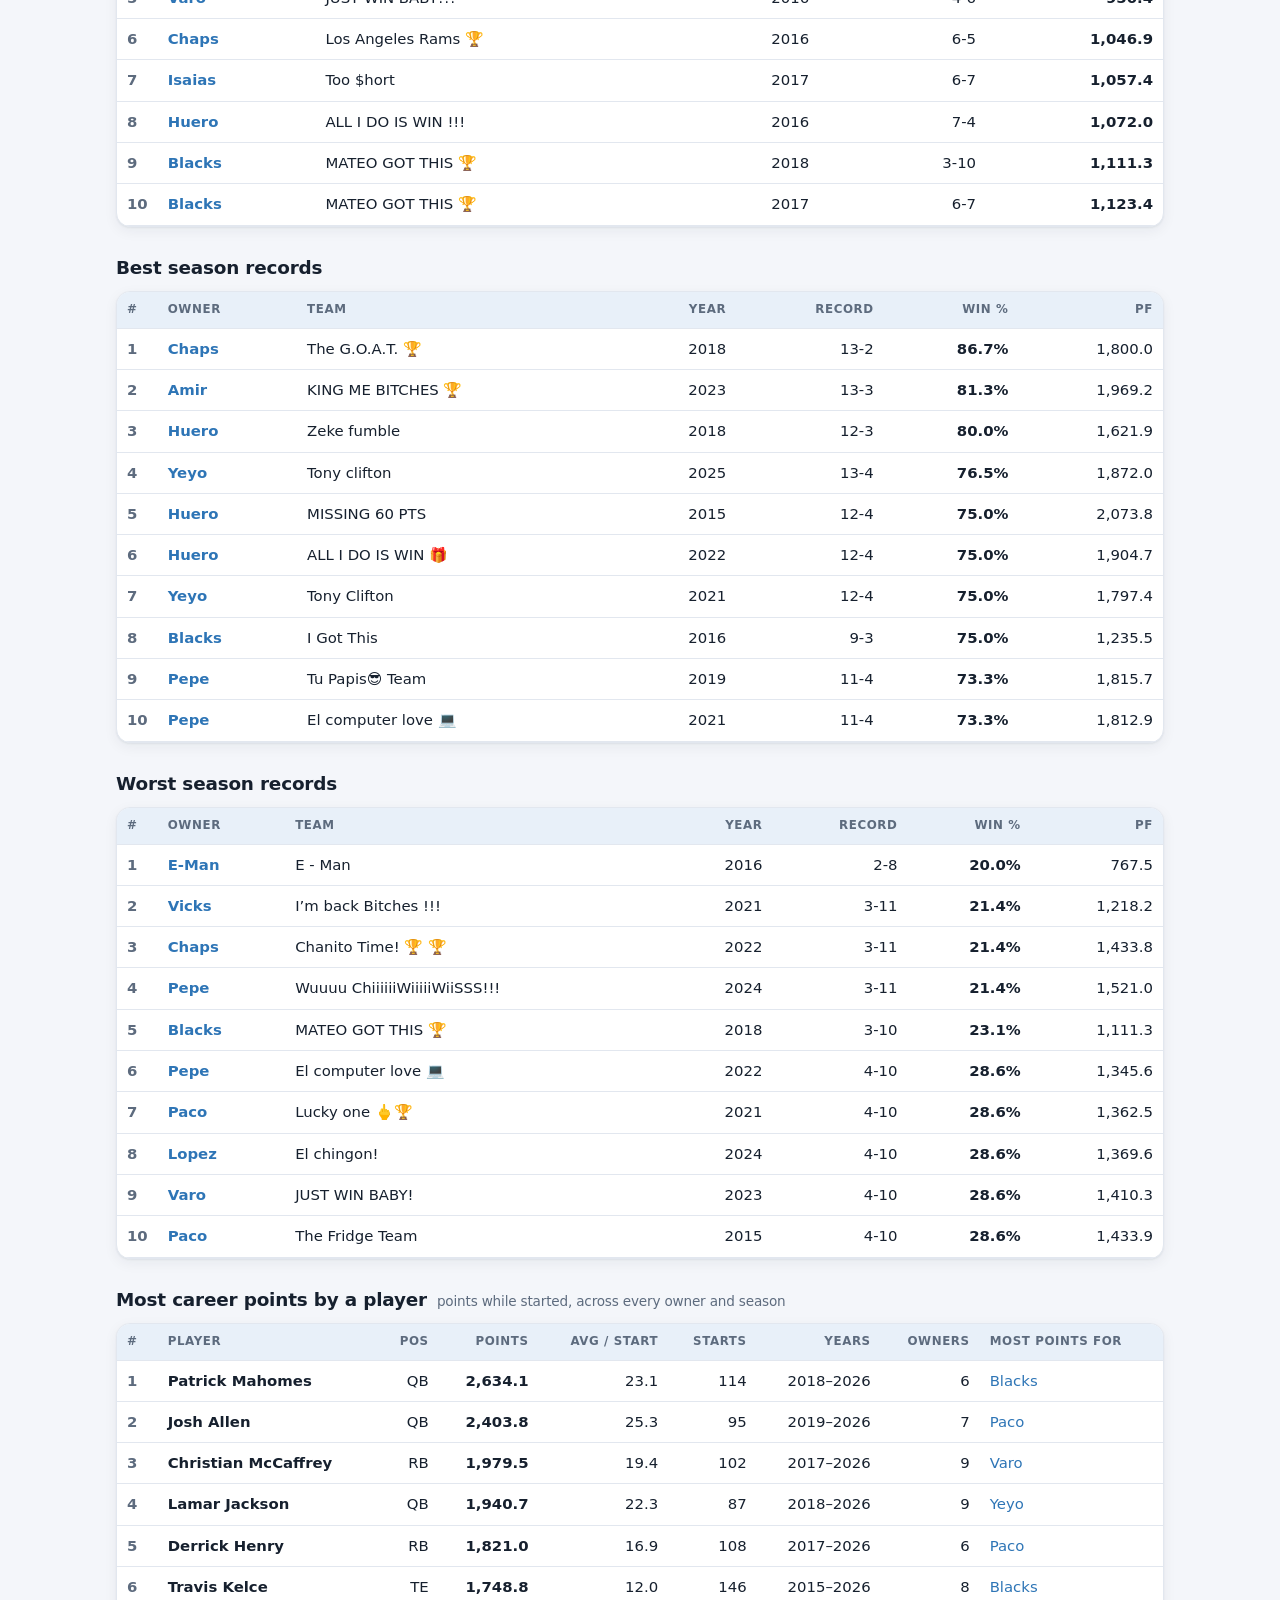
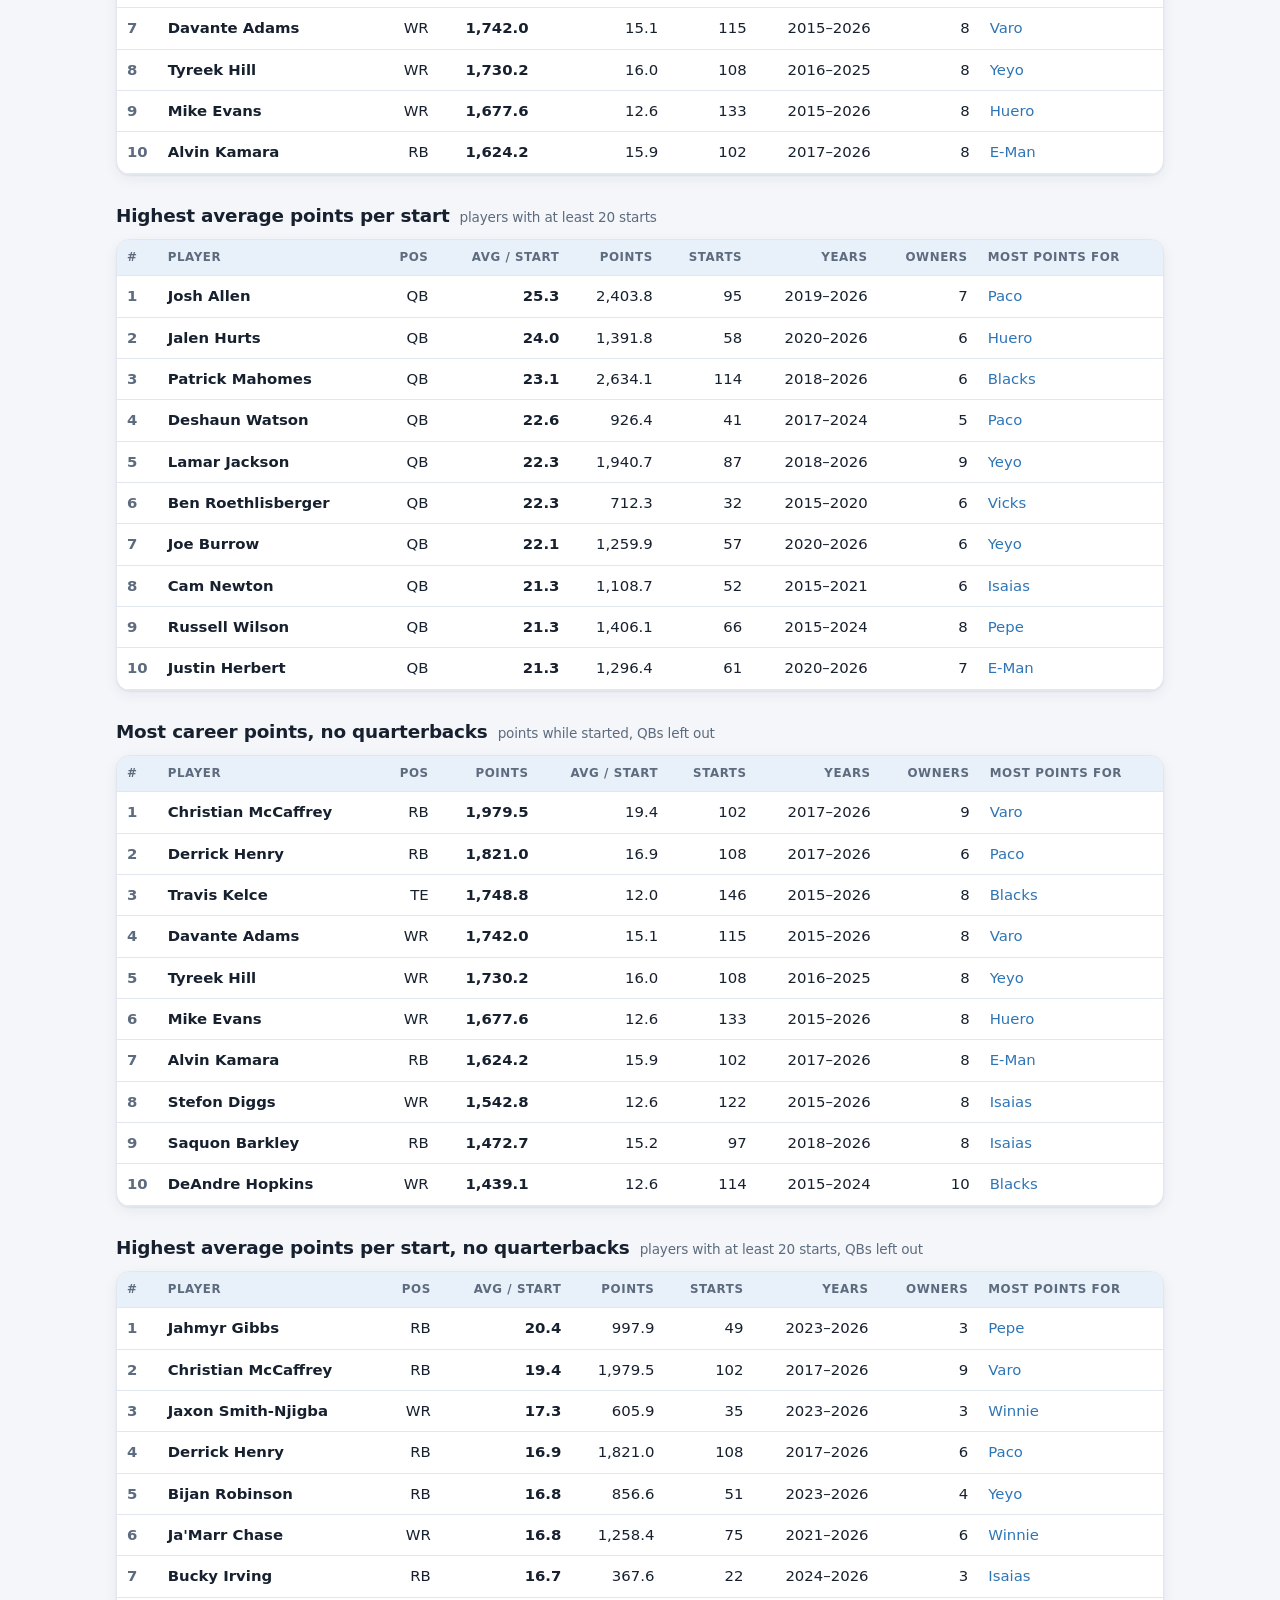
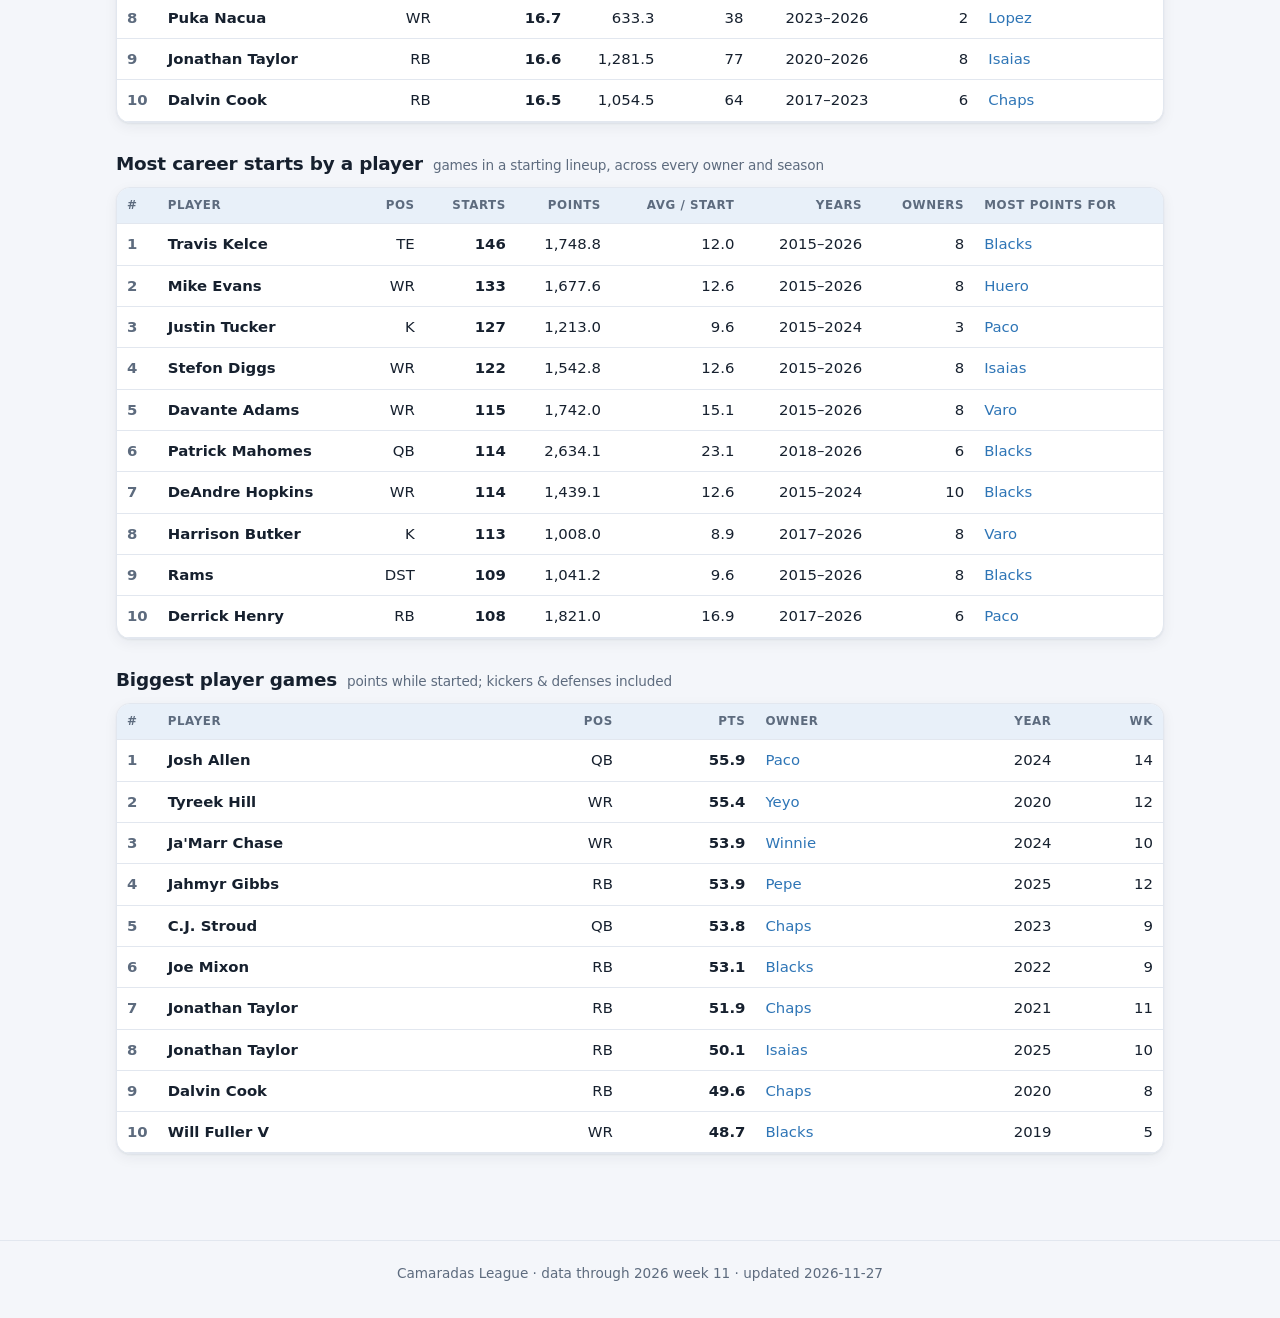
<file: records.html>
<!doctype html>
<html lang="en">
<head>
<meta charset="utf-8">
<meta name="viewport" content="width=device-width, initial-scale=1">
<title>Record book</title>
<link rel="stylesheet" href="assets/site.css">
</head>
<body>
<main>
  <div class="wrap">
    <div class="pills" id="pills" role="group" aria-label="Which games count"></div>
    <p class="note" id="scopeNote"></p>
    <div id="body"><div class="loading">Loading&hellip;</div></div>
  </div>
</main>
<script src="assets/site.js"></script>
<script>
L.boot("records.html", "Record book", async (meta) => {
  const { $, $$, esc, getJSON, rec, pct, num, ownerLink } = L;
  const RR = await getJSON("data/records.json");
  $("#pageSub").textContent = "Every game and season on record, " + meta.firstYear + "–" + meta.currentSeason;
  const NOTES = {
    reg: "Showing regular-season games only. Season tables use regular-season records.",
    regpo: "Showing regular-season and playoff games (quarterfinals, semifinals and championship). The 3rd-place game and consolation games are not counted.",
    po: "Showing playoff games only (quarterfinals, semifinals and championship; the 3rd-place game is not counted). Season tables cover playoff games only, and the bar for player averages is lower (5 starts).",
    all: "Showing every game, including consolation-bracket games."
  };
  const q = new URLSearchParams(location.search).get("scope");
  let scope = RR.scopes.find((s) => s.key === q) || RR.scopes.find((s) => s.key === RR.defaultScope) || RR.scopes[0];

  const typ = (t) => t === "Regular" ? "" : ' <span class="badge">' + esc(t.replace("Playoff - ", "Playoff ")) + "</span>";
  const gameTable = (list, scoreLabel, valFn) => '<div class="card table-wrap"><table><thead><tr><th>#</th><th class="l">Owner</th><th>' + scoreLabel + '</th><th>Opp. score</th><th class="l">Opponent</th><th>Year</th><th>Wk</th></tr></thead><tbody>' +
    list.map((g, i) => "<tr><td class='rank'>" + (i + 1) + "</td><td class='l'><b>" + ownerLink(g.slug, g.owner) + "</b>" + typ(g.type) + "</td><td><b>" + valFn(g) + "</b></td><td>" + num(g.oppScore, 2) +
      "</td><td class='l'>" + ownerLink(g.oppSlug, g.opp) + "</td><td>" + g.year + "</td><td>" + g.week + "</td></tr>").join("") + "</tbody></table></div>";
  const seasonTable = (list, extra) => '<div class="card table-wrap"><table><thead><tr><th>#</th><th class="l">Owner</th><th class="l">Team</th><th>Year</th><th>Record</th>' + extra.h + '</tr></thead><tbody>' +
    list.map((g, i) => "<tr><td class='rank'>" + (i + 1) + "</td><td class='l'><b>" + ownerLink(g.slug, g.owner) + "</b></td><td class='l'>" + esc(g.team) + "</td><td>" + g.year + "</td><td>" + rec(g.w, g.l, g.t) + "</td>" + extra.c(g) + "</tr>").join("") + "</tbody></table></div>";
  const ptable = (list, key) => {
    const cols = { pts: ["Points", (g) => num(g.pts)], avg: ["Avg / start", (g) => num(g.avg)], starts: ["Starts", (g) => g.starts] };
    const rest = ["pts", "avg", "starts"].filter((k) => k !== key);
    const head = [key].concat(rest).map((k) => "<th>" + cols[k][0] + "</th>").join("");
    return '<div class="card table-wrap"><table><thead><tr><th>#</th><th class="l">Player</th><th>Pos</th>' + head + '<th>Years</th><th>Owners</th><th class="l">Most points for</th></tr></thead><tbody>' +
      (list || []).map((g, i) => "<tr><td class='rank'>" + (i + 1) + "</td><td class='l'><b>" + esc(g.name) + "</b></td><td>" + esc(g.pos) + "</td>" +
        [key].concat(rest).map((k, j) => "<td>" + (j === 0 ? "<b>" + cols[k][1](g) + "</b>" : cols[k][1](g)) + "</td>").join("") +
        "<td>" + (g.years[0] === g.years[1] ? g.years[0] : g.years[0] + "\u2013" + g.years[1]) + "</td><td>" + g.owners + "</td><td class='l'>" + ownerLink(g.topSlug, g.topOwner) + "</td></tr>").join("") + "</tbody></table></div>";
  };
  const sec = (t, sub, html) => '<section><h2 class="sec-title">' + t + (sub ? " <small>" + sub + "</small>" : "") + "</h2>" + html + "</section>";

  function draw() {
  const R = scope;
  $("#pills").innerHTML = RR.scopes.map((s) => '<button class="pill' + (s.key === scope.key ? " on" : "") + '" data-k="' + s.key + '">' + esc(s.label) + "</button>").join("");
  $$("#pills .pill").forEach((b) => b.addEventListener("click", () => {
    scope = RR.scopes.find((x) => x.key === b.dataset.k);
    history.replaceState(null, "", "?scope=" + scope.key);
    draw();
  }));
  $("#scopeNote").textContent = NOTES[scope.key] || "";
  $("#body").innerHTML =
    sec("Highest single-game scores", "", gameTable(R.highScores, "Score", (g) => num(g.score, 2))) +
    sec("Lowest single-game scores", "", gameTable(R.lowScores, "Score", (g) => num(g.score, 2))) +
    sec("Biggest blowouts", "margin of victory", gameTable(R.blowouts, "Margin", (g) => "+" + num(g.margin, 2))) +
    sec("Closest finishes", "narrowest wins", gameTable(R.closest, "Margin", (g) => "+" + num(g.margin, 2))) +
    sec("Most points in a season", "season total in the selected games", seasonTable(R.seasonPoints, { h: "<th>PF</th>", c: (g) => "<td><b>" + num(g.pf) + "</b></td>" })) +
    sec("Fewest points in a season", "completed seasons", seasonTable(R.seasonPointsLow, { h: "<th>PF</th>", c: (g) => "<td><b>" + num(g.pf) + "</b></td>" })) +
    sec("Best season records", "", seasonTable(R.bestRecords, { h: "<th>Win %</th><th>PF</th>", c: (g) => "<td><b>" + pct(g.pct) + "</b></td><td>" + num(g.pf) + "</td>" })) +
    sec("Worst season records", "", seasonTable(R.worstRecords, { h: "<th>Win %</th><th>PF</th>", c: (g) => "<td><b>" + pct(g.pct) + "</b></td><td>" + num(g.pf) + "</td>" })) +
    sec("Most career points by a player", "points while started, across every owner and season", ptable(R.playerTotals, "pts")) +
    sec("Highest average points per start", "players with at least " + R.minStarts + " starts", ptable(R.playerAvg, "avg")) +
    sec("Most career points, no quarterbacks", "points while started, QBs left out", ptable(R.playerTotalsNoQB, "pts")) +
    sec("Highest average points per start, no quarterbacks", "players with at least " + R.minStarts + " starts, QBs left out", ptable(R.playerAvgNoQB, "avg")) +
    sec("Most career starts by a player", "games in a starting lineup, across every owner and season", ptable(R.playerStarts, "starts")) +
    sec("Biggest player games", "points while started" + (R.excludesKickersDefenses ? "" : "; kickers &amp; defenses included"),
      '<div class="card table-wrap"><table><thead><tr><th>#</th><th class="l">Player</th><th>Pos</th><th>Pts</th><th class="l">Owner</th><th>Year</th><th>Wk</th></tr></thead><tbody>' +
      R.playerGames.map((g, i) => "<tr><td class='rank'>" + (i + 1) + "</td><td class='l'><b>" + esc(g.name) + "</b></td><td>" + esc(g.pos) + "</td><td><b>" + num(g.pts) + "</b></td><td class='l'>" + ownerLink(g.slug, g.owner) + "</td><td>" + g.year + "</td><td>" + g.week + "</td></tr>").join("") + "</tbody></table></div>");
  }
  draw();
});
</script>
</body>
</html>
</file>
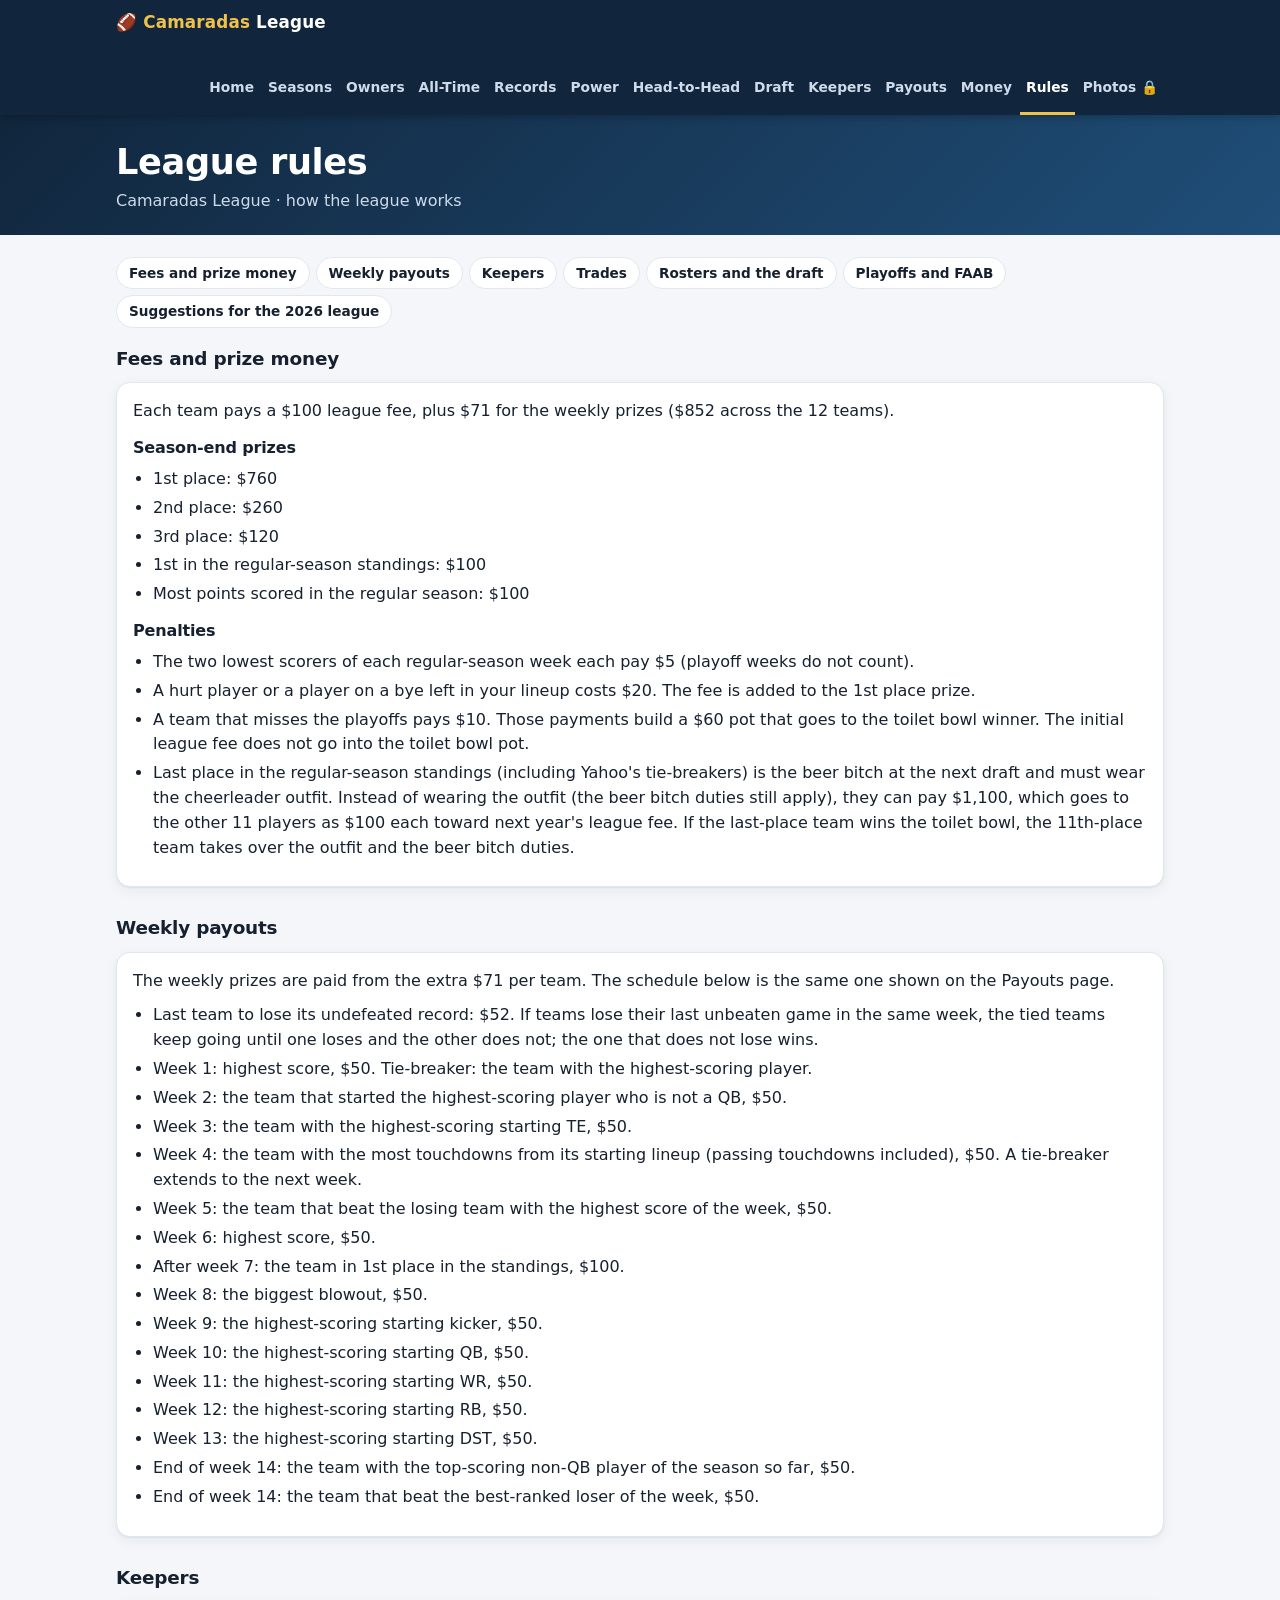
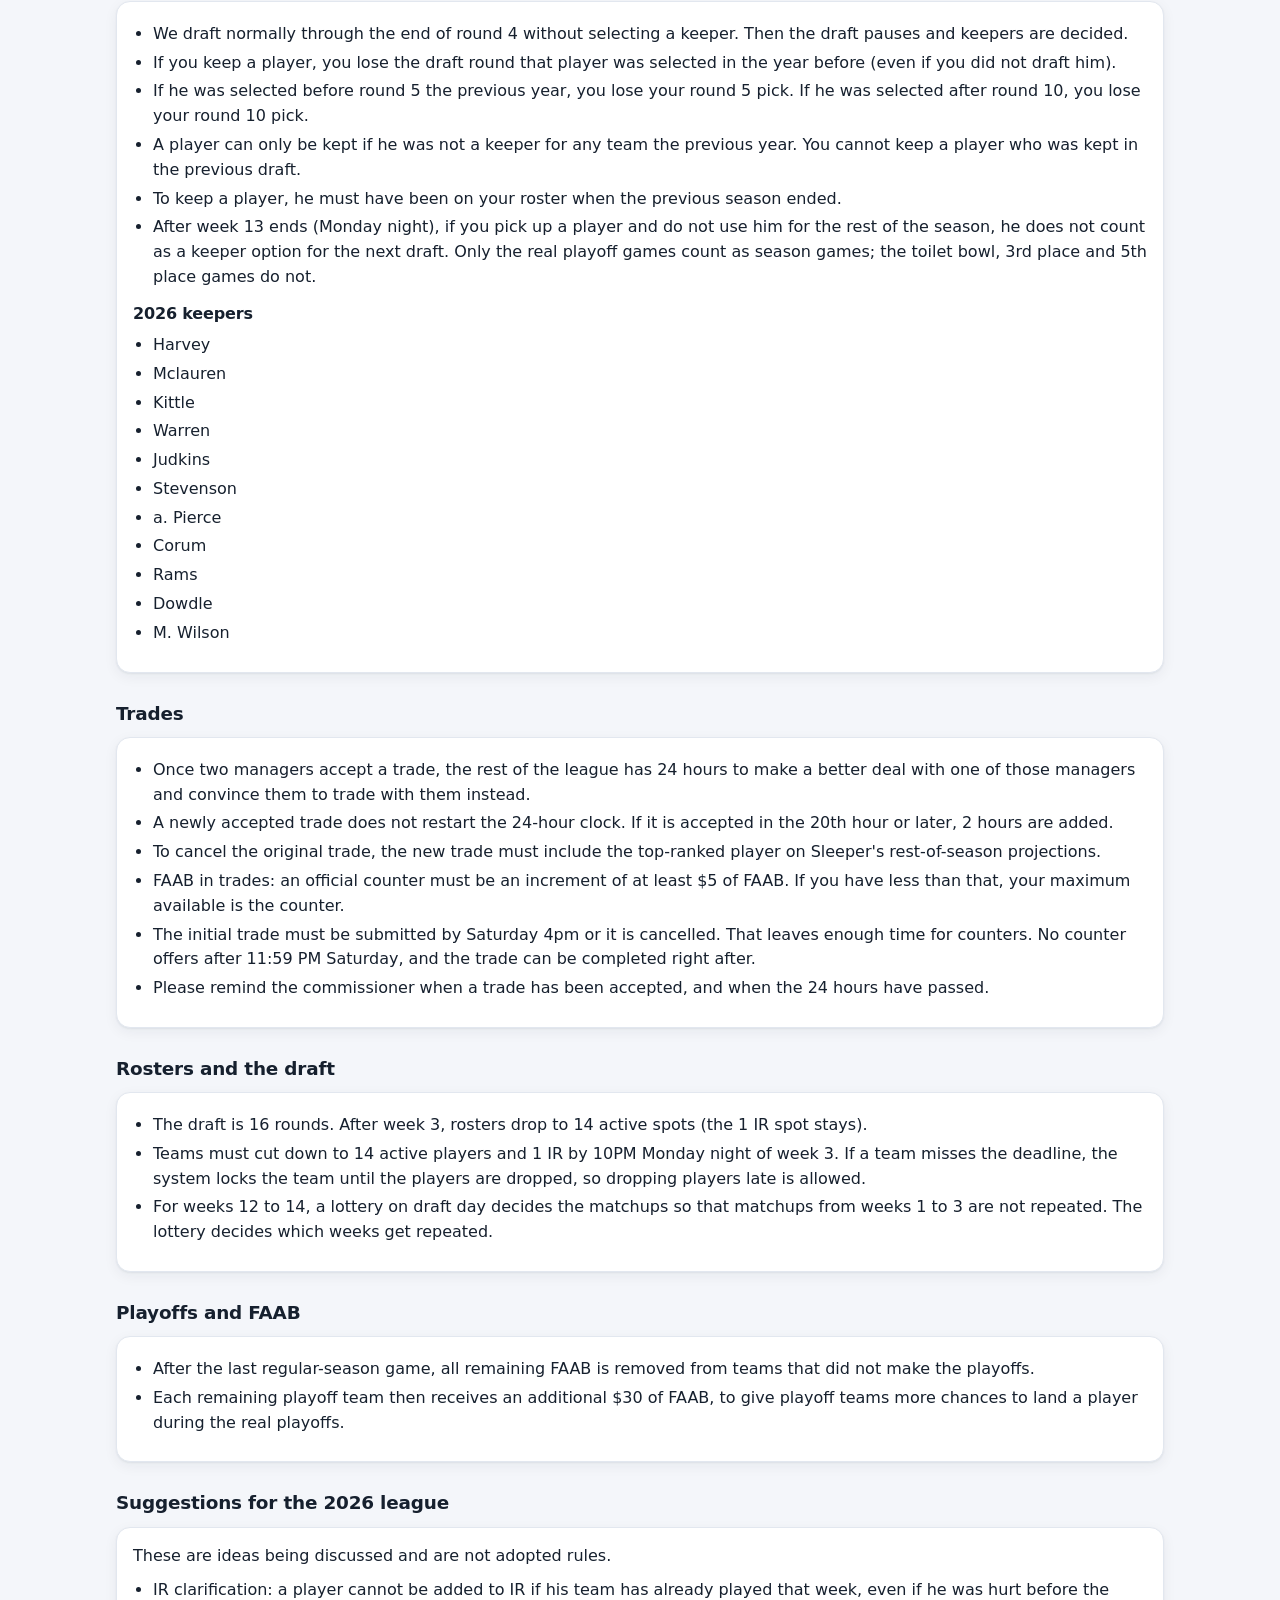
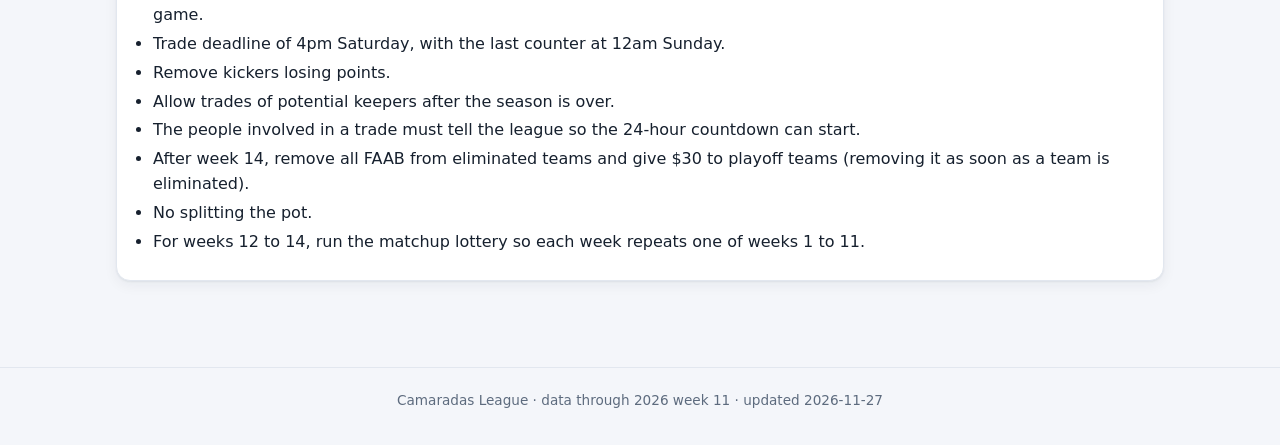
<file: rules.html>
<!doctype html>
<html lang="en">
<head>
<meta charset="utf-8">
<meta name="viewport" content="width=device-width, initial-scale=1">
<title>League rules</title>
<link rel="stylesheet" href="assets/site.css">
</head>
<body>
<main>
  <div class="wrap" id="body"><div class="loading">Loading&hellip;</div></div>
</main>
<script src="assets/site.js"></script>
<script>
L.boot("rules.html", "League rules", async (meta) => {
  const { $, esc, getJSON } = L;
  const R = await getJSON("data/rules.json");
  $("#pageSub").textContent = meta.leagueName + " · how the league works";
  const slugify = (t, i) => "s" + i + "-" + t.toLowerCase().replace(/[^a-z0-9]+/g, "-").replace(/^-|-$/g, "");
  const blocks = (bl) => bl.map((b) => b.t === "ul" ? "<ul class='rules-list'>" + b.items.map((i) => "<li>" + esc(i) + "</li>").join("") + "</ul>"
    : b.t === "h" ? "<h3 class='sub-title' style='margin-top:14px'>" + esc(b.text) + "</h3>" : "<p>" + esc(b.text) + "</p>").join("");
  const secs = R.sections.map((s, i) => ({ ...s, id: slugify(s.title || "rules", i) }));
  $("#body").innerHTML =
    (R.placeholder ? '<div class="callout">These are placeholder rules. Paste the real rules into <code>league_rules.md</code>, run <code>export_site_data.py</code> and upload the <code>data</code> folder.</div>' : "") +
    (secs.length > 2 ? '<div class="owner-nav" style="flex-wrap:wrap">' + secs.filter((s) => s.title).map((s) => '<a href="#' + s.id + '">' + esc(s.title) + "</a>").join("") + "</div>" : "") +
    secs.map((s) => '<section id="' + s.id + '">' + (s.title ? '<h2 class="sec-title">' + esc(s.title) + "</h2>" : "") +
      '<div class="card"><div class="pad rules">' + blocks(s.blocks) + "</div></div></section>").join("");
});
</script>
</body>
</html>
</file>
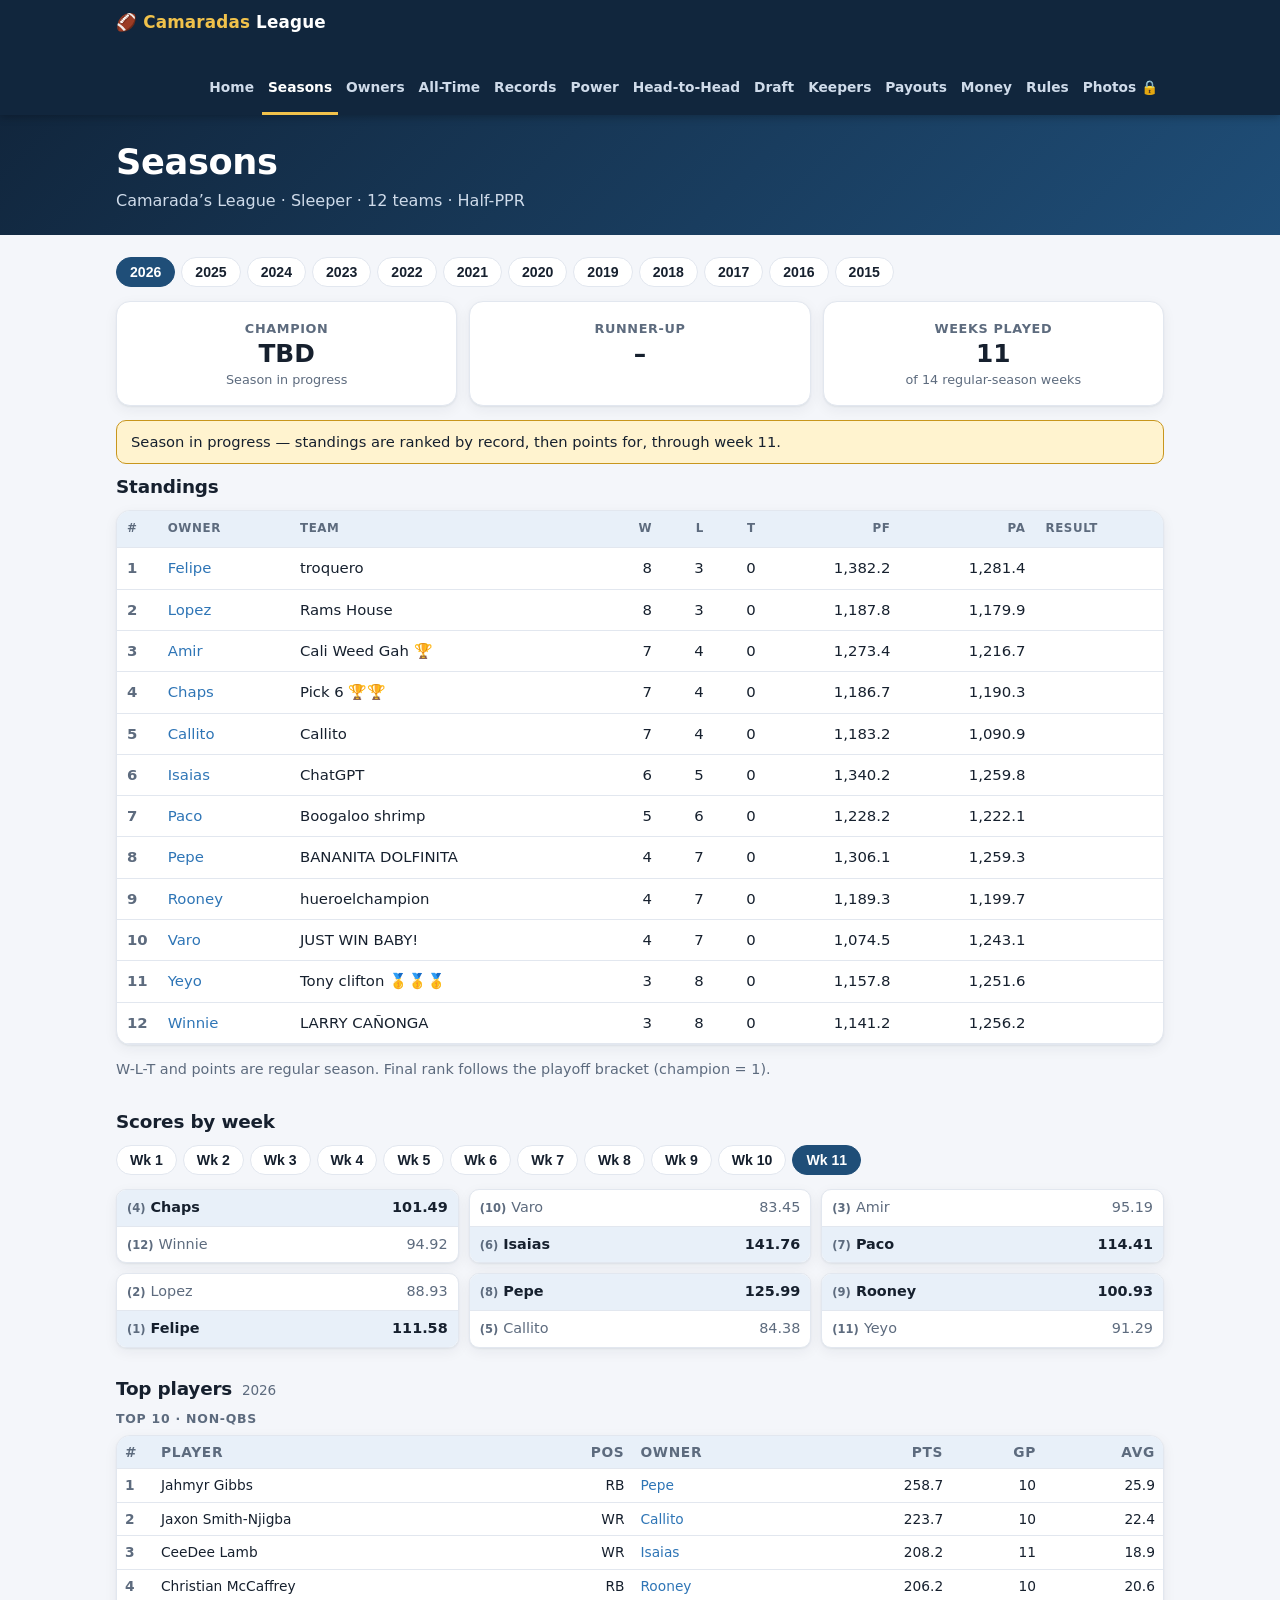
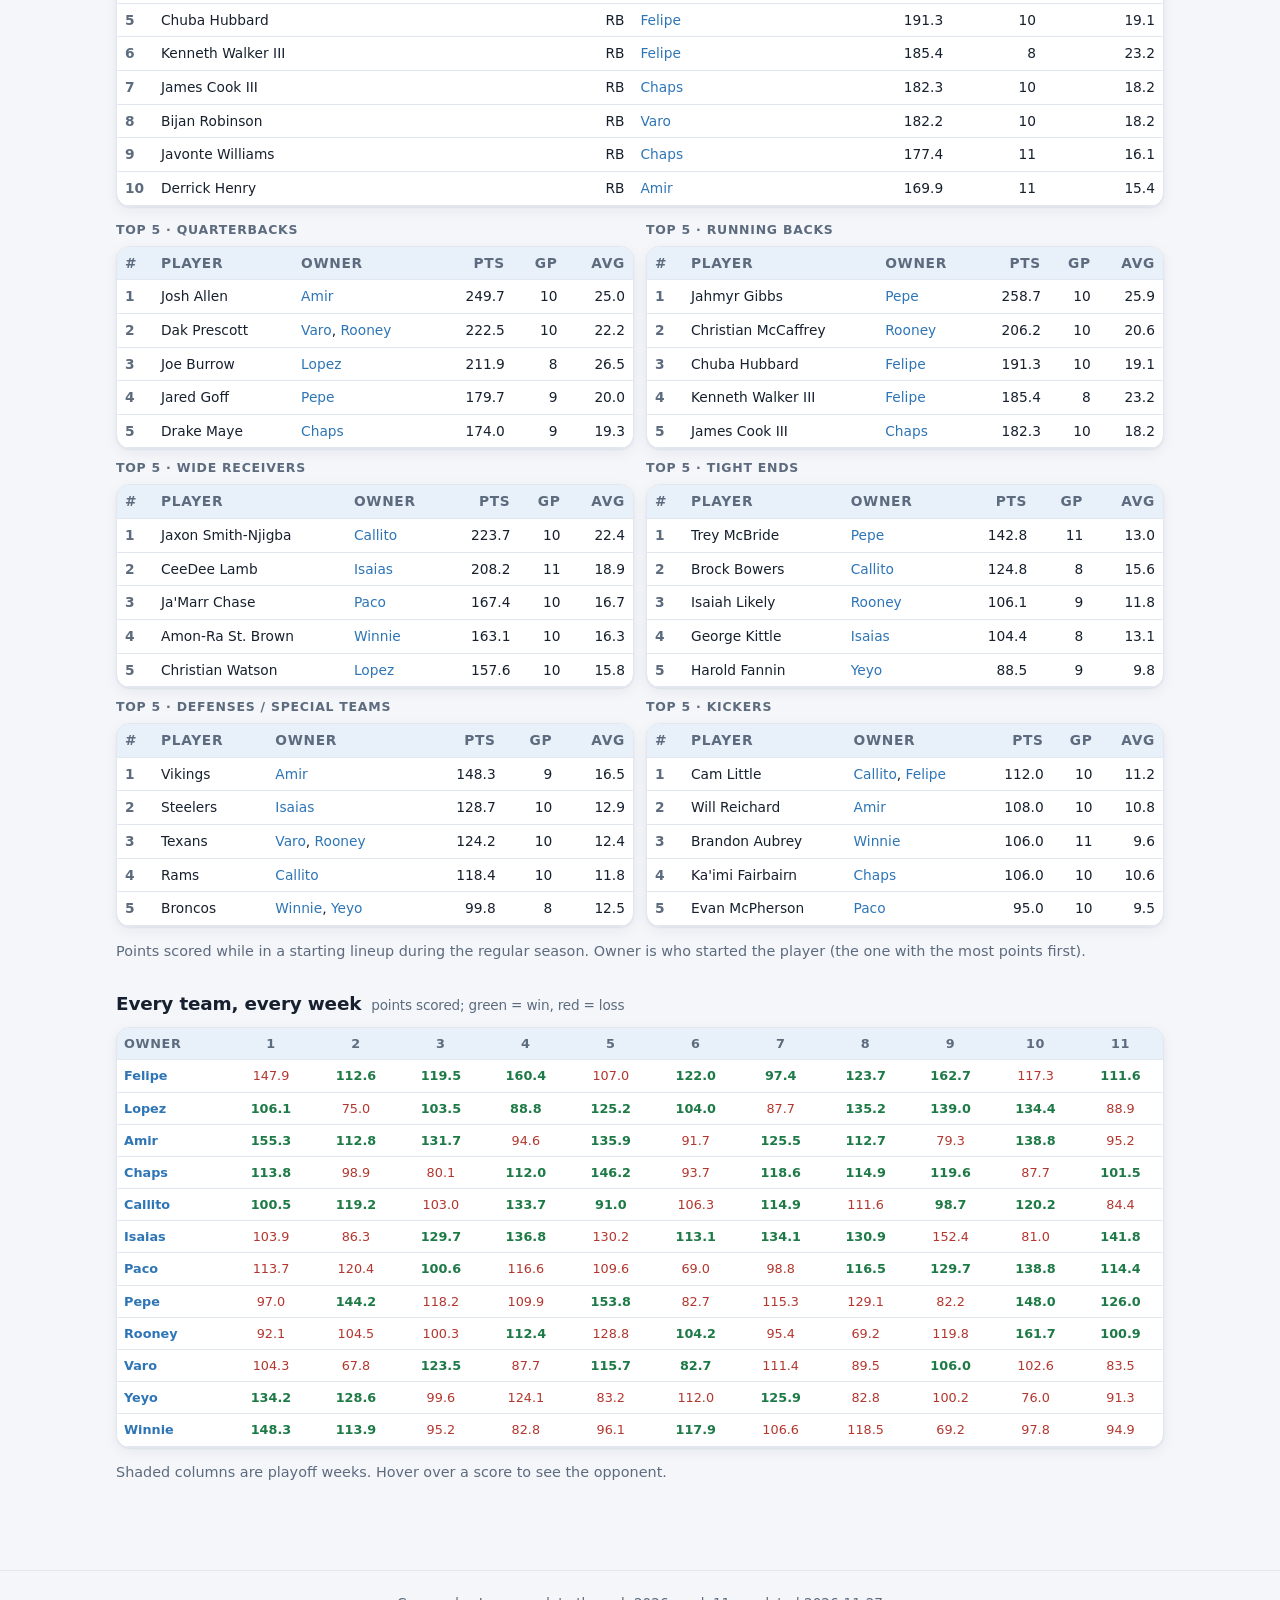
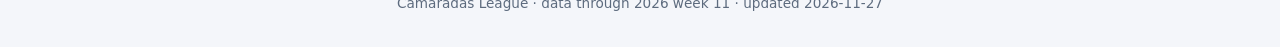
<file: seasons.html>
<!doctype html>
<html lang="en">
<head>
<meta charset="utf-8">
<meta name="viewport" content="width=device-width, initial-scale=1">
<title>Seasons</title>
<link rel="stylesheet" href="assets/site.css">
<style>
  .br { display: flex; gap: 18px; align-items: stretch; overflow-x: auto; padding: 4px 2px 10px; }
  .br-col { display: flex; flex-direction: column; min-width: 210px; flex: 1; }
  .br-games { display: flex; flex-direction: column; justify-content: space-around; gap: 14px; flex: 1; }
  .br-col h3 { margin: 0 0 8px; font-size: .78rem; text-transform: uppercase; letter-spacing: .06em; color: var(--muted); font-weight: 700; }
  .gm { background: var(--card); border: 1px solid var(--line); border-radius: 10px; box-shadow: var(--shadow); overflow: hidden; }
  .gm .tm { display: flex; justify-content: space-between; gap: 10px; padding: 7px 10px; font-size: .9rem; align-items: baseline; }
  .gm .tm + .tm { border-top: 1px solid var(--line); }
  .gm .tm.w { font-weight: 800; background: var(--accent-soft); }
  .gm .tm.l { color: var(--muted); }
  .gm .sd { color: var(--muted); font-size: .72rem; font-weight: 700; margin-right: 5px; }
  .gm .sc { font-variant-numeric: tabular-nums; }
  .br-champ { border-color: var(--gold); }
  .br-champ .tm.w { background: var(--gold-soft); }
  .wk-list { display: grid; grid-template-columns: repeat(auto-fill, minmax(260px, 1fr)); gap: 10px; }
  .gm .kind { padding: 3px 10px; font-size: .7rem; font-weight: 700; text-transform: uppercase; letter-spacing: .05em; color: var(--muted); background: var(--silver-soft); }
  .grid-wk td, .grid-wk th { text-align: center; padding: 6px 7px; font-size: .8rem; white-space: nowrap; }
  .grid-wk td:first-child, .grid-wk th:first-child { text-align: left; position: sticky; left: 0; background: var(--card); z-index: 2; font-weight: 700; }
  .grid-wk th:first-child { background: var(--accent-soft); }
  .grid-wk td.wn { color: var(--win); font-weight: 700; }
  .grid-wk td.ls { color: var(--loss); }
  .mini { margin: 0 0 8px; font-size: .78rem; text-transform: uppercase; letter-spacing: .06em; color: var(--muted); font-weight: 700; }
  #plSec td, #plSec th { padding: 6px 8px; font-size: .86rem; }
  .grid-wk td.po { background: var(--accent-soft); }
</style>
</head>
<body>
<main>
  <div class="wrap">
    <div class="pills" id="pills"></div>
    <div class="grid g3" id="summary" style="margin-bottom:14px"></div>
    <div id="warn"></div>
    <section>
      <h2 class="sec-title">Standings</h2>
      <div class="card table-wrap"><table id="tbl"></table></div>
      <p class="note" id="foot2"></p>
    </section>
    <section id="bracketSec" hidden>
      <h2 class="sec-title">Playoff bracket <small id="brSub"></small></h2>
      <div class="br" id="bracket"></div>
      <p class="note">Seeds in brackets follow regular-season record, then points. Teams with a bye start in the semifinals.</p>
    </section>
    <section id="weeksSec" hidden>
      <h2 class="sec-title">Scores by week</h2>
      <div class="pills" id="wpills"></div>
      <div class="wk-list" id="wkGames"></div>
    </section>
    <section id="plSec" hidden>
      <h2 class="sec-title">Top players <small id="plSub"></small></h2>
      <div id="plTop" style="margin-bottom:16px"></div>
      <div class="grid g2" id="plGrid"></div>
      <p class="note" id="plNote"></p>
    </section>
    <section id="gridSec" hidden>
      <h2 class="sec-title">Every team, every week <small>points scored; green = win, red = loss</small></h2>
      <div class="card table-wrap"><table class="grid-wk" id="wkGrid"></table></div>
      <p class="note">Shaded columns are playoff weeks. Hover over a score to see the opponent.</p>
    </section>
  </div>
</main>
<script src="assets/site.js"></script>
<script>
L.boot("seasons.html", "Seasons", async (meta) => {
  const { $, $$, esc, getJSON, rec, num, ownerLink, RESULT_BADGE } = L;
  const seasons = await getJSON("data/seasons.json");
  const want = parseInt(new URLSearchParams(location.search).get("y"), 10);
  let cur = seasons.find((s) => s.year === want) || seasons[0];
  let detail = null, wk = null;
  const cache = {};

  $("#pills").innerHTML = seasons.map((s) =>
    '<button class="pill" data-y="' + s.year + '">' + s.year + "</button>").join("");
  $$("#pills .pill").forEach((b) => b.addEventListener("click", () => {
    cur = seasons.find((s) => s.year === +b.dataset.y);
    history.replaceState(null, "", "?y=" + cur.year);
    draw();
  }));

  const tile = (k, v, sub, gold) =>
    '<div class="card tile' + (gold ? " gold" : "") + '"><span>' + k + "</span><b>" + v + "</b><span style='text-transform:none;letter-spacing:0;font-weight:500'>" + sub + "</span></div>";

  const side = (t, win, tie) =>
    '<div class="tm ' + (tie ? "" : win ? "w" : "l") + '"><span>' + (t.seed ? '<span class="sd">(' + t.seed + ")</span>" : "") + esc(t.nick) + '</span><span class="sc">' + num(t.score, 2) + "</span></div>";
  const card = (g, showKind) => {
    const kind = g.type === "Regular" ? "" : g.type.replace("Playoff - ", "");
    return '<div class="gm' + (g.type === "Playoff - Championship" ? " br-champ" : "") + '">' + (showKind && kind ? '<div class="kind">' + esc(kind) + "</div>" : "") +
      side(g.a, g.win === "a", g.win === "t") + side(g.b, g.win === "b", g.win === "t") + "</div>";
  };

  function drawBracket() {
    const B = detail && detail.bracket;
    $("#bracketSec").hidden = !B;
    if (!B) return;
    $("#brSub").textContent = cur.year;
    $("#bracket").innerHTML = B.rounds.map((r) =>
      '<div class="br-col"><h3>' + esc(r.name) + " · week " + r.week + "</h3><div class='br-games'>" + r.games.map((g) => card(g, false)).join("") + "</div></div>").join("") +
      (B.third ? '<div class="br-col"><h3>3rd place game</h3><div class="br-games" style="justify-content:flex-end">' + card(B.third, false) + "</div></div>" : "");
  }

  function drawWeek() {
    const W = detail ? detail.weeks : [];
    $("#weeksSec").hidden = !W.length;
    if (!W.length) return;
    $("#wpills").innerHTML = W.map((w) =>
      '<button class="pill' + (w.week === wk ? " on" : "") + '" data-w="' + w.week + '">' + (w.tag ? esc(w.tag) : "Wk " + w.week) + "</button>").join("");
    $$("#wpills .pill").forEach((b) => b.addEventListener("click", () => { wk = +b.dataset.w; drawWeek(); }));
    const cw = W.find((w) => w.week === wk) || W[W.length - 1];
    $("#wkGames").innerHTML = cw.games.map((g) => card(g, true)).join("");
  }

  function drawGrid() {
    const W = detail ? detail.weeks : [];
    $("#gridSec").hidden = !W.length;
    if (!W.length) return;
    // per team: week -> {score, win, opp}
    const by = {};
    W.forEach((w) => w.games.forEach((g) => {
      [["a", "b"], ["b", "a"]].forEach(([x, y]) => {
        const key = g[x].slug || g[x].nick;
        (by[key] = by[key] || {})[w.week] = { s: g[x].score, win: g.win === x ? 1 : g.win === "t" ? 0 : -1, opp: g[y].nick, t: g.type, po: g.type.indexOf("Playoff") === 0 };
      });
    }));
    const weeks = W.map((w) => w.week);
    const poWeeks = new Set(W.filter((w) => w.games.some((g) => g.type.indexOf("Playoff") === 0)).map((w) => w.week));
    $("#wkGrid").innerHTML = "<thead><tr><th>Owner</th>" + weeks.map((w) => "<th" + (poWeeks.has(w) ? " class='po'" : "") + ">" + w + "</th>").join("") + "</tr></thead><tbody>" +
      cur.standings.map((t) => {
        const m = by[t.slug || t.nick] || {};
        return "<tr><td>" + ownerLink(t.slug, t.nick) + "</td>" + weeks.map((w) => {
          const c = m[w];
          if (!c) return "<td class='muted" + (poWeeks.has(w) ? " po" : "") + "'>·</td>";
          const cls = (c.win > 0 ? "wn" : c.win < 0 ? "ls" : "") + (poWeeks.has(w) ? " po" : "") + (c.t === "Consolation" ? " muted" : "");
          return "<td class='" + cls + "' title='" + esc((c.t === "Regular" ? "" : c.t.replace("Playoff - ", "") + " · ") + "vs " + c.opp) + "'>" + num(c.s, 1) + "</td>";
        }).join("") + "</tr>";
      }).join("") + "</tbody>";
  }

  const POS_TITLE = { QB: "Top 5 · Quarterbacks", OTHER: "Top 10 · Non-QBs", RB: "Top 5 · Running backs", WR: "Top 5 · Wide receivers", TE: "Top 5 · Tight ends", DEF: "Top 5 · Defenses / special teams", K: "Top 5 · Kickers" };
  function drawPlayers() {
    const P = detail && detail.players;
    const keys = P ? ["OTHER", "QB", "RB", "WR", "TE", "DEF", "K"].filter((k) => P[k] && P[k].length) : [];
    $("#plSec").hidden = !keys.length;
    if (!keys.length) return;
    $("#plSub").textContent = cur.year;
    const html = (k) => '<div><h3 class="mini">' + POS_TITLE[k] + '</h3><div class="card table-wrap"><table><thead><tr><th>#</th><th class="l">Player</th>' + (k === "OTHER" ? "<th>Pos</th>" : "") + '<th class="l">Owner</th><th>Pts</th><th>GP</th><th>Avg</th></tr></thead><tbody>' +
      P[k].map((p, i) => "<tr><td class='rank'>" + (i + 1) + "</td><td class='l'>" + esc(p.name) + "</td>" + (k === "OTHER" ? "<td>" + esc(p.pos === "DST" ? "DEF" : p.pos) + "</td>" : "") + "<td class='l'>" +
        p.owners.map((o) => ownerLink(o.slug, o.nick)).join(", ") + "</td><td>" + num(p.pts, 1) + "</td><td>" + p.g + "</td><td>" + num(p.avg, 1) + "</td></tr>").join("") +
      "</tbody></table></div></div>";
    $("#plTop").innerHTML = keys.includes("OTHER") ? html("OTHER") : "";
    $("#plGrid").innerHTML = keys.filter((k) => k !== "OTHER").map(html).join("");
    $("#plNote").textContent = "Points scored while in a starting lineup during the regular season. Owner is who started the player (the one with the most points first).";
  }

  async function draw() {
    $$("#pills .pill").forEach((b) => b.classList.toggle("on", +b.dataset.y === cur.year));
    $("#pageSub").textContent = cur.leagueName + " · " + cur.platform + " · " + cur.numTeams + " teams" + (cur.scoring ? " · " + cur.scoring : "");
    const c = cur.champion, r = cur.runnerUp;
    const top = cur.standings.slice().sort((a, b) => b.pf - a.pf)[0];
    $("#summary").innerHTML =
      tile("Champion", c ? "🏆 " + ownerLink(c.slug, c.nick) : "TBD", c ? esc(c.team) : "Season in progress", !!c) +
      tile("Runner-up", r ? ownerLink(r.slug, r.nick) : "–", r ? esc(r.team) : "") +
      tile(cur.inProgress ? "Weeks played" : "Top scorer (PF)", cur.inProgress ? cur.weeksPlayed : ownerLink(top.slug, top.nick),
           cur.inProgress ? "of " + (cur.regWeeks || "?") + " regular-season weeks" : num(top.pf) + " points");
    $("#warn").innerHTML = cur.inProgress
      ? '<div class="warn">Season in progress — standings are ranked by record, then points for, through week ' + cur.weeksPlayed + ".</div>" : "";
    $("#tbl").innerHTML = "<thead><tr><th>#</th><th class='l'>Owner</th><th class='l'>Team</th><th>W</th><th>L</th><th>T</th><th>PF</th><th>PA</th><th class='l'>Result</th></tr></thead><tbody>" +
      cur.standings.map((t) => "<tr" + (t.result === "Champion" ? " class='champ'" : "") + "><td class='rank'>" + t.rank +
        "</td><td class='l'>" + ownerLink(t.slug, t.nick) + "</td><td class='l'>" + esc(t.team) + "</td><td>" + t.w + "</td><td>" + t.l +
        "</td><td>" + t.t + "</td><td>" + num(t.pf) + "</td><td>" + num(t.pa) + "</td><td class='l'>" + RESULT_BADGE(t.result) + "</td></tr>").join("") + "</tbody>";
    $("#foot2").textContent = "W-L-T and points are regular season. Final rank follows the playoff bracket (champion = 1).";
    const y = cur.year;
    try { detail = cache[y] || (cache[y] = await getJSON("data/season/" + y + ".json")); } catch (e) { detail = null; }
    if (cur.year !== y) return;                          // the user clicked another year while this one loaded
    wk = detail && detail.weeks.length ? detail.weeks[detail.weeks.length - 1].week : null;
    drawBracket(); drawWeek(); drawPlayers(); drawGrid();
  }
  draw();
});
</script>
</body>
</html>
</file>
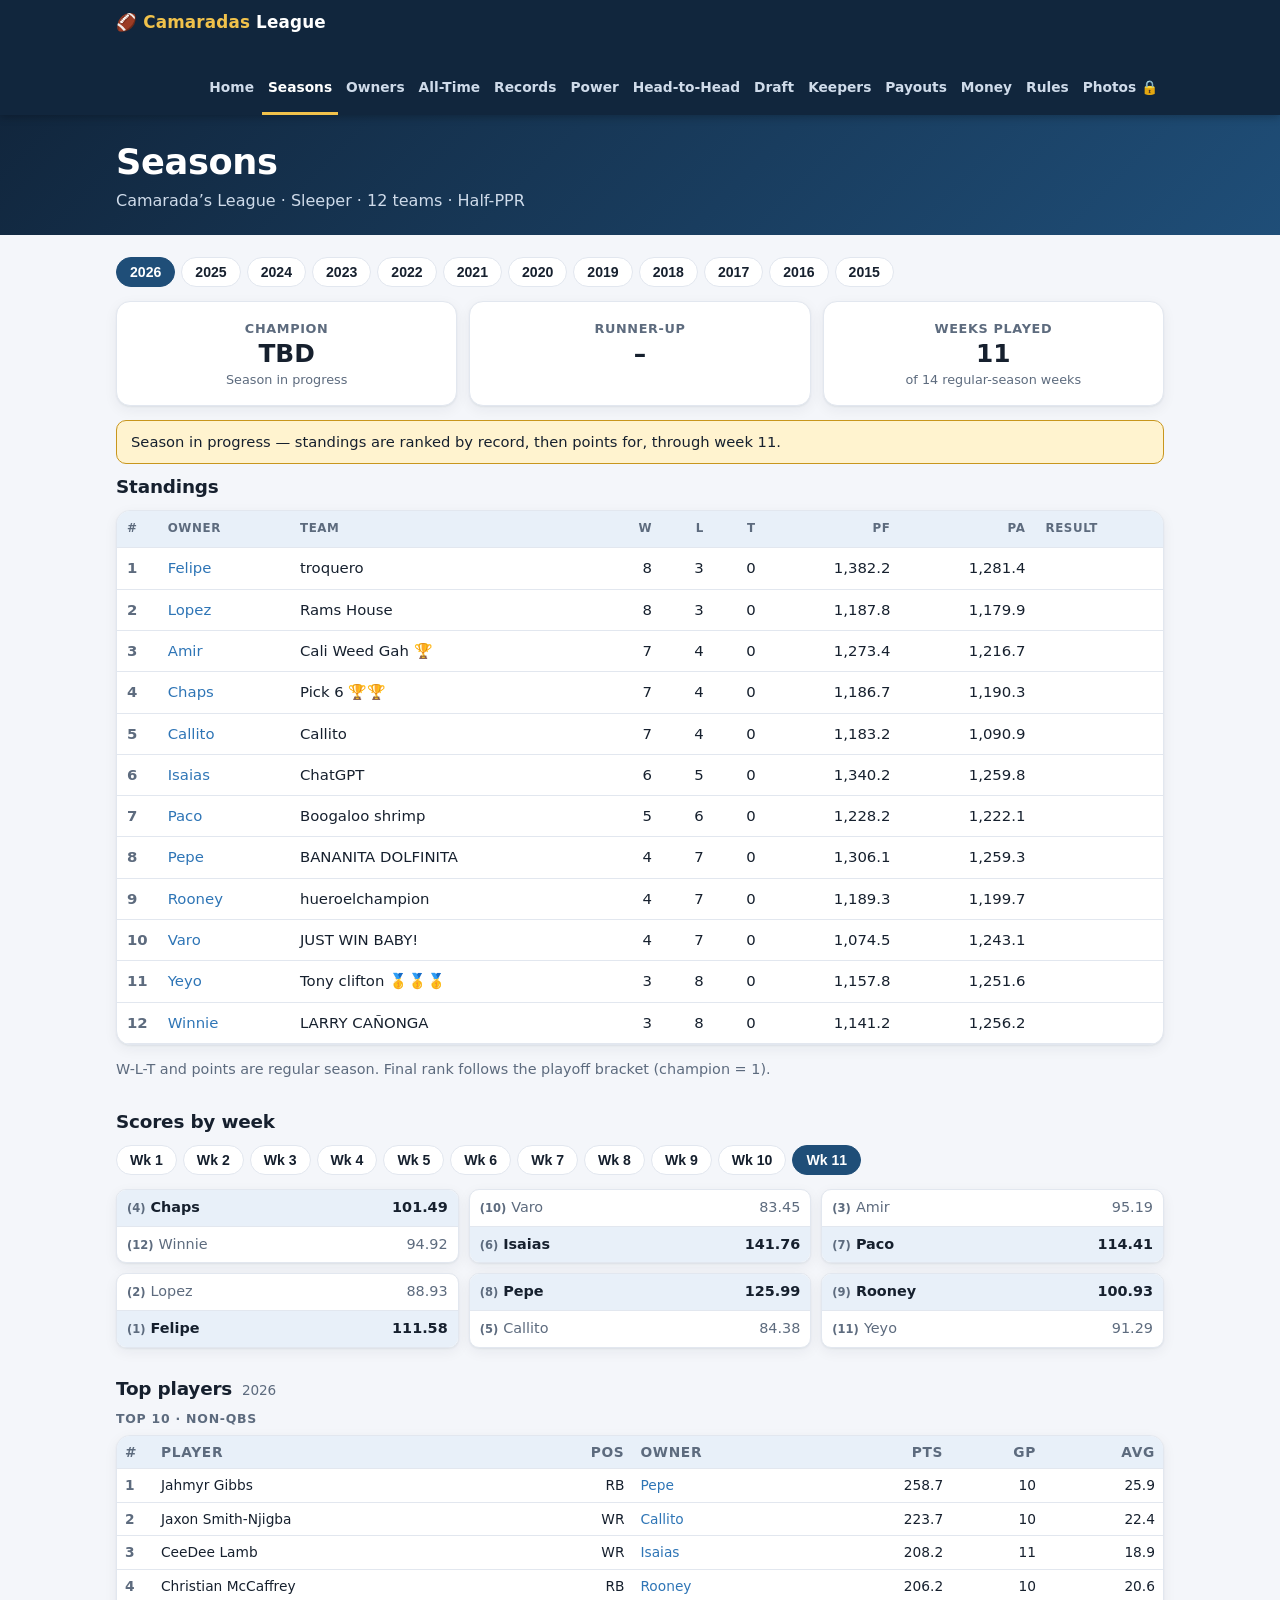
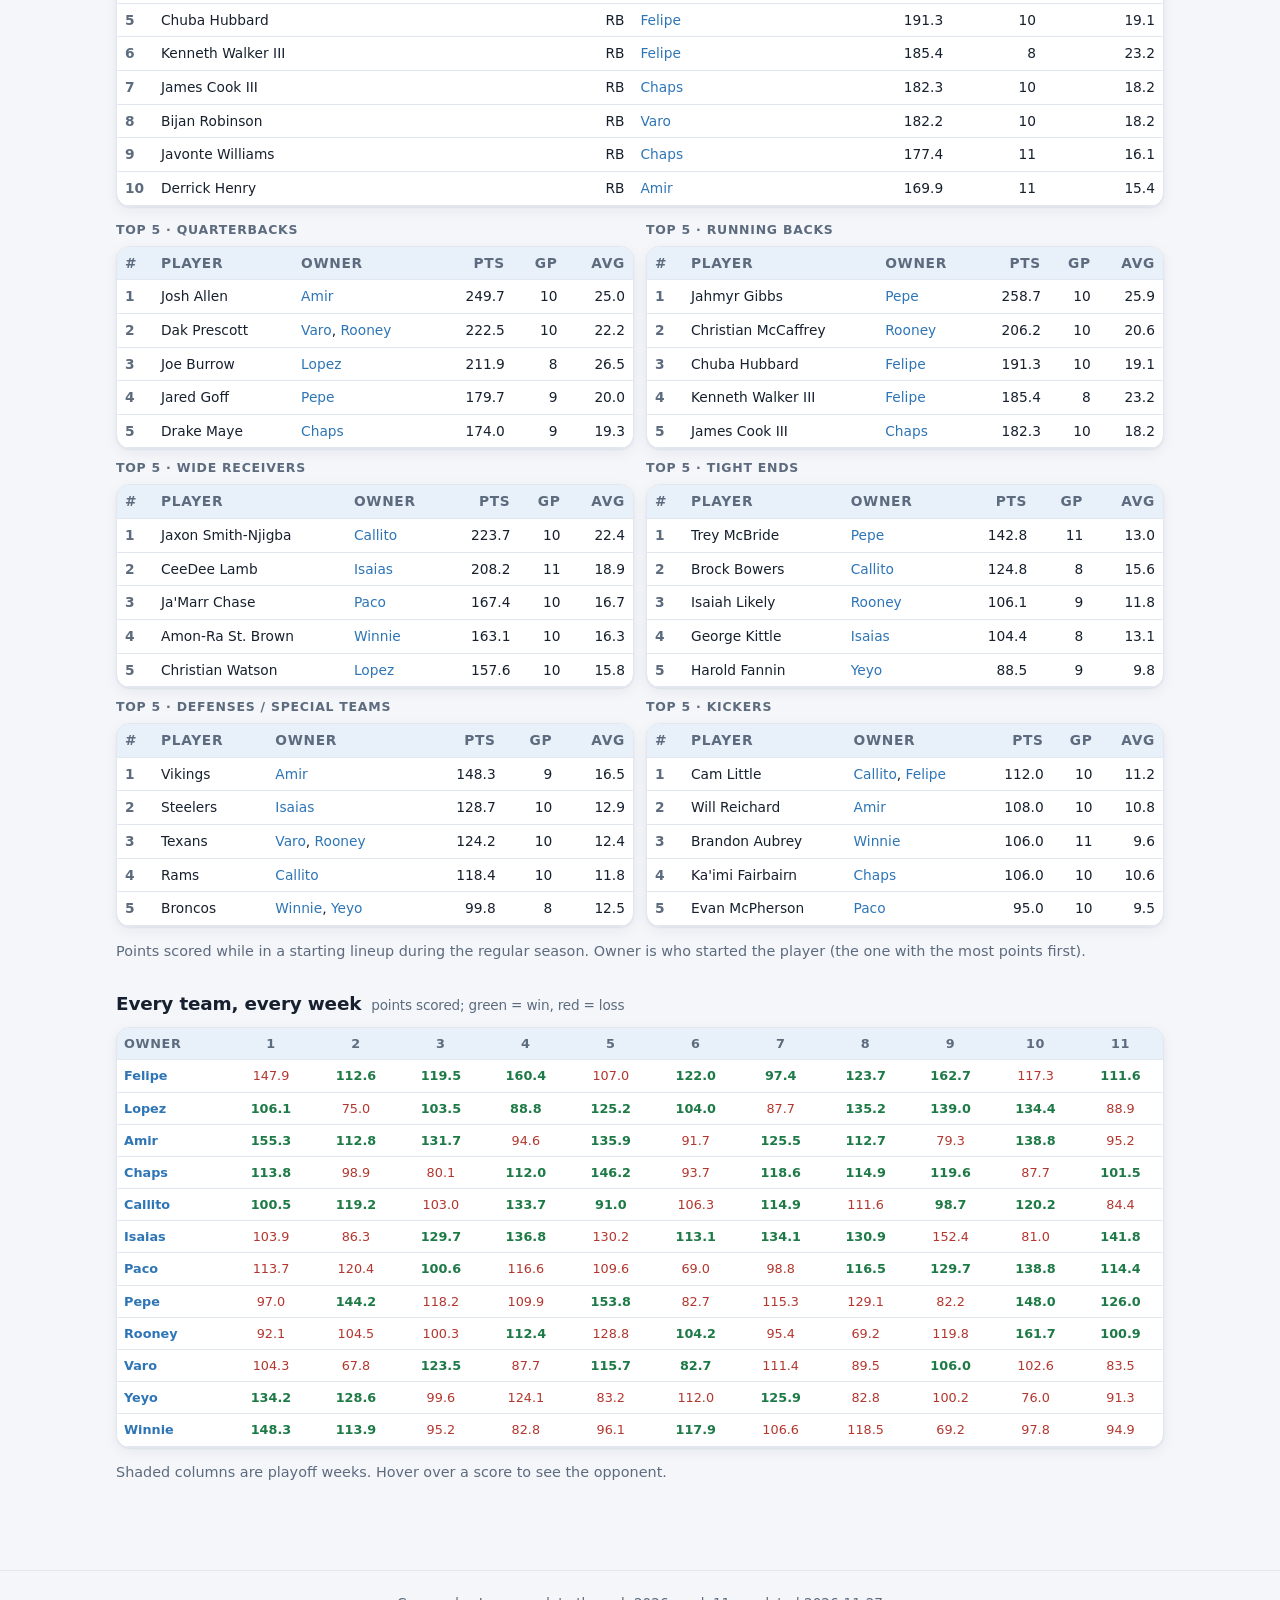
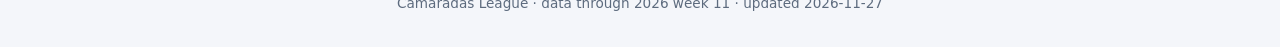
<file: standings.html>
<!doctype html>
<html lang="en">
<head>
<meta charset="utf-8">
<meta name="viewport" content="width=device-width, initial-scale=1">
<title>Seasons</title>
<meta http-equiv="refresh" content="0; url=seasons.html">
<script>location.replace("seasons.html" + location.search);</script>
</head>
<body><p>This page moved to <a href="seasons.html">Seasons</a>.</p></body>
</html>
</file>
<file: assets/site.css>
/* Camaradas League site -- shared styles */
:root {
  --bg: #f4f6fa;
  --card: #ffffff;
  --ink: #16202e;
  --muted: #5d6b7e;
  --line: #e2e7ef;
  --accent: #1f4e78;
  --accent-2: #2e75b6;
  --accent-soft: #e8f0f9;
  --gold: #c8961c;
  --gold-soft: #fff3cf;
  --silver-soft: #eceff3;
  --win: #1d7a46;
  --loss: #b3372f;
  --hero-a: #11263d;
  --hero-b: #1f4e78;
  --shadow: 0 1px 2px rgba(16, 32, 56, .06), 0 4px 14px rgba(16, 32, 56, .06);
  --radius: 14px;
}
@media (prefers-color-scheme: dark) {
  :root {
    --bg: #0e141d;
    --card: #17202c;
    --ink: #e8edf5;
    --muted: #9aa8bb;
    --line: #263244;
    --accent: #8fb8e6;
    --accent-2: #6ea6dd;
    --accent-soft: #1d2b3d;
    --gold: #e3b341;
    --gold-soft: #3a2f10;
    --silver-soft: #222d3b;
    --win: #4cc287;
    --loss: #ef7b72;
    --hero-a: #0a1522;
    --hero-b: #17406a;
    --shadow: 0 1px 2px rgba(0, 0, 0, .4), 0 4px 14px rgba(0, 0, 0, .3);
  }
}
* { box-sizing: border-box; }
html { -webkit-text-size-adjust: 100%; }
body {
  margin: 0; background: var(--bg); color: var(--ink);
  font: 16px/1.5 system-ui, -apple-system, "Segoe UI", Roboto, "Helvetica Neue", Arial, "Noto Color Emoji", sans-serif;
}
a { color: var(--accent-2); text-decoration: none; }
a:hover { text-decoration: underline; }
h1, h2, h3 { line-height: 1.2; margin: 0; letter-spacing: -.01em; }
.wrap { max-width: 1080px; margin: 0 auto; padding: 0 16px; }

/* header */
.topbar { background: var(--hero-a); color: #fff; position: sticky; top: 0; z-index: 20; box-shadow: 0 2px 8px rgba(0,0,0,.25); }
.topbar .wrap { display: flex; align-items: center; gap: 18px; min-height: 52px; flex-wrap: wrap; }
.brand { font-weight: 800; letter-spacing: .01em; color: #fff; font-size: 1.05rem; padding: 10px 0; }
.brand:hover { text-decoration: none; }
.brand span { color: #f1c24b; }
.nav { display: flex; gap: 2px; flex-wrap: wrap; margin-left: auto; }
.nav a { color: #cfdbea; padding: 14px 6px; font-size: .86rem; font-weight: 600; border-bottom: 3px solid transparent; }
.nav a:hover { color: #fff; text-decoration: none; }
.nav a.on { color: #fff; border-bottom-color: #f1c24b; }
@media (max-width: 720px) {
  .nav { margin-left: 0; width: 100%; overflow-x: auto; flex-wrap: nowrap; }
  .nav a { padding: 10px 10px; white-space: nowrap; }
}

/* hero */
.hero { background: linear-gradient(135deg, var(--hero-a), var(--hero-b)); color: #fff; padding: 56px 0 48px; }
.hero h1 { font-size: clamp(2.1rem, 6vw, 3.4rem); font-weight: 900; }
.hero h1 em { font-style: normal; color: #f1c24b; }
.hero p { color: #cfdbea; max-width: 620px; margin: 12px 0 22px; font-size: 1.08rem; }
.hero .cta { display: flex; gap: 10px; flex-wrap: wrap; }
.btn { display: inline-block; padding: 10px 18px; border-radius: 999px; font-weight: 700; font-size: .95rem; border: 2px solid #f1c24b; color: #11263d; background: #f1c24b; }
.btn:hover { text-decoration: none; filter: brightness(1.06); }
.btn.ghost { background: transparent; color: #fff; border-color: rgba(255,255,255,.45); }
.owner-chips { display: flex; flex-wrap: wrap; align-items: center; gap: 8px; margin-top: 20px; max-width: 820px; }
.owner-chips .lbl { width: 100%; color: #9fb4cc; font-size: .75rem; font-weight: 700; text-transform: uppercase; letter-spacing: .08em; }
.chip { display: inline-block; padding: 5px 13px; border-radius: 999px; background: rgba(255,255,255,.1); border: 1px solid rgba(255,255,255,.28); color: #fff; font-size: .9rem; font-weight: 600; }
.chip:hover { background: #f1c24b; border-color: #f1c24b; color: #11263d; text-decoration: none; }
.chip .t { color: #f1c24b; font-size: .8rem; margin-left: 2px; }
.chip:hover .t { color: #11263d; }
.page-head { background: linear-gradient(135deg, var(--hero-a), var(--hero-b)); color: #fff; padding: 26px 0 22px; }
.page-head h1 { font-size: clamp(1.6rem, 4.5vw, 2.2rem); font-weight: 800; }
.page-head p { color: #cfdbea; margin: 6px 0 0; }

/* layout */
main { padding: 22px 0 56px; }
section { margin: 0 0 30px; }
.sec-title { font-size: 1.15rem; font-weight: 800; margin: 0 0 12px; display: flex; align-items: baseline; gap: 10px; flex-wrap: wrap; }
.sec-title small { font-weight: 500; color: var(--muted); font-size: .85rem; }
.card { background: var(--card); border: 1px solid var(--line); border-radius: var(--radius); box-shadow: var(--shadow); }
.pad { padding: 16px; }
.grid { display: grid; gap: 12px; }
.g2 { grid-template-columns: repeat(2, 1fr); }
.g3 { grid-template-columns: repeat(3, 1fr); }
.g4 { grid-template-columns: repeat(4, 1fr); }
.g6 { grid-template-columns: repeat(6, 1fr); }
@media (max-width: 860px) { .g6 { grid-template-columns: repeat(3, 1fr); } .g4 { grid-template-columns: repeat(2, 1fr); } .g3 { grid-template-columns: repeat(2, 1fr); } }
@media (max-width: 560px) { .g2, .g3 { grid-template-columns: 1fr; } .g6 { grid-template-columns: repeat(2, 1fr); } }
.note { color: var(--muted); font-size: .9rem; }
.warn { background: var(--gold-soft); border: 1px solid var(--gold); color: var(--ink); padding: 10px 14px; border-radius: 10px; font-size: .92rem; margin-bottom: 12px; }
.error { background: #fdecea; border: 1px solid #e5a29b; color: #7a1d16; padding: 14px; border-radius: 10px; }
@media (prefers-color-scheme: dark) { .error { background: #3a1613; color: #f5c6c2; border-color: #7a2a24; } }

/* tiles */
.tile { padding: 14px; text-align: center; }
.tile b { display: block; font-size: 1.55rem; font-weight: 800; line-height: 1.1; }
.tile span { color: var(--muted); font-size: .8rem; text-transform: uppercase; letter-spacing: .05em; font-weight: 600; }
.tile.gold b { color: var(--gold); }

/* tables */
.table-wrap { overflow-x: auto; border-radius: var(--radius); }
table { width: 100%; border-collapse: collapse; font-size: .93rem; background: var(--card); }
.card table { background: transparent; }
th, td { padding: 9px 10px; text-align: right; border-bottom: 1px solid var(--line); white-space: nowrap; }
th:first-child, td:first-child { text-align: left; }
th { font-size: .74rem; text-transform: uppercase; letter-spacing: .05em; color: var(--muted); background: var(--accent-soft); font-weight: 700; position: sticky; top: 0; }
th.sortable { cursor: pointer; user-select: none; }
th.sortable:hover { color: var(--ink); }
th.sorted::after { content: " \25BE"; }
th.sorted.asc::after { content: " \25B4"; }
tbody tr:hover { background: var(--accent-soft); }
tr.champ td { background: var(--gold-soft); font-weight: 600; }
td.l, th.l { text-align: left; }
td.c, th.c { text-align: center; }
td.wrapok { white-space: normal; }
tfoot td { font-weight: 800; background: var(--accent-soft); }
.rank { color: var(--muted); font-weight: 700; width: 36px; }
.pos { color: var(--win); font-weight: 700; }
.neg { color: var(--loss); font-weight: 700; }
.muted { color: var(--muted); }

/* badges */
.badge { display: inline-block; padding: 2px 9px; border-radius: 999px; font-size: .76rem; font-weight: 700; background: var(--silver-soft); color: var(--muted); }
.badge.gold { background: var(--gold-soft); color: var(--gold); border: 1px solid var(--gold); }
.badge.blue { background: var(--accent-soft); color: var(--accent); }
.badge.out { opacity: .75; }

/* pills / selects */
.pills { display: flex; gap: 6px; flex-wrap: wrap; margin-bottom: 14px; }
.pill { border: 1px solid var(--line); background: var(--card); color: var(--ink); padding: 6px 13px; border-radius: 999px; font-weight: 700; font-size: .88rem; cursor: pointer; }
.pill:hover { border-color: var(--accent-2); }
.pill.on { background: var(--accent); color: #fff; border-color: var(--accent); }
@media (prefers-color-scheme: dark) { .pill.on { color: #0e141d; } }
select, input[type=password], input[type=text] {
  font: inherit; padding: 9px 12px; border-radius: 10px; border: 1px solid var(--line); background: var(--card); color: var(--ink);
}
.row { display: flex; gap: 10px; flex-wrap: wrap; align-items: center; }

/* champions strip */
.champs { display: grid; grid-template-columns: repeat(auto-fill, minmax(190px, 1fr)); gap: 10px; }
.champ-card { padding: 12px 14px; border-left: 4px solid var(--gold); }
.champ-card .y { font-weight: 900; color: var(--gold); font-size: 1.1rem; }
.champ-card .n { font-weight: 800; }
.champ-card .t { color: var(--muted); font-size: .85rem; overflow: hidden; text-overflow: ellipsis; white-space: nowrap; }

/* link grid */
.linkcard { display: block; padding: 18px 16px; color: var(--ink); }
.linkcard:hover { text-decoration: none; border-color: var(--accent-2); transform: translateY(-1px); }
.linkcard b { display: block; font-size: 1.05rem; margin-bottom: 2px; }
.linkcard span { color: var(--muted); font-size: .88rem; }

/* owner page */
.owner-nav { display: flex; gap: 6px; overflow-x: auto; padding-bottom: 6px; margin-bottom: 14px; }
.owner-nav a { flex: none; padding: 5px 12px; border-radius: 999px; border: 1px solid var(--line); background: var(--card); color: var(--ink); font-size: .85rem; font-weight: 600; }
.owner-nav a.on { background: var(--accent); color: #fff; border-color: var(--accent); }
@media (prefers-color-scheme: dark) { .owner-nav a.on { color: #0e141d; } }
.rec-card { padding: 14px 16px; }
.rec-card .k { color: var(--muted); font-size: .78rem; text-transform: uppercase; letter-spacing: .05em; font-weight: 700; }
.rec-card .v { font-size: 1.7rem; font-weight: 800; line-height: 1.15; margin: 2px 0; }
.rec-card .d { color: var(--muted); font-size: .88rem; }
.top-block { padding: 14px 16px; }
.top-block h3 { font-size: .8rem; text-transform: uppercase; letter-spacing: .05em; color: var(--muted); margin-bottom: 8px; }
.top-block .first { font-size: 1.15rem; font-weight: 800; }
.top-block .first small { font-weight: 500; color: var(--muted); font-size: .85rem; }
.top-block ol { margin: 8px 0 0; padding-left: 20px; color: var(--muted); font-size: .9rem; }
.top-block li { padding: 1px 0; }
.top-block li b { color: var(--ink); font-weight: 600; }
.bar { display: inline-block; height: 7px; border-radius: 4px; background: var(--accent-2); vertical-align: middle; margin-right: 6px; opacity: .85; }

/* h2h matrix */
.matrix td, .matrix th { text-align: center; padding: 7px 6px; font-size: .82rem; min-width: 52px; }
.matrix th:first-child, .matrix td:first-child { position: sticky; left: 0; background: var(--card); z-index: 2; text-align: left; font-weight: 700; min-width: 84px; }
.matrix th:first-child { background: var(--accent-soft); }
.matrix td.self { background: var(--silver-soft); color: var(--muted); }

/* photos */
.thumbs { display: grid; grid-template-columns: repeat(auto-fill, minmax(190px, 1fr)); gap: 10px; }
.thumb { position: relative; background: var(--silver-soft); border-radius: 12px; overflow: hidden; aspect-ratio: 4 / 3; cursor: zoom-in; border: 1px solid var(--line); }
.thumb img { width: 100%; height: 100%; object-fit: cover; display: block; }
.thumb .cap { position: absolute; left: 0; right: 0; bottom: 0; padding: 18px 10px 7px; color: #fff; font-size: .8rem; font-weight: 600; background: linear-gradient(transparent, rgba(0,0,0,.72)); }
.strip { display: flex; gap: 12px; overflow-x: auto; scroll-snap-type: x mandatory; padding-bottom: 8px; }
.strip .thumb { flex: none; width: min(78vw, 320px); scroll-snap-align: start; }
.strip.solo .thumb { width: min(100%, 760px); aspect-ratio: 3 / 2; cursor: default; }
.strip.few { display: grid; grid-template-columns: repeat(auto-fit, minmax(260px, 1fr)); overflow: visible; }
.strip.few .thumb { width: auto; cursor: default; }
.lock { max-width: 420px; margin: 40px auto; text-align: center; padding: 28px 22px; }
.lock h2 { margin-bottom: 6px; }
.lock input { width: 100%; margin: 14px 0 10px; }
.lock .btn { width: 100%; cursor: pointer; font-size: 1rem; }
.lightbox { position: fixed; inset: 0; background: rgba(5, 9, 15, .94); z-index: 100; display: none; align-items: center; justify-content: center; flex-direction: column; padding: 16px; }
.lightbox.open { display: flex; }
.lightbox img { max-width: 100%; max-height: 82vh; border-radius: 6px; }
.lightbox .lb-cap { color: #e8edf5; margin-top: 10px; text-align: center; }
.lightbox .x { position: absolute; top: 12px; right: 16px; color: #fff; font-size: 2rem; background: none; border: 0; cursor: pointer; }
.lightbox .nav-btn { position: absolute; top: 50%; color: #fff; font-size: 2.4rem; background: none; border: 0; cursor: pointer; padding: 12px; }
.lightbox .prev { left: 4px; } .lightbox .next { right: 4px; }

footer { color: var(--muted); font-size: .85rem; padding: 22px 0 34px; border-top: 1px solid var(--line); text-align: center; }
.loading { color: var(--muted); padding: 30px; text-align: center; }
@media print { .topbar, footer, .pills, .owner-nav { display: none; } body { background: #fff; } }

/* record watch feed */
.sub-title { margin: 0 0 10px; font-size: 1rem; }
.feed { list-style: none; margin: 0; padding: 0; }
.feed li { padding: 9px 0; border-top: 1px solid var(--line); line-height: 1.45; }
.feed li:first-child { border-top: 0; padding-top: 0; }

/* callout, rules text */
.callout { background: var(--gold-soft); border: 1px solid var(--gold); border-radius: var(--radius); padding: 12px 16px; margin: 0 0 16px; font-size: .92rem; }
.rules p { margin: 0 0 10px; line-height: 1.55; }
.rules p:last-child { margin-bottom: 0; }
.rules-list { margin: 0 0 10px; padding-left: 20px; line-height: 1.55; }
.rules-list li { margin: 4px 0; }
</file>
